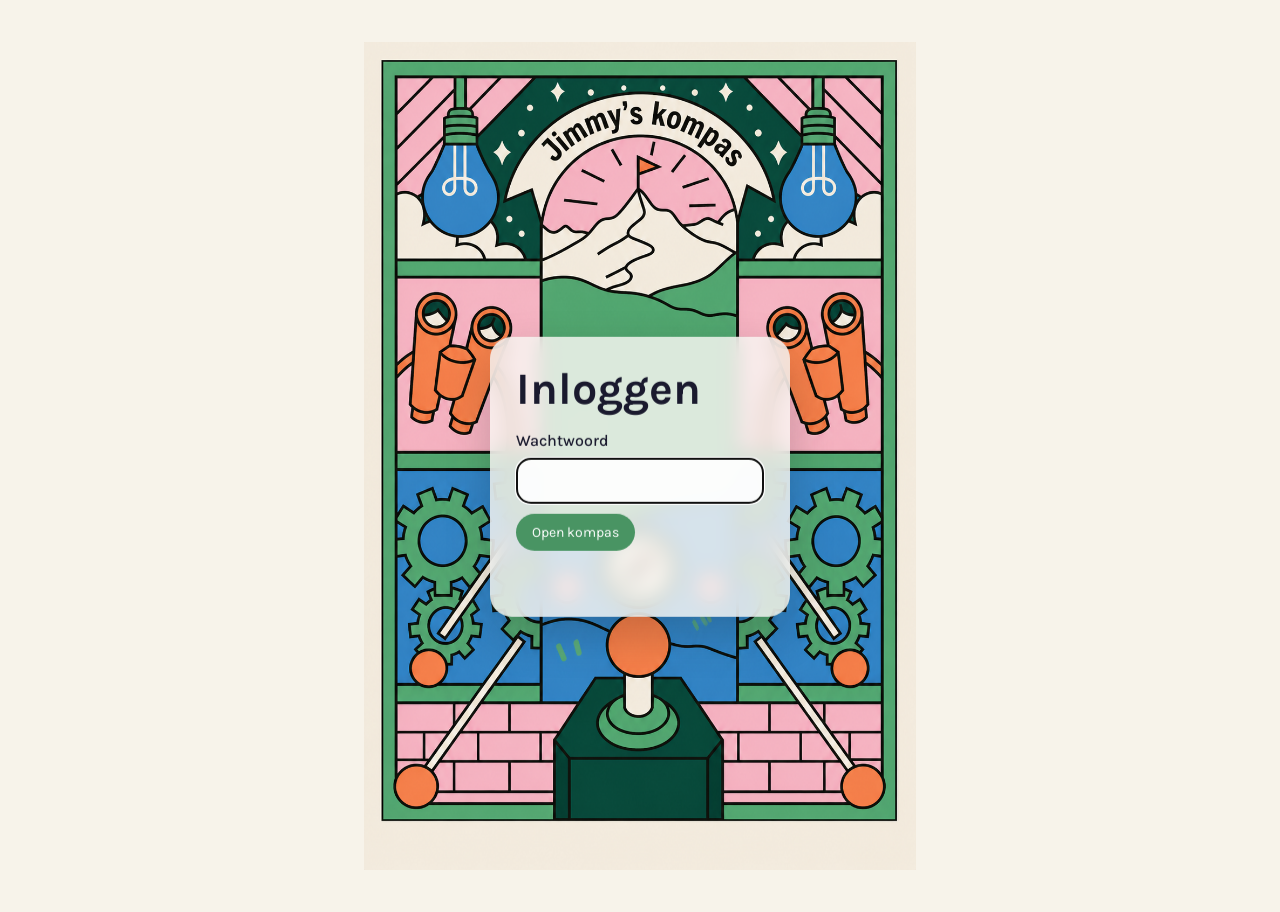
<file: index.html>
<!doctype html>
<html lang="nl">
<head>
  <meta charset="utf-8" />
  <meta name="viewport" content="width=device-width, initial-scale=1" />
  <title>Jimmy's Kompas</title>
  <link rel="preconnect" href="https://fonts.googleapis.com">
  <link rel="preconnect" href="https://fonts.gstatic.com" crossorigin>
  <link href="https://fonts.googleapis.com/css2?family=Instrument+Serif:ital@0;1&family=Playfair+Display:wght@400;500;600;700&family=Karla:wght@300;400;500;600;700;800&display=swap" rel="stylesheet">
  <link rel="stylesheet" href="styles.css?v=20260508-overzicht-weg" />
</head>
<body>
  <!-- LOGIN -->
  <div id="gate" class="gate">
    <div class="gate-art" aria-hidden="true">
      <img src="jimmys-kompas-login-poster.svg" alt="" />
    </div>
    <form class="gate-card gate-card--grass" autocomplete="off">
      <h1>Inloggen</h1>
      <label for="pw">Wachtwoord</label>
      <input id="pw" type="password" inputmode="text" />
      <button id="gate-submit" class="btn btn-primary" type="button">Open kompas</button>
      <p id="pw-error" class="error" role="alert">Niet de juiste code.</p>
    </form>
  </div>

  <main id="content">
    <!-- HERO -->
    <section class="hero theme-hero" id="top">
      <nav class="topnav" aria-label="Hoofdnavigatie">
        <div class="navlinks" aria-label="Desktop navigatie">
          <a href="#start">Start</a>
          <a href="#brein">Jouw brein</a>
          <a href="#week">Deze week</a>
          <a href="#routes">Routes</a>
          <a href="#beroepen">Beroepen</a>
          <a href="#scholen">Scholen</a>
          <a href="#oefenen">Oefenen</a>
        </div>
        <button class="menu-toggle" type="button" aria-expanded="false" aria-controls="primary-nav" aria-label="Menu openen">
          <span></span>
          <span></span>
          <span></span>
        </button>
      </nav>

      <div class="nav-drawer" id="nav-drawer" aria-hidden="true">
        <div class="nav-backdrop" id="nav-backdrop"></div>
        <div class="nav-panel" id="primary-nav">
          <button class="nav-close" type="button" aria-label="Menu sluiten">&#10005;</button>
          <a href="#start">Start</a>
          <a href="#brein">Jouw brein</a>
          <a href="#week">Deze week</a>
          <a href="#routes">Routes</a>
          <a href="#beroepen">Beroepen</a>
          <a href="#scholen">Scholen</a>
          <a href="#oefenen">Oefenen</a>
        </div>
      </div>

      <div class="hero-grid hero-grid--title-only">
        <h1 class="hero-title">Jimmy's<br>Kompas</h1>
        <a class="scroll-hint" href="#start">↓ scroll</a>
      </div>
    </section>


    <!-- START -->
    <section class="section section-intro intro-option intro-start" id="start">
      <div class="section-head">
        <p class="eyebrow">Start</p>
        <h2>Wat je hier vindt</h2>
        <p>Hier vind je scholen, een plan om sterker te worden op school en beroepen om te ontdekken wat je interessant vindt.</p>
        <p>Omdat het nu meivakantie is, gebruiken we dit ook om rustig vooruit te kijken naar het nieuwe schooljaar.</p>
        <div class="intro-start-steps">
          <p>Voor nu; niet alles tegelijk.</p>
          <ul class="intro-start-list">
            <li>School kiezen<br>Scholen bekijken, bewaren en vergelijken.</li>
            <li>Deze week<br>Kijken wat openstaat en wat eraan komt.</li>
            <li>Vragen opschrijven<br>Wat onduidelijk is, hoeft niet in je hoofd te blijven.</li>
          </ul>
        </div>
        <figure class="intro-art">
          <img src="wat-je-hier-vindt-art.svg" alt="" />
        </figure>
      </div>
    </section>

<!-- ══════════════════════════════════════════════════════
     BREIN + SCHOOL — samengevoegd
     Vervangt: <section id="brein"> én <section id="school">
     ══════════════════════════════════════════════════════ -->
<section class="section theme-brein" id="brein">

  <!-- 1 ── HEADER ───────────────────────────────────────── -->
  <div class="section-head">
    <p class="eyebrow">Jouw brein</p>
    <h2>Wat de tests laten zien</h2>
    <p>Drie tests, op drie verschillende momenten. Ze meten niet hetzelfde, en dat is precies waarom ze samen pas echt iets zeggen.</p>
  </div>


  <!-- 2 ── DRIE TESTKAARTEN ─────────────────────────────── -->
  <div class="grid cards-3">

    <article class="card">
      <p class="eyebrow">5 jaar · WPPSI-III</p>
      <h3>139 performaal IQ</h3>
      <p>Doe-onderdelen zoals<br>
         patronen, blokken en redeneren<br>
         ging bijzonder goed.<br>
         Taal was gemiddeld. Die kloof zat er al vroeg in.</p>
    </article>

    <article class="card">
      <p class="eyebrow">6 jaar · SON-R</p>
      <h3>145+ non-verbaal</h3>
      <p>Toen taal werd weggehaald,<br>
         zat je tegen het plafond<br>
         van wat de test kon meten.</p>
    </article>

    <article class="card">
      <p class="eyebrow">13 jaar · NIO</p>
      <h3>100 schoolvaardigheid</h3>
      <p>Een klassikale groepstest met veel taal.<br>
         Past bij eerdere tests.</p>
    </article>

  </div>


  <!-- 3 ── WAT DIT ZEGT ─────────────────────────────────── -->
  <div class="section-subhead" style="margin-top: clamp(38px,5vw,64px);">
    <h3>Wat dit samen zegt</h3>
    <p>In het onderzoek op je 6e merkten de onderzoekers iets op:
       terwijl je elke opdracht goed maakte, zei je de hele tijd dat je het niet kon.
       Je pakte de puzzels op, je loste ze op,
       en ondertussen geloofde je dat je faalde.
       Dat verschil tussen wat je doet en wat je denkt dat je doet:
       dat is het belangrijkste om over jezelf te weten.<br><br>
       Nu op school zie je dat ook terug.
       Sommige vakken gaan min of meer vanzelf.
       Maar andere vragen iets wat lastiger is dan het werk zelf:
       eerder beginnen, vaker proberen, ook als je niet zeker weet of het goed wordt.
       Wiskunde de dag voor een toets leren werkt soms,
       maar het gaat beter met kleine stukjes, eerder in de week.<br><br>
       Niet omdat je meer nodig hebt dan je hebt.
       Maar omdat wat je erin stopt, ook echt bepaalt wat je eruit haalt.</p>
  </div>


  <!-- 4 ── ZO LEER JIJ ─────────────────────────────────── -->
  <div class="school-block">
    <div class="school-subhead">
      <h3>Zo leer jij</h3>
      <p>Niet iedereen leert op dezelfde manier.
         Dit is wat bij jou past, niet als verplichting maar als informatie.</p>
    </div>

    <div class="grid cards-2">

      <article class="card">
        <h3>Als iets logisch in elkaar zit</h3>
        <p>Technische dingen, systemen, verbanden: die pik je snel op.
           Je hebt geen lange uitleg nodig. Je ziet hoe iets werkt
           en dan klopt het gewoon.</p>
      </article>

      <article class="card">
        <h3>Via verhalen en context</h3>
        <p>Losse feiten onthoud je minder goed. Maar als er een verhaal omheen zit,
           wie, waarom en wat er daarna gebeurde, blijft het hangen.
           Geschiedenis werkt daarom zo goed.</p>
      </article>

      <article class="card">
        <h3>Stukje voor stukje beginnen</h3>
        <p>Beginnen is soms het zwaarste deel, niet het werk zelf.
           Kleine stapjes helpen meer dan wachten tot je er klaar voor bent.
           Als je eenmaal bezig bent, gaat het vaak vanzelf.</p>
      </article>

      <article class="card">
        <h3>Met ruimte om te proberen</h3>
        <p>Engels zit er al in, omdat het nooit als leren voelde.
           Via games, video's, interest. Dat principe werkt overal:
           als mogen proberen veiliger voelt dan moeten slagen,
           leer je sneller.</p>
      </article>

    </div>
  </div>


  <!-- 5 ── WAAR ENERGIE ZIT (cijfers) ──────────────────── -->
  <div class="school-block school-block--energy">
    <div class="school-subhead">
      <h3>Waar je het ziet</h3>
      <p>Hier krijgt jouw manier van leren ruimte.
         Niet toevallig: dit zijn precies de vakken die bij jou passen.</p>
    </div>

    <div class="school-card-grid school-card-grid--energy">

      <article class="card school-card school-card--energy">
        <div class="school-card-head">
          <h4>Tech &amp; informatica</h4>
          <span class="school-grade">9,0</span>
        </div>
        <p>Logica en systemen, precies hoe jij denkt.
           Geen wonder dat dit vanzelf gaat.</p>
      </article>

      <article class="card school-card school-card--energy">
        <div class="school-card-head">
          <h4>Engels</h4>
          <span class="school-grade">8,8</span>
        </div>
        <p>Binnengekomen via games en interesse.
           Nooit als leren gevoeld, en toch perfect geleerd.</p>
      </article>

      <article class="card school-card school-card--energy">
        <div class="school-card-head">
          <h4>Geschiedenis</h4>
          <span class="school-grade">10</span>
        </div>
        <p>Verhalen onthouden is jouw ding.
           Dit vak speelt het spel op jouw manier.</p>
      </article>

    </div>
  </div>


  <!-- 6 ── OVER TAAL ───────────────────────────────────── -->
  <div class="school-block">
    <div class="school-subhead">
      <h3>Over taal leren</h3>
      <p>Engels is er al in, via de manier die voor jou werkt.
         Frans en Duits kunnen ook, maar vragen een andere aanpak.</p>
    </div>

    <div class="grid cards-2">

      <article class="card">
        <h3>Passief werkt bij jou goed</h3>
        <p>Engels zat er in zonder dat je het merkte.
           Dat is hoe jij taal oppikt: via series, games, muziek.
           Frans met Nederlandse ondertitels kijken werkt.
           Duits ook. Niet als huiswerk, gewoon af en toe.</p>
      </article>

      <article class="card">
        <h3>Lezen wat jij kiest</h3>
        <p>Schoolteksten voelen anders dan iets dat je zelf wil lezen.
           Een kort artikel over iets wat je echt interesseert,
           in het Frans, Duits of Nederlands, werkt beter
           dan een bladzijde die je moét lezen.</p>
      </article>

      <article class="card">
        <h3>Korte stukjes, niet alles tegelijk</h3>
        <p>Tien minuten per dag werkt beter dan één uur per week.
           Klein en regelmatig: dat past bij hoe jij dingen opslaat.
           Geen grote sessies, geen druk van perfectie.</p>
      </article>

      <article class="card">
        <h3>Proberen zonder gevolgen</h3>
        <p>Als het goed moet zijn vóór je begint, begin je nooit.
           De reden dat Engels werkte is dat een fout in een game
           geen cijfer opleverde. Die ruimte mag je ook bij andere talen nemen.</p>
      </article>

    </div>
  </div>


  <!-- 7 ── WAT MEER TIJD VRAAGT ────────────────────────── -->
  <div class="school-block">
    <div class="school-subhead">
      <h3>Wat meer tijd vraagt</h3>
      <p>Niet omdat je het niet kunt, maar omdat het een andere aanpak nodig heeft.</p>
    </div>

    <div class="school-card-grid school-card-grid--support">

      <article class="card school-card school-card--support">
        <div class="school-card-head">
          <h4>Starten</h4>
        </div>
        <p>Beginnen kost meer energie dan het werk zelf.
           Dat is geen luiheid, het is hoe jouw motor werkt.
           Kleine eerste stap helpt: één zin, één som, één minuut.</p>
      </article>

      <article class="card school-card school-card--support">
        <div class="school-card-head">
          <h4>Laten zien wat je weet</h4>
        </div>
        <p>Wat in je hoofd zit, komt er niet altijd vanzelf uit.
           Bij een toets of gesprek is dat soms moeilijker
           dan het denken zelf. Dat is te oefenen, rustig en stap voor stap.</p>
      </article>

      <article class="card school-card school-card--support">
        <div class="school-card-head">
          <h4>Wiskunde</h4>
        </div>
        <p>Abstract oefenen kost nu meer energie.
           Met uitleg en stap voor stap werken lukt het vaak beter.
           Jouw rekenkundig inzicht is hoog, maar de weg erheen vraagt structuur.</p>
      </article>

      <article class="card school-card school-card--support">
        <div class="school-card-head">
          <h4>Frans en Duits op school</h4>
        </div>
        <p>In een lokaal voelt taal anders dan via een scherm.
           Herhaling helpt, niet per se langer werken,
           maar vaker en kleiner. Tien minuten telt.</p>
      </article>

    </div>
  </div>

</section>
<!-- ══ einde sectie #brein ══ -->


        <!-- DEZE WEEK -->
    <section class="section theme-week" id="week">
      <div class="section-head">
        <h2>Deze week</h2>
        <p>Huiswerk en toetsen uit Magister. Kijk wat openstaat en wanneer iemand meekijkt.</p>
      </div>
      <div class="tabs">
        <button class="tab is-active" type="button" data-week-show="week-1">11 – 17 mei</button>
        <button class="tab" type="button" data-week-show="week-2">18 – 24 mei</button>
      </div>
      <div class="stack" data-week-panel="week-1">

        <div class="wa-today card" id="wa-today">
          <div class="wa-today-left">
            <p class="eyebrow" id="wa-today-label">Vandaag</p>
            <h3 class="wa-day-name" id="wa-day-name">—</h3>
            <p class="wa-date" id="wa-date"></p>
          </div>
          <div class="wa-today-right" id="wa-today-content">
            <p class="wa-routine-line"><strong>Vandaag geen huiswerk of toetsen.</strong></p>
            <p class="wa-routine-line">Even vrijhouden. Alleen Magister kort checken.</p>
          </div>
        </div>

        <!-- Ma 11 mei -->
        <article class="card work-card" data-week-date="2026-05-11" data-week-type="huiswerk" data-week-subject="Economie" data-week-summary="Economie opgaven paragraaf 1" data-week-action-label="Nakijken" data-week-action="zondagavond met papa">
          <div class="card-row"><p class="eyebrow">Economie · ma 11 mei</p><span class="pill">Huiswerk</span></div>
          <h3>Opgaven paragraaf 1 — hoofdstuk 5</h3>
          <p>Afmaken: opgaven van paragraaf 1 van hoofdstuk 5 (B. Burggraaf, lokaal 125).</p>
          <div class="info-grid">
            <p><strong>Les</strong><span>maandag 11 mei · les 4 (13:25) · lokaal 125</span></p>
            <p><strong>Nakijken</strong><span>zondagavond · papa</span></p>
            <p><strong>Notitie</strong><span>Markeer sommen waar je vastloopt zodat papa ze kan doornemen.</span></p>
          </div>
        </article>

        <!-- Di 12 mei -->
        <article class="card work-card" data-week-date="2026-05-12" data-week-type="opdracht" data-week-subject="Frans" data-week-summary="vlog inleveren voor Frans" data-week-action-label="Check" data-week-action="staat hij klaar en kun je hem openen?">
          <div class="card-row"><p class="eyebrow">Frans · di 12 mei</p><span class="pill accent">Opdracht</span></div>
          <h3>Vlog inleveren</h3>
          <p>Vlog klaar hebben en inleveren bij de les Frans (E. Dupont, lokaal 320, 2e uur).</p>
          <div class="info-grid">
            <p><strong>Deadline</strong><span>dinsdag 12 mei · les 2 (10:05) · lokaal 320</span></p>
            <p><strong>Checken</strong><span>maandag avond · mama</span></p>
            <p><strong>Notitie</strong><span>Zorg dat de vlog klaarstaat en bereikbaar is.</span></p>
          </div>
        </article>

        <!-- Wo 13 mei -->
        <article class="card work-card" data-week-date="2026-05-13" data-week-type="opdracht" data-week-subject="Engels" data-week-summary="Jack the Ripper presentatie" data-week-action-label="Check" data-week-action="staat de presentatie klaar en kun je hem openen?">
          <div class="card-row"><p class="eyebrow">Engels · wo 13 mei</p><span class="pill accent">Opdracht</span></div>
          <h3>Jack the Ripper — presentatie</h3>
          <p>PowerPoint van 5 slides inleveren. Kijk in Magister of er nog extra eisen bij staan.</p>
          <div class="info-grid">
            <p><strong>Deadline</strong><span>woensdag 13 mei · les 2 (10:15) · lokaal 125</span></p>
            <p><strong>Overhoren</strong><span>dinsdag avond · mama</span></p>
            <p><strong>Notitie</strong><span>PPT opslaan vóór je vertrekt. Check of hij opent.</span></p>
          </div>
        </article>

        <article class="card work-card" data-week-date="2026-05-13" data-week-type="meenemen" data-week-subject="Duits" data-week-summary="laptop, Neue Kontakte en schrift" data-week-action-label="Check" data-week-action="Check vanavond of alles in je tas zit.">
          <div class="card-row"><p class="eyebrow">Duits · wo 13 mei</p><span class="pill">Meenemen</span></div>
          <h3>Laptop + Neue Kontakte + schrift</h3>
          <p>Neem je laptop, Neue Kontakte Flex-boek B en je schrift mee naar school.</p>
          <div class="info-grid">
            <p><strong>Les</strong><span>woensdag 13 mei · les 3 (11:35) · lokaal 329 · L. Zenkic</span></p>
            <p><strong>Check</strong><span>dinsdagavond: liggen alle drie klaar in je tas?</span></p>
            <p><strong>Notitie</strong><span>Laptop hoeft niet opgeladen te zijn — wel mee.</span></p>
          </div>
        </article>

      </div>
      <div class="stack" data-week-panel="week-2" hidden>
        <article class="card work-card">
          <div class="card-row"><p class="eyebrow">Week van 18 mei</p><span class="pill">Checken</span></div>
          <h3>Toetsen en huiswerk komen eraan</h3>
          <p>Zodra er nieuwe toetsen of huiswerk in Magister staan, worden ze hier gezet.</p>
          <div class="info-grid">
            <p><strong>Check Magister</strong><span>vrijdag na school</span></p>
            <p><strong>Notitie</strong><span>Maak een foto van de toetsstof zodra die erin staat.</span></p>
          </div>
        </article>
      </div>

      <aside class="card week-method" aria-labelledby="week-method-title">
        <p class="eyebrow" id="week-method-title">Werkwijze</p>
        <div class="week-method-grid">
          <article class="week-method-item">
            <svg class="week-method-icon week-method-icon--purple" viewBox="0 0 48 48" aria-hidden="true">
              <rect x="8" y="10" width="32" height="30" rx="6"></rect>
              <path d="M16 6v8M32 6v8M8 18h32M17 29l5 5 10-12"></path>
            </svg>
            <h3>Overhoren</h3>
            <p>Wiskunde: 3 dagen van tevoren.<br>Andere toetsen: 2 dagen van tevoren.</p>
          </article>
          <article class="week-method-item">
            <svg class="week-method-icon week-method-icon--green" viewBox="0 0 48 48" aria-hidden="true">
              <circle cx="24" cy="24" r="17"></circle>
              <path d="M16 25l6 6 12-14"></path>
            </svg>
            <h3>Nakijken</h3>
            <p>Eén keer nakijken.<br>Alleen bij vragen kijken we verder.</p>
          </article>
          <article class="week-method-item">
            <svg class="week-method-icon week-method-icon--blue" viewBox="0 0 48 48" aria-hidden="true">
              <path d="M24 7v34M24 7l-6 6M24 7l6 6M24 41l-6-6M24 41l6-6M7 24h34M7 24l6-6M7 24l6 6M41 24l-6-6M41 24l-6 6"></path>
            </svg>
            <h3>Daarna</h3>
            <p>Jij kiest wat je aanpast.<br>Niet alles hoeft opnieuw.</p>
          </article>
          <article class="week-method-item">
            <svg class="week-method-icon week-method-icon--gold" viewBox="0 0 48 48" aria-hidden="true">
              <circle cx="24" cy="24" r="9"></circle>
              <path d="M24 5v6M24 37v6M5 24h6M37 24h6M10.6 10.6l4.2 4.2M33.2 33.2l4.2 4.2M37.4 10.6l-4.2 4.2M14.8 33.2l-4.2 4.2"></path>
            </svg>
            <h3>Weekend</h3>
            <p>Zo veel mogelijk vrij.<br>Maandagwerk liefst vrijdag klaar.<br>Moet er toch iets? Dan kies jij wat nodig is.</p>
          </article>
        </div>
      </aside>
    </section>

    <!-- OEFENEN -->
    <section class="section theme-practice" id="oefenen">
      <div class="section-head">
        <p class="eyebrow">Oefenen</p>
        <h2>Flipcards</h2>
        <p>Kies een vak en draai de kaart om. Markeer wat je al kent — de rest komt vanzelf terug.</p>
      </div>

      <div class="practice-layout">

        <aside class="card side-card practice-panel">
          <h3>Voortgang</h3>
          <div class="panel-score">
            <span class="panel-score-num" data-flip-mastered>0</span>
            <span class="panel-score-sep">/</span>
            <span class="panel-score-total" data-flip-total>0</span>
          </div>
          <p class="panel-score-label">kaarten beheerst</p>
          <div class="panel-bar" aria-hidden="true">
            <div class="panel-bar-fill" data-panel-bar-fill></div>
          </div>
          <div class="reward-box" data-reward-box hidden>
            <strong data-reward-title>Klaar! 🎉</strong>
            <p data-reward-text>Alle kaarten van dit deck beheerst.</p>
          </div>
          <p class="flip-keys-hint" aria-hidden="true">
            <kbd>Spatie</kbd> draaien<br>
            <kbd>→</kbd> Goed &nbsp; <kbd>↓</kbd> Oefenen
          </p>
        </aside>

        <div class="practice-main">
          <div class="deck-block">
            <h3>Kies een vak</h3>
            <div class="deck-grid" data-deck-grid="active">
              <button class="card deck-card is-active" type="button" data-flip-set="frans">
                <span>Frans</span>
                <small data-deck-count="frans">0 kaarten</small>
              </button>
              <button class="card deck-card" type="button" data-flip-set="duits">
                <span>Duits</span>
                <small data-deck-count="duits">0 kaarten</small>
              </button>
              <button class="card deck-card" type="button" data-flip-set="wiskunde">
                <span>Wiskunde</span>
                <small data-deck-count="wiskunde">0 kaarten</small>
              </button>
              <button class="card deck-card" type="button" data-flip-set="natuurkunde">
                <span>Natuurkunde</span>
                <small data-deck-count="natuurkunde">0 kaarten</small>
              </button>
              <button class="card deck-card" type="button" data-flip-set="nederlands">
                <span>Nederlands</span>
                <small data-deck-count="nederlands">0 kaarten</small>
              </button>
            </div>
          </div>

          <article class="card flip-card" data-flip-card>
            <div class="card-row">
              <p class="eyebrow" data-flip-subject>Frans</p>
              <span class="pill" data-flip-progress>1 / 5</span>
            </div>

            <div class="flip-scene" data-flip-scene>
              <div class="flip-inner" data-flip-inner>
                <div class="flip-front" data-flip-face-front>
                  <span data-flip-front>regarder</span>
                  <small><span class="flip-icon" aria-hidden="true">↻</span> Tik om te draaien</small>
                </div>
                <div class="flip-back" data-flip-face-back>
                  <p class="flip-back-label">Antwoord</p>
                  <strong data-flip-back>kijken</strong>
                  <p data-flip-example class="flip-example">Je regarde une vidéo.</p>
                </div>
              </div>
            </div>

            <div class="flip-empty" data-flip-empty hidden>
              <strong>Nog geen kaarten</strong>
              <p>Als er input is voor dit vak, kan hier een deck komen. Bijvoorbeeld woorden, begrippen, formules of voorbeeldstappen.</p>
            </div>

            <div class="actions flip-actions">
              <button class="btn btn-ghost flip-btn-unknown" type="button" data-flip-unknown>↩ Nog oefenen</button>
              <button class="btn btn-primary flip-btn-known" type="button" data-flip-known>✓ Goed</button>
              <button class="btn btn-soft flip-btn-shuffle" type="button" data-flip-shuffle title="Schud de volgorde door elkaar">⇄</button>
            </div>
          </article>

          <details class="card deck-later">
            <summary>Later</summary>
            <p>Deze vakken staan alvast klaar. Je hoeft er niets mee als er nog geen kaarten zijn.</p>
            <div class="deck-grid" data-deck-grid="later">
              <button class="card deck-card" type="button" data-flip-set="scheikunde">
                <span>Scheikunde</span>
                <small data-deck-count="scheikunde">0 kaarten</small>
              </button>
            </div>
          </details>
        </div>
      </div>
    </section>

    <!-- BEROEPEN -->
    <section class="section theme-beroepen" id="beroepen">

      <div class="layout-split-head">
        <div class="section-head">
          <p class="eyebrow">Beroepen</p>
          <h2>Later begint<br>met proberen</h2>
          <p>Door dingen uit te proberen ontdek je wat bij je past. Gitaar, schrijven, schaken, koken, tekenen of sporten: zo merk je wat je energie geeft.</p>
        </div>
        <figure class="card card-photo card-photo--hero">
          <img src="jimmy-hero.jpg" alt="" />
        </figure>
      </div>

      <div class="module-layout">

        <aside class="card side-card" id="beroepen-selectie" aria-label="Bewaarde beroepen">
          <h3><span>Dit vind ik</span><span>interessant</span></h3>
          <span class="count" data-job-count>0</span>
          <div class="saved-list" data-job-list>
            <p>Bewaar wat nieuwsgierigheid oproept.</p>
          </div>
        </aside>

        <div>
          <div class="grid cards-3">

            <!-- 01 --> <article class="card item-card" data-job-id="ai-engineer"><p class="eyebrow">Tech</p><h3 class="card-title">AI Engineer</h3><p class="card-text">Slimme systemen bouwen met code, data en logica.</p><div class="actions"><button class="btn btn-primary" type="button" data-open-job>Lees meer</button><button class="btn btn-soft" type="button" data-save-job>Bewaar</button></div></article>

            <!-- 02 --> <article class="card item-card" data-job-id="animator"><p class="eyebrow">Animatie</p><h3 class="card-title">Animator</h3><p class="card-text">Beweging, fantasie en verhalen tot leven brengen.</p><div class="actions"><button class="btn btn-primary" type="button" data-open-job>Lees meer</button><button class="btn btn-soft" type="button" data-save-job>Bewaar</button></div></article>

            <!-- 03 --> <article class="card item-card" data-job-id="architect"><p class="eyebrow">Ruimte</p><h3 class="card-title">Architect</h3><p class="card-text">Gebouwen en ruimtes bedenken die mensen gebruiken.</p><div class="actions"><button class="btn btn-primary" type="button" data-open-job>Lees meer</button><button class="btn btn-soft" type="button" data-save-job>Bewaar</button></div></article>

            <article class="card item-card card-photo card-photo--borderless">
              <img src="jimmy-5.jpg" alt="" loading="lazy" />
              <div class="photo-caption">
                <p class="eyebrow">STEDEN BEKIJKEN</p>
              </div>
            </article>

            <!-- 04 --> <article class="card item-card" data-job-id="bioloog"><p class="eyebrow">Natuur</p><h3 class="card-title">Bioloog</h3><p class="card-text">Natuur, dieren en leven observeren en begrijpen.</p><div class="actions"><button class="btn btn-primary" type="button" data-open-job>Lees meer</button><button class="btn btn-soft" type="button" data-save-job>Bewaar</button></div></article>



            <!-- 07 --> <article class="card item-card" data-job-id="content-creator"><p class="eyebrow">Media</p><h3 class="card-title">Content Creator</h3><p class="card-text">Video's, ideeën en verhalen maken voor online platforms.</p><div class="actions"><button class="btn btn-primary" type="button" data-open-job>Lees meer</button><button class="btn btn-soft" type="button" data-save-job>Bewaar</button></div></article>

            <!-- 08 --> <article class="card item-card" data-job-id="data-analist"><p class="eyebrow">Data</p><h3 class="card-title">Data Analist</h3><p class="card-text">Patronen vinden in cijfers, gedrag en informatie.</p><div class="actions"><button class="btn btn-primary" type="button" data-open-job>Lees meer</button><button class="btn btn-soft" type="button" data-save-job>Bewaar</button></div></article>



            <!-- 09 --> <article class="card item-card" data-job-id="dierenverzorger"><p class="eyebrow">Natuur</p><h3 class="card-title">Dierenverzorger</h3><p class="card-text">Zorgen voor dieren, gedrag begrijpen en observeren.</p><div class="actions"><button class="btn btn-primary" type="button" data-open-job>Lees meer</button><button class="btn btn-soft" type="button" data-save-job>Bewaar</button></div></article>

            <!-- 11 --> <article class="card item-card beroep-hidden" data-job-id="docent"><p class="eyebrow">Onderwijs</p><h3 class="card-title">Docent</h3><p class="card-text">Iets uitleggen zodat anderen het begrijpen en groeien.</p><div class="actions"><button class="btn btn-primary" type="button" data-open-job>Lees meer</button><button class="btn btn-soft" type="button" data-save-job>Bewaar</button></div></article>

            <!-- 12 --> <article class="card item-card beroep-hidden" data-job-id="acteur"><p class="eyebrow">THEATER</p><h3 class="card-title">Acteur</h3><p class="card-text">In een rol stappen en een verhaal tot leven brengen.</p><div class="actions"><button class="btn btn-primary" type="button" data-open-job>Lees meer</button><button class="btn btn-soft" type="button" data-save-job>Bewaar</button></div></article>

            <article class="card item-card card-photo card-photo--borderless beroep-hidden">
              <img src="jimmy-3.jpg" alt="" loading="lazy" />
              <div class="photo-caption">
                <p class="eyebrow">EEN VERHAAL SPELEN</p>
              </div>
            </article>

            <!-- 13 --> <article class="card item-card beroep-hidden" data-job-id="ethical-hacker"><p class="eyebrow">Security</p><h3 class="card-title">Ethical Hacker</h3><p class="card-text">Fouten vinden voordat anderen dat doen.</p><div class="actions"><button class="btn btn-primary" type="button" data-open-job>Lees meer</button><button class="btn btn-soft" type="button" data-save-job>Bewaar</button></div></article>

            <!-- 14 --> <article class="card item-card beroep-hidden" data-job-id="filmmaker"><p class="eyebrow">Film</p><h3 class="card-title">Filmmaker</h3><p class="card-text">Beelden, geluid en verhalen combineren tot een ervaring.</p><div class="actions"><button class="btn btn-primary" type="button" data-open-job>Lees meer</button><button class="btn btn-soft" type="button" data-save-job>Bewaar</button></div></article>

            <!-- 15 --> <article class="card item-card beroep-hidden" data-job-id="filosoof"><p class="eyebrow">Denken</p><h3 class="card-title">Filosoof</h3><p class="card-text">Vragen stellen over mensen, keuzes, waarheid en hoe de wereld werkt.</p><div class="actions"><button class="btn btn-primary" type="button" data-open-job>Lees meer</button><button class="btn btn-soft" type="button" data-save-job>Bewaar</button></div></article>

            <article class="card item-card card-photo card-photo--borderless beroep-hidden">
              <img src="jimmy-4.jpg" alt="" loading="lazy" />
              <div class="photo-caption">
                <p class="eyebrow">GOED KIJKEN</p>
              </div>
            </article>

            <!-- 16 --> <article class="card item-card beroep-hidden" data-job-id="fotograaf"><p class="eyebrow">Beeld</p><h3 class="card-title">Fotograaf</h3><p class="card-text">Kijken, timing voelen en verhalen vangen in beeld.</p><div class="actions"><button class="btn btn-primary" type="button" data-open-job>Lees meer</button><button class="btn btn-soft" type="button" data-save-job>Bewaar</button></div></article>

            <!-- 17 --> <article class="card item-card beroep-hidden" data-job-id="front-end-developer"><p class="eyebrow">Code</p><h3 class="card-title">Front-end Developer</h3><p class="card-text">Websites en apps bouwen die mensen gebruiken.</p><div class="actions"><button class="btn btn-primary" type="button" data-open-job>Lees meer</button><button class="btn btn-soft" type="button" data-save-job>Bewaar</button></div></article>

            <!-- 18 --> <article class="card item-card beroep-hidden" data-job-id="game-developer"><p class="eyebrow">Game</p><h3 class="card-title">Game Developer</h3><p class="card-text">Werelden, regels en interactie maken.</p><div class="actions"><button class="btn btn-primary" type="button" data-open-job>Lees meer</button><button class="btn btn-soft" type="button" data-save-job>Bewaar</button></div></article>

            <article class="card item-card card-photo card-photo--borderless beroep-hidden">
              <img src="jimmy-6.jpg" alt="" loading="lazy" />
              <div class="photo-caption">
                <p class="eyebrow">SNEL KIEZEN</p>
              </div>
            </article>

            <!-- 19 --> <article class="card item-card beroep-hidden" data-job-id="geoloog"><p class="eyebrow">Aarde</p><h3 class="card-title">Geoloog</h3><p class="card-text">Ontdekken hoe de aarde, stenen, bergen en natuur zijn ontstaan.</p><div class="actions"><button class="btn btn-primary" type="button" data-open-job>Lees meer</button><button class="btn btn-soft" type="button" data-save-job>Bewaar</button></div></article>

            <!-- 21 --> <article class="card item-card beroep-hidden" data-job-id="grafisch-ontwerper"><p class="eyebrow">Design</p><h3 class="card-title">Grafisch Ontwerper</h3><p class="card-text">Vorm, kleur en beeld gebruiken om iets duidelijk te maken.</p><div class="actions"><button class="btn btn-primary" type="button" data-open-job>Lees meer</button><button class="btn btn-soft" type="button" data-save-job>Bewaar</button></div></article>

            <!-- 22 --> <article class="card item-card beroep-hidden" data-job-id="industrieel-ontwerper"><p class="eyebrow">Product</p><h3 class="card-title">Industrieel Ontwerper</h3><p class="card-text">Producten slimmer, mooier en handiger maken.</p><div class="actions"><button class="btn btn-primary" type="button" data-open-job>Lees meer</button><button class="btn btn-soft" type="button" data-save-job>Bewaar</button></div></article>

            <!-- 23 --> <article class="card item-card beroep-hidden" data-job-id="journalist"><p class="eyebrow">Media</p><h3 class="card-title">Journalist</h3><p class="card-text">Vragen stellen, onderzoeken en verhalen vertellen.</p><div class="actions"><button class="btn btn-primary" type="button" data-open-job>Lees meer</button><button class="btn btn-soft" type="button" data-save-job>Bewaar</button></div></article>

            <!-- 24 --> <article class="card item-card beroep-hidden" data-job-id="kindercoach"><p class="eyebrow">Mens</p><h3 class="card-title">Kindercoach</h3><p class="card-text">Kinderen helpen groeien, begrijpen en sterker worden.</p><div class="actions"><button class="btn btn-primary" type="button" data-open-job>Lees meer</button><button class="btn btn-soft" type="button" data-save-job>Bewaar</button></div></article>

            <!-- 25 --> <article class="card item-card beroep-hidden" data-job-id="chef-kok"><p class="eyebrow">Eten</p><h3 class="card-title">Kok / Food Creator</h3><p class="card-text">Smaak, creativiteit en timing combineren in gerechten.</p><div class="actions"><button class="btn btn-primary" type="button" data-open-job>Lees meer</button><button class="btn btn-soft" type="button" data-save-job>Bewaar</button></div></article>

            <!-- 26 --> <article class="card item-card beroep-hidden" data-job-id="kunstenaar"><p class="eyebrow">Kunst</p><h3 class="card-title">Kunstenaar</h3><p class="card-text">Ideeën, gevoel en verbeelding omzetten in beeld, vorm of sfeer.</p><div class="actions"><button class="btn btn-primary" type="button" data-open-job>Lees meer</button><button class="btn btn-soft" type="button" data-save-job>Bewaar</button></div></article>

            <!-- 28 --> <article class="card item-card beroep-hidden" data-job-id="marien-bioloog"><p class="eyebrow">Zee</p><h3 class="card-title">Marien Bioloog</h3><p class="card-text">Onderzoeken hoe dieren en leven in zee samenwerken en overleven.</p><div class="actions"><button class="btn btn-primary" type="button" data-open-job>Lees meer</button><button class="btn btn-soft" type="button" data-save-job>Bewaar</button></div></article>

            <!-- 29 --> <article class="card item-card beroep-hidden" data-job-id="ondernemer"><p class="eyebrow">Eigen ding</p><h3 class="card-title">Ondernemer</h3><p class="card-text">Een idee starten en kijken of het werkt.</p><div class="actions"><button class="btn btn-primary" type="button" data-open-job>Lees meer</button><button class="btn btn-soft" type="button" data-save-job>Bewaar</button></div></article>

            <!-- 30 --> <article class="card item-card beroep-hidden" data-job-id="onderzoeker"><p class="eyebrow">Onderzoek</p><h3 class="card-title">Onderzoeker</h3><p class="card-text">Nieuwsgierig zoeken naar hoe iets echt zit.</p><div class="actions"><button class="btn btn-primary" type="button" data-open-job>Lees meer</button><button class="btn btn-soft" type="button" data-save-job>Bewaar</button></div></article>

            <!-- 32 --> <article class="card item-card beroep-hidden" data-job-id="product-designer"><p class="eyebrow">Design</p><h3 class="card-title">Product Designer</h3><p class="card-text">Producten bedenken die logisch, bruikbaar en mooi zijn.</p><div class="actions"><button class="btn btn-primary" type="button" data-open-job>Lees meer</button><button class="btn btn-soft" type="button" data-save-job>Bewaar</button></div></article>

            <!-- 33 --> <article class="card item-card beroep-hidden" data-job-id="psycholoog"><p class="eyebrow">Mens</p><h3 class="card-title">Psycholoog</h3><p class="card-text">Mensen begrijpen, luisteren en gedrag leren herkennen.</p><div class="actions"><button class="btn btn-primary" type="button" data-open-job>Lees meer</button><button class="btn btn-soft" type="button" data-save-job>Bewaar</button></div></article>

            <!-- 34 --> <article class="card item-card beroep-hidden" data-job-id="rechercheur"><p class="eyebrow">Puzzel</p><h3 class="card-title">Rechercheur</h3><p class="card-text">Patronen zoeken, puzzels oplossen en verbanden ontdekken.</p><div class="actions"><button class="btn btn-primary" type="button" data-open-job>Lees meer</button><button class="btn btn-soft" type="button" data-save-job>Bewaar</button></div></article>

            <!-- 35 --> <article class="card item-card beroep-hidden" data-job-id="regisseur"><p class="eyebrow">Regie</p><h3 class="card-title">Regisseur</h3><p class="card-text">Verhalen, mensen en sfeer samenbrengen tot één geheel.</p><div class="actions"><button class="btn btn-primary" type="button" data-open-job>Lees meer</button><button class="btn btn-soft" type="button" data-save-job>Bewaar</button></div></article>

            <!-- 36 --> <article class="card item-card beroep-hidden" data-job-id="robotics-engineer"><p class="eyebrow">Robotica</p><h3 class="card-title">Robotics Engineer</h3><p class="card-text">Machines laten bewegen, reageren en taken uitvoeren.</p><div class="actions"><button class="btn btn-primary" type="button" data-open-job>Lees meer</button><button class="btn btn-soft" type="button" data-save-job>Bewaar</button></div></article>

            <article class="card item-card beroep-hidden" data-job-id="schrijver"><p class="eyebrow">Verhaal</p><h3 class="card-title">Schrijver</h3><p class="card-text">Verhalen, ideeën en fantasie omzetten in woorden.</p><div class="actions"><button class="btn btn-primary" type="button" data-open-job>Lees meer</button><button class="btn btn-soft" type="button" data-save-job>Bewaar</button></div></article>

            <!-- 38 --> <article class="card item-card beroep-hidden" data-job-id="sportcoach"><p class="eyebrow">Sport</p><h3 class="card-title">Sportcoach</h3><p class="card-text">Motiveren, begeleiden en samen beter worden.</p><div class="actions"><button class="btn btn-primary" type="button" data-open-job>Lees meer</button><button class="btn btn-soft" type="button" data-save-job>Bewaar</button></div></article>

            <!-- 39 --> <article class="card item-card beroep-hidden" data-job-id="strateeg"><p class="eyebrow">STRATEGIE</p><h3 class="card-title">Strateeg</h3><p class="card-text">Vooruitdenken, patronen zien en slimme keuzes maken.</p><div class="actions"><button class="btn btn-primary" type="button" data-open-job>Lees meer</button><button class="btn btn-soft" type="button" data-save-job>Bewaar</button></div></article>

            <article class="card item-card card-photo card-photo--borderless beroep-hidden">
              <img src="jimmy-1.jpg" alt="" loading="lazy" />
              <div class="photo-caption">
                <p class="eyebrow">VOORUITDENKEN</p>
              </div>
            </article>

            <!-- 40 --> <article class="card item-card beroep-hidden" data-job-id="technisch-maker"><p class="eyebrow">Techniek</p><h3 class="card-title">Technisch Maker</h3><p class="job-subtitle">(Mechanical Engineer)</p><p class="card-text">Dingen bouwen, testen en verbeteren.</p><div class="actions"><button class="btn btn-primary" type="button" data-open-job>Lees meer</button><button class="btn btn-soft" type="button" data-save-job>Bewaar</button></div></article>

            <article class="card item-card card-photo card-photo--borderless beroep-hidden">
              <img src="jimmy-2.jpg" alt="" loading="lazy" />
              <div class="photo-caption">
                <p class="eyebrow">BOUWEN</p>
              </div>
            </article>

            <!-- 41 --> <article class="card item-card beroep-hidden" data-job-id="uitvinder"><p class="eyebrow">Maken</p><h3 class="card-title">Uitvinder</h3><p class="card-text">Experimenteren, bouwen en nieuwe ideeën uitproberen.</p><div class="actions"><button class="btn btn-primary" type="button" data-open-job>Lees meer</button><button class="btn btn-soft" type="button" data-save-job>Bewaar</button></div></article>

            <!-- 43 --> <article class="card item-card beroep-hidden" data-job-id="ux-designer"><p class="eyebrow">Mens + tech</p><h3 class="card-title">UX Designer</h3><p class="card-text">Snappen hoe mensen denken en digitale ervaringen verbeteren.</p><div class="actions"><button class="btn btn-primary" type="button" data-open-job>Lees meer</button><button class="btn btn-soft" type="button" data-save-job>Bewaar</button></div></article>

            <!-- 44 --> <article class="card item-card beroep-hidden" data-job-id="wetenschapper"><p class="eyebrow">Wetenschap</p><h3 class="card-title">Wetenschapper</h3><p class="card-text">Testen, onderzoeken en ontdekken hoe dingen werken.</p><div class="actions"><button class="btn btn-primary" type="button" data-open-job>Lees meer</button><button class="btn btn-soft" type="button" data-save-job>Bewaar</button></div></article>

          </div>

          <div class="load-more-wrap">
            <button class="btn btn-ghost" id="load-more-jobs" type="button" aria-expanded="false">↓ Meer beroepen laden</button>
          </div>

        </div>
      </div>

    </section>

    <!-- SCHOLEN -->
    <section class="section theme-warm" id="over-de-scholen">
      <div class="section-head">
        <p class="eyebrow">Voor Jimmy</p>
        <h2>Kijken naar<br>scholen</h2>
        <p>Dit is wat we denken over de scholen, wat goed kan passen bij jou en waar je op kunt letten.</p>
      </div>

      <div class="editorial">
        <p class="editorial-lead">Niet alleen kijken naar cijfers of niveau, maar ook naar wat een school met je doet als je er elke dag rondloopt.</p>

        <ul class="clean-list">
          <li>hoe leerlingen met elkaar omgaan;</li>
          <li>hoe rustig of druk een school voelt;</li>
          <li>of leraren duidelijk en eerlijk zijn;</li>
          <li>of je jezelf veilig voelt;</li>
          <li>en of je daar weer vertrouwen kunt krijgen.</li>
        </ul>

        <blockquote class="pull-quote">
          “De beste school is niet automatisch de school met het hoogste niveau. Het is de plek waar je weer rustig kunt leren en jezelf kunt zijn.”
        </blockquote>

        <div class="ornament" aria-hidden="true">✦ &nbsp; ✦ &nbsp; ✦</div>

        <!-- De Apollo -->
        <div class="editorial-school">
          <span class="count">1</span>
          <div>
            <h3>De Apollo</h3>
            <p>Kleine school in Amsterdam-Buitenveldert. Docenten kennen je bij naam — dat is geen marketingpraatje maar een structurele eigenschap van een school die bewust klein blijft. Vmbo-t en havo zitten op dezelfde locatie, dus doorstromen betekent niet opnieuw wennen aan een compleet nieuwe plek. Je kunt er niet anoniem worden, wat nu juist een voordeel is.</p>
            <div class="school-meta">
              <span class="pill match">Sfeer: warm en rustig</span>
              <span class="pill match">Havo-kans: goed</span>
              <span class="pill risk">Let op: kleine groep — pech met klasgenoten telt zwaarder</span>
            </div>
          </div>
        </div>

        <!-- CSB -->
        <div class="editorial-school">
          <span class="count">2</span>
          <div>
            <h3>CSB Amsterdam</h3>
            <p>De dichtste van de vijf — 25 tot 40 minuten met de tram. Gemengde school met vmbo-t, havo en vwo onder één dak. Groot genoeg dat je mensen kunt vinden die op je lijken. Klein genoeg dat je niet verdwijnt. Die reistijd is een echt voordeel: meer energie voor jezelf als je thuiskomt.</p>
            <div class="school-meta">
              <span class="pill match">Sfeer: persoonlijk en gemengd</span>
              <span class="pill match">Havo-kans: goed</span>
              <span class="pill note">Vraag op de open dag hoe mentoraanpak werkt</span>
            </div>
          </div>
        </div>

        <!-- Geert Groote -->
        <div class="editorial-school">
          <span class="count">3</span>
          <div>
            <h3>Geert Groote College</h3>
            <p>Vrijeschool — maar niet zoals je misschien denkt. Geen zweverigheid. Wel een ander ritme: periodeonderwijs. Dat betekent dat je drie weken lang écht in één onderwerp duikt in plaats van elke dag zes vakken die net niet diep genoeg gaan. Als je snel verbanden legt, is dat een kans. En dit: van alle vijf scholen stroomt hier de meeste mavo door naar havo — de helft van de leerlingen. Dat zegt iets over hoe de school haar leerlingen ziet.</p>
            <div class="school-meta">
              <span class="pill match">Sfeer: creatief en zacht</span>
              <span class="pill match">Havo-doorstroom: hoogste van de vijf (50%)</span>
              <span class="pill risk">Let op: je stapt in een groep die elkaar soms al kent</span>
            </div>
          </div>
        </div>

        <!-- Spinoza20first -->
        <div class="editorial-school">
          <span class="count">4</span>
          <div>
            <h3>Spinoza20first</h3>
            <p>Conceptueel spannend — je leert hier op je eigen manier, onderzoekend en projectmatig. Dat klinkt perfect voor iemand die slim is maar vastgelopen. Maar zelfgestuurd leren werkt alleen als je al weet wie je bent. En 46 minuten reistijd kost iedere dag meer energie dan het op papier klinkt. Dit is een interessantere optie als je meer in jezelf gelooft dan nu.</p>
            <div class="school-meta">
              <span class="pill note">Sfeer: modern en vrij</span>
              <span class="pill risk">Vraagt veel zelfredzaamheid — nu waarschijnlijk te vroeg</span>
              <span class="pill risk">Reistijd: ± 40–50 min</span>
            </div>
          </div>
        </div>

        <!-- Berlage -->
        <div class="editorial-school">
          <span class="count">5</span>
          <div>
            <h3>Berlage Lyceum</h3>
            <p>Intellectueel interessant, tweetalig en ambitieus. De school trekt scherpe mensen aan. Maar 43 minuten reistijd is veel als je nu energie nodig hebt voor andere dingen. De selectieve zij-instroomprocedure voegt prestatiedruk toe op precies het moment dat je die het minste kunt gebruiken. Over twee jaar, als je meer zelfvertrouwen hebt opgebouwd, is dit een interessantere optie.</p>
            <div class="school-meta">
              <span class="pill note">Sfeer: ambitieus en stads</span>
              <span class="pill risk">Prestatiecultuur — verkeerde timing</span>
              <span class="pill risk">Reistijd: ± 42–43 min + selectieprocedure</span>
            </div>
          </div>
        </div>

        <div class="ornament" aria-hidden="true">✦ &nbsp; ✦ &nbsp; ✦</div>

      </div>
    </section>

    <section class="section theme-school" id="scholen">
      <div class="section-head">
        <h2>Scholen</h2>
        <p>Welke school past bij jou? We kijken naar niveau, sfeer, begeleiding en reistijd.</p>
        <p><strong>Het doel:</strong> vmbo-t starten, havo openhouden, liefst op dezelfde school, max. 45 min reizen.</p>
      </div>
      <div class="filters" data-school-filters>
        <button class="tab is-active" data-filter="all" type="button">Alle</button>
        <button class="tab" data-filter="logical" type="button">Dichtbij & logisch</button>
        <button class="tab" data-filter="alternative" type="button">Andere route</button>
        <button class="tab" data-filter="strong" type="button">Sterke match</button>
        <button class="tab" data-filter="small" type="button">Kleinere school</button>
        <button class="tab" data-filter="both" type="button">vmbo-t + havo</button>
      </div>
      <div class="module-layout">
        <aside class="card side-card">
          <h3>Mijn selectie</h3>
          <span class="count" data-school-count>0</span>
          <div class="saved-list" data-school-list><p>Bewaar scholen die je interessant vindt.</p></div>
          <button class="btn btn-primary" type="button" data-open-compare disabled>Vergelijk mijn selectie</button>
        </aside>
        <div class="stack">
          <div class="group" data-school-group="Dichtbij &amp; logisch">
            <h3 class="group-title">Dichtbij &amp; logisch</h3>
            <p class="group-text">De meest praktische opties: dichtbij, vmbo-t mogelijk en havo blijft open. Goed vertrekpunt — bekijk ook de groepen eronder.</p>
            <div class="stack">
            <article class="card item-card" data-school-id="amstelveen-college" data-group="Dichtbij &amp; logisch" data-match="sterk" data-size="Groot" data-vmbo="Ja" data-havo="Ja">
              <h3 class="card-title">Amstelveen College</h3>
              <p class="card-text">± 20–30 min · vmbo-t/mavo, havo, vwo</p>
              <p class="card-text">Dichtbij en breed. Je kunt vmbo-t starten en havo openhouden zonder meteen opnieuw van school te wisselen.</p>
              <div class="actions">
                <button class="btn btn-soft" type="button" data-save-school>☆ Bewaar</button>
                <button class="btn btn-ghost" type="button" data-open-school>Lees meer</button>
              </div>
            </article>

            <article class="card item-card" data-school-id="hwc" data-group="Dichtbij &amp; logisch" data-match="sterk" data-size="Groot" data-vmbo="Ja" data-havo="Ja">
              <h3 class="card-title">Hermann Wesselink College</h3>
              <p class="card-text">± 20–35 min · vmbo-t, havo, vwo</p>
              <p class="card-text">Dichtbij en bekend. Als blijven realistisch is, hoef je niet opnieuw te wennen.</p>
              <div class="actions">
                <button class="btn btn-soft" type="button" data-save-school>☆ Bewaar</button>
                <button class="btn btn-ghost" type="button" data-open-school>Lees meer</button>
              </div>
            </article>

            <article class="card item-card" data-school-id="csb" data-group="Dichtbij &amp; logisch" data-match="sterk" data-size="Middelgroot" data-vmbo="Ja" data-havo="Ja">
              <h3 class="card-title">CSB</h3>
              <p class="card-text">± 25–40 min · mavo, havo, vwo</p>
              <p class="card-text">Goede Amsterdam-optie binnen reistijd. Mavo en havo zitten op één school.</p>
              <div class="actions">
                <button class="btn btn-soft" type="button" data-save-school>☆ Bewaar</button>
                <button class="btn btn-ghost" type="button" data-open-school>Lees meer</button>
              </div>
            </article></div>
          </div>
        
          <div class="group" data-school-group="Andere route">
            <h3 class="group-title">Andere route</h3>
            <p class="group-text">Iets verder, maar de moeite waard om serieus te bekijken. De Apollo en Geert Groote College zijn hier allebei sterke opties — alleen verder weg.</p>
            <div class="stack">
            <article class="card item-card" data-school-id="futuris" data-group="Andere route" data-match="kan" data-size="Kleiner" data-vmbo="Ja" data-havo="Via overstap">
              <h3 class="card-title">Futuris</h3>
              <p class="card-text">± 20–35 min · vmbo-b/k/t, mavo-havo route</p>
              <p class="card-text">Kan rust geven als een praktischere omgeving beter past. Profielen zoals game &amp; technologie kunnen energie geven.</p>
              <div class="actions">
                <button class="btn btn-soft" type="button" data-save-school>☆ Bewaar</button>
                <button class="btn btn-ghost" type="button" data-open-school>Lees meer</button>
              </div>
            </article>

            <article class="card item-card" data-school-id="apollo" data-group="Andere route" data-match="specifiek" data-size="Klein" data-vmbo="Ja" data-havo="Ja">
              <h3 class="card-title">De Apollo</h3>
              <p class="card-text">± 30–45 min · vmbo-t, havo</p>
              <p class="card-text">Kleinere school met vmbo-t en havo. Interessant als rust en begeleiding belangrijk zijn.</p>
              <div class="actions">
                <button class="btn btn-soft" type="button" data-save-school>☆ Bewaar</button>
                <button class="btn btn-ghost" type="button" data-open-school>Lees meer</button>
              </div>
            </article>

            <article class="card item-card" data-school-id="spinoza20first" data-group="Andere route" data-match="sterk" data-size="Relatief kleiner" data-vmbo="Ja" data-havo="Ja">
              <h3 class="card-title">Spinoza20first</h3>
              <p class="card-text">± 40–50 min · mavo, havo, vwo</p>
              <p class="card-text">Inhoudelijk interessant door dalton, onderzoeken en ontwerpen. Kan goed passen bij zelfstandig denken.</p>
              <div class="actions">
                <button class="btn btn-soft" type="button" data-save-school>☆ Bewaar</button>
                <button class="btn btn-ghost" type="button" data-open-school>Lees meer</button>
              </div>
            </article>

            <article class="card item-card" data-school-id="geert-groote" data-group="Andere route" data-match="kan" data-size="Middelgroot" data-vmbo="Ja" data-havo="Ja">
              <h3 class="card-title">Geert Groote College</h3>
              <p class="card-text">± 35–50 min · mavo, havo, vwo</p>
              <p class="card-text">Kan rustiger en menselijker voelen dan een strak schoolsysteem.</p>
              <div class="actions">
                <button class="btn btn-soft" type="button" data-save-school>☆ Bewaar</button>
                <button class="btn btn-ghost" type="button" data-open-school>Lees meer</button>
              </div>
            </article>


            <article class="card item-card" data-school-id="ir-lely-lyceum" data-group="Andere route" data-match="kan" data-size="Groot" data-vmbo="Ja" data-havo="Ja">
              <h3 class="card-title">Ir. Lely Lyceum</h3>
              <p class="card-text">± 45–55 min · mavo, havo, vwo, technasium</p>
              <p class="card-text">Grote school met duidelijke structuur en relatief veel richtingen. Technisch, praktisch en sportief profiel komt hier meer terug dan op veel andere scholen.</p>
              <div class="actions">
                <button class="btn btn-soft" type="button" data-save-school>☆ Bewaar</button>
                <button class="btn btn-ghost" type="button" data-open-school>Lees meer</button>
              </div>
            </article>

            <article class="card item-card" data-school-id="aics-sandcastle" data-group="Andere route" data-match="kan" data-size="Middelgroot" data-vmbo="Nee" data-havo="Nee">
              <h3 class="card-title">AICS (Sandcastle)</h3>
              <p class="card-text">± 30–35 min · internationaal onderwijs · Engels</p>
              <p class="card-text">Internationale school met veel verschillende nationaliteiten. Onderwijs draait meer om projecten, onderzoeken en zelfstandig denken.</p>
              <div class="actions">
                <button class="btn btn-soft" type="button" data-save-school>☆ Bewaar</button>
                <button class="btn btn-ghost" type="button" data-open-school>Lees meer</button>
              </div>
            </article>

            <article class="card item-card" data-school-id="isa" data-group="Andere route" data-match="kan" data-size="Klein" data-vmbo="Nee" data-havo="Nee">
              <h3 class="card-title">ISA</h3>
              <p class="card-text">± 15–20 min · internationaal onderwijs · Engels</p>
              <p class="card-text">Kleine internationale school dichtbij huis. Sterk gericht op community, internationale doorstroom en persoonlijke begeleiding.</p>
              <div class="actions">
                <button class="btn btn-soft" type="button" data-save-school>☆ Bewaar</button>
                <button class="btn btn-ghost" type="button" data-open-school>Lees meer</button>
              </div>
            </article></div>
          </div>
        
          <div class="group" data-school-group="Niet eerste keuze">
            <h3 class="group-title">Niet voor dit doel</h3>
            <p class="group-text">Deze scholen hebben geen vmbo-t. Ze staan hier voor de volledigheid, waarom ze buiten de lijst vallen, niet omdat we ze afwijzen.</p>
            <div class="stack">
            <article class="card item-card" data-school-id="keizer-karel" data-group="Niet eerste keuze" data-match="risico" data-size="Groot" data-vmbo="Nee" data-havo="Ja">
              <h3 class="card-title">Keizer Karel College</h3>
              <p class="card-text">± 20–35 min · havo, vwo, gymnasium</p>
              <p class="card-text">Alleen interessant als havo-instroom echt haalbaar is.</p>
              <div class="actions">
                <button class="btn btn-soft" type="button" data-save-school>☆ Bewaar</button>
                <button class="btn btn-ghost" type="button" data-open-school>Lees meer</button>
              </div>
            </article>

            <article class="card item-card" data-school-id="alkwin" data-group="Niet eerste keuze" data-match="risico" data-size="Groot" data-vmbo="Nee" data-havo="Ja">
              <h3 class="card-title">Alkwin Kollege</h3>
              <p class="card-text">± 40–55 min · havo, vwo, gymnasium</p>
              <p class="card-text">Alleen interessant als havo direct kan en reistijd geen probleem is.</p>
              <div class="actions">
                <button class="btn btn-soft" type="button" data-save-school>☆ Bewaar</button>
                <button class="btn btn-ghost" type="button" data-open-school>Lees meer</button>
              </div>
            </article></div>
          </div>
        </div>
      </div>
      <div class="compare card" data-compare hidden>
        <div class="card-row"><h3>Vergelijking</h3><button class="btn btn-soft" type="button" data-close-compare>Sluit</button></div>
        <div class="compare-table" data-compare-table></div>
      </div>
    </section>

    <section class="section theme-route" id="routes">
      <div class="section-head">
        <p class="eyebrow">Routes</p>
        <h2>Alternatieve routes</h2>
        <p>Niet alles hoeft in één rechte lijn te gaan. Er zijn meerdere manieren om verder te bouwen.</p>
      </div>
      <div class="accordion">
        <details class="accordion-item">
          <summary>Staatsexamen + online onderwijs</summary>
          <div class="accordion-body">
            <p>Via LOI of NHA kun je online studeren en per vak staatsexamen doen bij DUO. Exact hetzelfde diploma als op een reguliere school. Je hoeft niet alle vakken in één jaar te halen — je kunt ze spreiden en binnen 10 jaar bundelen. Kosten: ~€144 per vak, €720 voor het volledige examen. Let op: onder 18 ben je leerplichtig — je moet ergens ingeschreven staan, of vrijstelling hebben van de leerplichtambtenaar.</p>
          </div>
        </details>
        <details class="accordion-item">
          <summary>Vrijstelling leerplicht + eigen programma</summary>
          <div class="accordion-body">
            <p>Met een diagnose (bv. ADD/ASS) kun je bij de leerplichtambtenaar Amstelveen vrijstelling aanvragen op psychische gronden. Dan mag je thuis leren met online begeleiding + staatsexamen. De gemeente moet meewerken aan passend onderwijs — dat is wettelijk verplicht. De leerplichtambtenaar is je eerste aanspreekpunt. Dit is ook de route die een buitenland-optie mogelijk maakt.</p>
          </div>
        </details>
        <details class="accordion-item">
          <summary>Londen-uitwisseling (3-6 maanden)</summary>
          <div class="accordion-body">
            <p>De Wereldschool (wereldschool.nl) biedt Nederlands online curriculum met docenten voor kinderen in het buitenland. Je kunt 3-6 maanden in Londen wonen, naar een Britse school voor Engels en sociale ervaring, en tegelijk via de Wereldschool je Nederlandse vakken bijhouden. Brits onderwijs is creatiever en minder rigide. Past bij je Engels 8,8 en je internationale potentie. Vereist: uitschrijving gemeente of tijdelijke verhuizing + goede afspraken met leerplichtambtenaar.</p>
          </div>
        </details>
        <details class="accordion-item">
          <summary>Democratische scholen</summary>
          <div class="accordion-body">
            <p><strong>Guus Kieft School</strong> (Amsterdam-Sloten) — Democratisch, PO + VO, goedgekeurd door inspectie. Geen cijfers, geen niveaus. Staatsexamen als je klaar bent. Zit in Amsterdam.</p>
            <p><strong>De Vrije Ruimte</strong> (Soest) — Democratisch, mavo/havo/vwo, zelfgestuurd leren.</p>
            <p><strong>Novi Mundi</strong> (Leersum) — In een bos, natuur-gebaseerd, VO met staatsexamen.</p>
            <p>Geen van deze scholen ontvangt overheidssubsidie — ouderbijdrage is hoger. Maar de vrijheid is totaal.</p>
          </div>
        </details>
        <details class="accordion-item">
          <summary>VAVO (volwassenenonderwijs)</summary>
          <div class="accordion-body">
            <p>Vanaf 16 jaar (soms eerder via de Rutte-regeling) kun je naar het VAVO op een ROC. Daar kun je vmbo-t, havo of vwo vakken doen in je eigen tempo. Combineerbaar met een reguliere inschrijving. Veel leerlingen die van school moeten wisselen gebruiken VAVO als tussenoplossing.</p>
          </div>
        </details>
        <details class="accordion-item">
          <summary>Particulier onderwijs (B2/B3)</summary>
          <div class="accordion-body">
            <p>Privéscholen die opleiden voor staatsexamen. Eigen tempo, eigen aanpak, kleine groepen. B3-scholen zijn goedgekeurd door de inspectie en je voldoet aan de leerplichtwet. Kost geld (geen subsidie) maar volledige vrijheid in hoe je leert. Check de lijst op de website van de onderwijsinspectie.</p>
          </div>
        </details>
        <details class="accordion-item">
          <summary>Combinatie-route</summary>
          <div class="accordion-body">
            <p>Reguliere inschrijving op HWC of Futuris als vangnet. Aangevuld met online vakken via LOI voor sterke vakken (Engels, Tech). In de zomer of een semester naar Londen met de Wereldschool als basis. Extra examenvak online erbij voor doorstroomrecht havo. Dit is maatwerk — precies wat jij nodig hebt.</p>
          </div>
        </details>
      </div>
    </section>
    <footer class="section theme-night">
      <div class="section-head">
        <h2>Even pauze</h2>
        <p>Niet alles hoeft nu.<br>Eerst overzicht, dan pas actie.</p>
      </div>
      <img class="footer-art" src="jimmys-kompas-poppetjes-2.svg" alt="" loading="lazy" />
    </footer>


    <button class="back-top" type="button" data-back-top>↑</button>
  </main>

  <!-- MODALS -->
  <div class="modal" data-modal hidden>
    <div class="modal-backdrop" data-close-modal></div>
    <article class="modal-card card" role="dialog" aria-modal="true">
      <button class="btn btn-soft modal-close" type="button" data-close-modal aria-label="Sluit venster">Sluit ×</button>
      <p class="eyebrow" data-modal-kicker></p>
      <h2 data-modal-title></h2>
      <p class="modal-subtitle" data-modal-subtitle hidden></p>
      <p data-modal-short></p>
      <div class="modal-block"><h3 data-modal-label-1>Wat is dit?</h3><p data-modal-body-1></p></div>
      <div class="modal-block"><h3 data-modal-label-2>Waarom misschien interessant?</h3><p data-modal-body-2></p></div>
      <div class="modal-block" data-modal-school-extra><h3 data-modal-label-4>Sfeer</h3><p data-modal-body-4></p></div>
      <div class="modal-block"><h3 data-modal-label-3>Hoe kom je er?</h3><p data-modal-body-3></p></div>
      <div class="actions"><button class="btn btn-primary" type="button" data-modal-save>☆ Bewaar</button></div>
    </article>
  </div>
  <!-- DATA -->
  <script type="application/json" id="jobs-data">[{"id": "ai-engineer", "nr": "01", "title": "AI Engineer", "short": "Slimme systemen bouwen met code, data en logica.", "what": "Je bouwt systemen die kunnen leren, voorspellen of helpen beslissen.", "why": "Past bij denken in patronen, techniek en toekomst.", "route": "vmbo-t → havo → hbo ICT / software engineering → AI of machine learning"}, {"id": "animator", "nr": "33", "title": "Animator", "short": "Beweging, fantasie en verhalen tot leven brengen.", "what": "Je maakt personages, werelden en ideeën bewegend via 2D, 3D of stop-motion.", "why": "Past bij tekenen, fantasie, geduld en verhalen visueel maken.", "route": "vmbo-t → havo/mbo media → hbo animatie, game art of creative media"}, {"id": "architect", "nr": "02", "title": "Architect", "short": "Gebouwen en ruimtes bedenken die mensen gebruiken.", "what": "Je ontwerpt gebouwen, woningen of publieke ruimtes. Schoonheid en functie komen samen.", "why": "Past bij jou als je ruimte voelt, graag tekent en nadenkt over hoe mensen leven.", "route": "vmbo-t → havo → hbo of universiteit architectuur / bouwkunde"}, {"id": "bioloog", "nr": "35", "title": "Bioloog", "short": "Natuur, dieren en leven observeren en begrijpen.", "what": "Je onderzoekt planten, dieren, mensen of ecosystemen en hoe leven werkt.", "why": "Past bij goed kijken, natuur, details en levende systemen willen begrijpen.", "route": "vmbo-t → havo → biologie, ecologie, dierwetenschappen of laboratoriumonderzoek"}, {"id": "content-creator", "nr": "04", "title": "Content Creator", "short": "Video's, ideeën en verhalen maken voor online platforms.", "what": "Je bedenkt, maakt en deelt content: video, foto, tekst of audio.", "why": "Past bij jou als je een eigen stem hebt en dingen wilt laten zien.", "route": "vmbo-t → havo/mbo media → hbo media of zelfstandig opbouwen"}, {"id": "data-analist", "nr": "05", "title": "Data Analist", "short": "Patronen vinden in cijfers, gedrag en informatie.", "what": "Je kijkt naar gegevens en zoekt wat er verborgen in zit.", "why": "Past bij jou als je verbanden ziet en wil weten waarom iets gebeurt.", "route": "vmbo-t → havo → hbo ICT / data / business analytics"}, {"id": "dierenverzorger", "nr": "06", "title": "Dierenverzorger", "short": "Zorgen voor dieren, gedrag begrijpen en observeren.", "what": "Je verzorgt dieren, leert hun gedrag kennen en zorgt voor een veilige omgeving.", "why": "Past bij jou als je rustig bent, goed kunt observeren en aandacht wilt geven.", "route": "vmbo-t → mbo dierenhouderij / dierverzorging → hbo zoötechniek"}, {"id": "docent", "nr": "07", "title": "Docent", "short": "Iets uitleggen zodat anderen het begrijpen en groeien.", "what": "Je geeft les, begeleidt leerlingen en brengt kennis over.", "why": "Past bij jou als je geduldig bent en anderen wilt helpen groeien.", "route": "vmbo-t → havo → hbo lerarenopleiding of pabo"}, {"id": "ethical-hacker", "nr": "08", "title": "Ethical Hacker", "short": "Fouten vinden voordat anderen dat doen.", "what": "Je zoekt zwakke plekken in systemen zodat ze veiliger worden.", "why": "Past bij jou als je graag uitzoekt waar iets niet klopt.", "route": "vmbo-t → havo/mbo ICT → cybersecurity → ethical hacking"}, {"id": "filmmaker", "nr": "09", "title": "Filmmaker", "short": "Beelden, geluid en verhalen combineren tot een ervaring.", "what": "Je maakt films, documentaires of korte video's.", "why": "Past bij jou als je verhalen voelt en dingen wilt laten zien.", "route": "vmbo-t → havo → hbo film / ArtEZ / regie"}, {"id": "acteur", "nr": "38", "title": "Acteur", "short": "In een rol stappen en een verhaal tot leven brengen.", "what": "Je speelt een personage in theater, film of serie. Met stem, houding en timing laat je zien wat iemand denkt of voelt.", "why": "Past bij verhalen, fantasie, samenwerken en durven spelen voor publiek. Tekst kun je leren door te lezen, hardop te oefenen of te luisteren. Op het podium hoeft niet elke zin precies hetzelfde te klinken. Als de scène klopt, werkt het.", "route": "vmbo-t → havo/mbo theater, film of media → hbo theater, drama of film/media", "personal": "Je deed het sterk in de groep 8-musical. Je stond er echt, kende je rol en bracht iets over. Toneel was ook een vak dat je leuk vond."}, {"id": "filosoof", "nr": "21", "title": "Filosoof", "short": "Vragen stellen over mensen, keuzes, waarheid en hoe de wereld werkt.", "what": "Je onderzoekt grote vragen waar niet meteen één antwoord op is.", "why": "Past bij diep nadenken, verbanden zien en niet tevreden zijn met simpele antwoorden.", "route": "vmbo-t → havo → filosofie, geesteswetenschappen of een richting met ethiek en onderzoek"}, {"id": "fotograaf", "nr": "32", "title": "Fotograaf", "short": "Kijken, timing voelen en verhalen vangen in beeld.", "what": "Je maakt foto's die sfeer, mensen, momenten of ideeën laten zien.", "why": "Past bij observeren, gevoel voor compositie en het juiste moment zien.", "route": "vmbo-t → havo/mbo fotografie/media → hbo fotografie, kunst of beeldcommunicatie"}, {"id": "front-end-developer", "nr": "10", "title": "Front-end Developer", "short": "Websites en apps bouwen die mensen gebruiken.", "what": "Je bouwt wat mensen zien en gebruiken: schermen, knoppen en interacties.", "why": "Past bij techniek én gevoel voor hoe iets eruitziet.", "route": "vmbo-t → havo/mbo software → hbo ICT / CMD"}, {"id": "game-developer", "nr": "11", "title": "Game Developer", "short": "Werelden, regels en interactie maken.", "what": "Je maakt games: regels, levels, interacties, techniek en gevoel.", "why": "Past bij maken, testen en opnieuw proberen.", "route": "vmbo-t → havo/mbo game development → hbo creative media / ICT"}, {"id": "geoloog", "nr": "25", "title": "Geoloog", "short": "Ontdekken hoe de aarde, stenen, bergen en natuur zijn ontstaan.", "what": "Je onderzoekt gesteenten, landschappen, bodem en de geschiedenis van de aarde.", "why": "Past bij natuur, ontdekken, verzamelen en willen weten hoe iets is ontstaan.", "route": "vmbo-t → havo → aardwetenschappen, geologie, geo-informatie of milieu"}, {"id": "grafisch-ontwerper", "nr": "12", "title": "Grafisch Ontwerper", "short": "Vorm, kleur en beeld gebruiken om iets duidelijk te maken.", "what": "Je maakt logo's, posters, boeken of digitale designs.", "why": "Past bij jou als je denkt in beelden en patronen.", "route": "vmbo-t → havo/mbo grafisch → hbo communicatie / design"}, {"id": "industrieel-ontwerper", "nr": "34", "title": "Industrieel Ontwerper", "short": "Producten slimmer, mooier en handiger maken.", "what": "Je ontwerpt spullen die mensen gebruiken: logisch, stevig, mooi en praktisch.", "why": "Past bij techniek, vormgevoel en oplossingen bedenken die echt bruikbaar zijn.", "route": "vmbo-t → havo → hbo industrial design / product design / engineering"}, {"id": "journalist", "nr": "13", "title": "Journalist", "short": "Vragen stellen, onderzoeken en verhalen vertellen.", "what": "Je schrijft artikelen, maakt reportages of interviewt mensen.", "why": "Past bij jou als je nieuwsgierig bent en dingen wilt snappen en delen.", "route": "vmbo-t → havo → hbo journalistiek"}, {"id": "kindercoach", "nr": "27", "title": "Kindercoach", "short": "Kinderen helpen groeien, begrijpen en sterker worden.", "what": "Je helpt kinderen woorden geven aan wat ze voelen, kunnen en nodig hebben.", "why": "Past bij jou als je goed aanvoelt, luistert en mensen rustig verder wilt helpen.", "route": "vmbo-t → havo/mbo zorg & welzijn → hbo pedagogiek / coaching / social work"}, {"id": "chef-kok", "nr": "03", "title": "Kok / Food Creator", "short": "Smaak, creativiteit en timing combineren in gerechten.", "what": "Je werkt met ingrediënten, smaak, timing, techniek en presentatie.", "why": "Past bij maken, proeven, snel schakelen en creativiteit met je handen.", "route": "vmbo-t → mbo horeca / kok → steeds specialistischer"}, {"id": "kunstenaar", "nr": "20", "title": "Kunstenaar", "short": "Ideeën, gevoel en verbeelding omzetten in beeld, vorm of sfeer.", "what": "Je maakt beeld, vorm, installaties of sfeer vanuit wat je ziet, voelt en bedenkt.", "why": "Past bij verbeelding, eigenheid en kijken naar de wereld op een andere manier.", "route": "vmbo-t → havo/mbo kunst → hbo kunstacademie / autonome kunst / design"}, {"id": "marien-bioloog", "nr": "26", "title": "Marien Bioloog", "short": "Onderzoeken hoe dieren en leven in zee samenwerken en overleven.", "what": "Je bestudeert zeeleven, ecosystemen en hoe dieren in water leven.", "why": "Past bij natuur, dieren, onderzoek en verwondering over de oceaan.", "route": "vmbo-t → havo → biologie, mariene biologie, ecologie of dierwetenschappen"}, {"id": "ondernemer", "nr": "14", "title": "Ondernemer", "short": "Een idee starten en kijken of het werkt.", "what": "Je bedenkt iets, maakt het echt en test of mensen het willen.", "why": "Past bij jou als je niet altijd in bestaande hokjes denkt.", "route": "vmbo-t → havo/mbo/hbo → eigen project naast school starten"}, {"id": "onderzoeker", "nr": "22", "title": "Onderzoeker", "short": "Nieuwsgierig zoeken naar hoe iets echt zit.", "what": "Je stelt vragen, verzamelt informatie en probeert patronen of oorzaken te vinden.", "why": "Past bij nieuwsgierigheid, precies kijken en doorvragen tot iets klopt.", "route": "vmbo-t → havo → hbo/universiteit richting onderzoek, data, mens, natuur of techniek"}, {"id": "product-designer", "nr": "15", "title": "Product Designer", "short": "Producten bedenken die logisch, bruikbaar en mooi zijn.", "what": "Je ontwerpt fysieke of digitale producten die werken voor mensen.", "why": "Past bij jou als je techniek, gevoel en logica combineert.", "route": "vmbo-t → havo → hbo industrial design / product design"}, {"id": "psycholoog", "nr": "28", "title": "Psycholoog", "short": "Mensen begrijpen, luisteren en gedrag leren herkennen.", "what": "Je onderzoekt gedrag, gedachten en gevoelens en helpt mensen zichzelf beter begrijpen.", "why": "Past bij luisteren, patronen herkennen en willen snappen waarom mensen doen wat ze doen.", "route": "vmbo-t → havo → psychologie of toegepaste psychologie"}, {"id": "rechercheur", "nr": "29", "title": "Rechercheur", "short": "Patronen zoeken, puzzels oplossen en verbanden ontdekken.", "what": "Je onderzoekt wat er gebeurd is door feiten, verklaringen en sporen te combineren.", "why": "Past bij scherp kijken, niet opgeven en details aan elkaar koppelen.", "route": "vmbo-t → havo/mbo → politieopleiding / veiligheid / criminologie"}, {"id": "regisseur", "nr": "36", "title": "Regisseur", "short": "Verhalen, mensen en sfeer samenbrengen tot één geheel.", "what": "Je stuurt beeld, spel, timing en sfeer zodat een verhaal klopt.", "why": "Past bij overzicht houden, gevoel voor verhaal en mensen meenemen in een idee.", "route": "vmbo-t → havo/mbo media → hbo film, theater, regie of creative media"}, {"id": "robotics-engineer", "nr": "16", "title": "Robotics Engineer", "short": "Machines laten bewegen, reageren en taken uitvoeren.", "what": "Je ontwerpt en bouwt robots of systemen die bewegen en reageren.", "why": "Past bij jou als je techniek en logica combineert.", "route": "vmbo-t → havo → hbo technische informatica / mechatronica / robotica"}, {"id": "schrijver", "nr": "17", "title": "Schrijver", "short": "Verhalen, ideeën en fantasie omzetten in woorden.", "what": "Je schrijft verhalen, scripts, games of teksten waarin ideeën vorm krijgen.", "why": "Past bij jou als je een rijke binnenwereld hebt en graag taal gebruikt.", "route": "vmbo-t → havo → hbo schrijven / journalistiek / creatieve academie"}, {"id": "sportcoach", "nr": "37", "title": "Sportcoach", "short": "Motiveren, begeleiden en samen beter worden.", "what": "Je helpt mensen trainen, groeien en vertrouwen krijgen in wat ze kunnen.", "why": "Past bij energie, begeleiden, doelen stellen en samen vooruitgaan.", "route": "vmbo-t → havo/mbo sport → hbo sportkunde / coaching / bewegingsonderwijs"}, {"id": "strateeg", "nr": "23", "title": "Strateeg", "short": "Vooruitdenken, patronen zien en slimme keuzes maken.", "what": "Een strateeg kijkt naar wat er gebeurt, ziet opties en bedenkt welke stap waarschijnlijk het beste werkt.", "why": "Past bij schaken, plannen, verbanden zien en rustig nadenken voordat je kiest.", "route": "vmbo-t → havo/mbo business, media of ICT → hbo communicatie, bedrijfskunde, UX, data of strategie"}, {"id": "technisch-maker", "nr": "18", "title": "Technisch Maker", "short": "Dingen bouwen, testen en verbeteren.", "what": "Je maakt dingen met techniek: digitaal, fysiek of allebei.", "why": "Past bij leren door doen.", "route": "vmbo-t → mbo/havo → techniek, ICT, engineering of maker-opleiding", "subtitle": "Mechanical Engineer"}, {"id": "uitvinder", "nr": "31", "title": "Uitvinder", "short": "Experimenteren, bouwen en nieuwe ideeën uitproberen.", "what": "Je bedenkt oplossingen, maakt prototypes en test of iets werkt.", "why": "Past bij maken, proberen, fouten gebruiken en opnieuw bouwen.", "route": "vmbo-t → havo/mbo techniek → engineering, product design of ondernemerschap"}, {"id": "ux-designer", "nr": "19", "title": "UX Designer", "short": "Snappen hoe mensen denken en digitale ervaringen verbeteren.", "what": "Je onderzoekt hoe mensen denken, klikken, zoeken en vastlopen.", "why": "Past bij voelen én denken.", "route": "vmbo-t → havo → hbo CMD / Communication & Multimedia Design"}, {"id": "wetenschapper", "nr": "30", "title": "Wetenschapper", "short": "Testen, onderzoeken en ontdekken hoe dingen werken.", "what": "Je bedenkt vragen, test ideeën en zoekt bewijs voor hoe iets werkt.", "why": "Past bij nieuwsgierigheid, experimenteren en precies willen weten wat klopt.", "route": "vmbo-t → havo → natuur, techniek, menswetenschap of dataonderzoek"}]</script>
  <script type="application/json" id="schools-data">[{"id": "amstelveen-college", "name": "Amstelveen College", "group": "Dichtbij & logisch", "location": "Amstelveen · Sportlaan 27", "travel": "± 20–30 min", "route": "Bus 171/178/357 richting Sportlaan, daarna ± 5 min lopen.", "students": "± 1.750", "size": "Groot", "levels": "vmbo-t/mavo, havo, vwo", "vmbo": "Ja", "havo": "Ja", "havoSame": "Ja", "guidance": "Normaal + navragen wat extra mogelijk is", "vibe": "Breed, dichtbij, regulier. Let op of de klas en mentor rustig genoeg voelen.", "match": "sterk", "tag": "Sterke match", "why": "Dichtbij en breed. Je kunt vmbo-t starten en havo openhouden zonder van school te wisselen. Groot, maar de mentorstructuur vraagt aandacht.", "watch": "Grote school — vraag specifiek hoe de mentor werkt en of er echt ruimte is voor persoonlijk contact."}, {"id": "hwc", "name": "Hermann Wesselink College", "group": "Dichtbij & logisch", "location": "Amstelveen · Startbaan 3", "travel": "± 20–35 min", "route": "Binnen Amstelveen. Praktisch dichtbij; route exact checken vanaf huis.", "students": "± 1.885", "size": "Groot", "levels": "vmbo-t, havo, vwo", "vmbo": "Ja", "havo": "Ja", "havoSame": "Ja", "guidance": "Bekend dossier, BPO/OPP aanwezig", "vibe": "Bekend. Vraag of de school je ziet als wie je nu bent, niet wie je was.", "match": "sterk", "tag": "Sterke match", "why": "Dichtbij en bekend terrein. Als de school écht ruimte geeft voor een eerlijk plan, hoef je niet opnieuw te wennen.", "watch": "Alleen sterk als de school een helder plan maakt voor havo-doorstroom. Vraag dit concreet na."}, {"id": "csb", "name": "CSB", "group": "Dichtbij & logisch", "location": "Amsterdam-Buitenveldert · De Cuserstraat 3", "travel": "± 25–40 min", "route": "Tram 5 of Amstelveenlijn 25 richting Buitenveldert/Zuid.", "students": "± 930", "size": "Middelgroot", "levels": "mavo, havo, vwo", "vmbo": "Ja", "havo": "Ja", "havoSame": "Ja", "guidance": "Navragen hoe mavo → havo begeleid wordt", "vibe": "Amsterdam, maar bereikbaar. Gemengd publiek, persoonlijke sfeer als het goed is.", "match": "sterk", "tag": "Sterke match", "why": "Goede optie: dichtbij, gemengd (mavo/havo/vwo) en klein genoeg dat je niet verdwijnt. Mavo en havo op één school — doorstromen zonder opnieuw wennen.", "watch": "Vraag hoe de mentoraanpak werkt. Dat verschilt per mentor en maakt hier het verschil."}, {"id": "futuris", "name": "Futuris", "group": "Andere route", "location": "Amstelveen · Pandora 1-2", "travel": "± 20–35 min", "route": "Binnen Amstelveen. Route exact checken vanaf huis.", "students": "Kleinschaliger", "size": "Kleiner", "levels": "vmbo-b/k/t, mavo-havo route", "vmbo": "Ja", "havo": "Via overstap", "havoSame": "Nee", "guidance": "Praktischer / profielgericht", "vibe": "Rustiger en praktischer dan veel reguliere scholen.", "match": "kan", "tag": "Kan werken", "why": "Kan rust geven als een praktischere omgeving beter past. Profielen zoals game en technologie kunnen energie geven voor jou als je graag maakt.", "watch": "Havo zit niet op dezelfde school. Doorstroom vraagt later opnieuw een overstap — hou dat in gedachten."}, {"id": "apollo", "name": "De Apollo", "group": "Andere route", "location": "Amsterdam-Buitenveldert · Oudaen 6", "travel": "± 30–45 min", "route": "Richting Buitenveldert/Zuid. Exacte route vanaf huis checken.", "students": "Klein", "size": "Klein", "levels": "vmbo-t, havo", "vmbo": "Ja", "havo": "Ja", "havoSame": "Ja", "guidance": "Veel ondersteuning / kleine setting", "vibe": "Kleinschalig, rustig, beschermd. Leerlingen worden gezien.", "match": "sterk", "tag": "Beste match", "why": "De sterkste optie voor rust, herstel en groei. Klein, warm en betrokken. Docenten kennen je bij naam — dat is hier geen uitzondering maar de norm. Vmbo-t en havo op dezelfde locatie.", "watch": "De groep is klein. Als de klik er niet is met je klas, is er minder uitwijkruimte. Kijk op de open dag goed naar de sfeer in de pauze."}, {"id": "spinoza20first", "name": "Spinoza20first", "group": "Andere route", "location": "Amsterdam-Oost · H.J.E. Wenckebachweg 44", "travel": "± 40–50 min", "route": "Naar metro Spaklerweg; school ligt enkele minuten lopen vanaf metrostation Spaklerweg.", "students": "± 500–985", "size": "Relatief kleiner", "levels": "mavo, havo, vwo", "vmbo": "Ja", "havo": "Ja", "havoSame": "Ja", "guidance": "Dalton / eigen regie", "vibe": "Modern, vrij, onderzoekend. Vraagt meer dan het lijkt.", "match": "kan", "tag": "Interessant, maar later", "why": "Inhoudelijk interessant: onderzoekend leren, dalton, eigen tempo. Maar zelfgestuurd leren werkt alleen als je al weet wie je bent — en dat is nu nog niet het geval.", "watch": "Reistijd (40-50 min) en de eis van zelfredzaamheid zijn nu te zwaar. Beter als optie als je meer zelfvertrouwen hebt."}, {"id": "geert-groote", "name": "Geert Groote College", "group": "Andere route", "location": "Amsterdam-Zuid · Fred. Roeskestraat 84", "travel": "± 35–50 min", "route": "Richting Amsterdam Zuid/De Boelelaan, daarna lopen/fiets/OV. Exact checken.", "students": "± 903", "size": "Middelgroot", "levels": "mavo, havo, vwo", "vmbo": "Ja", "havo": "Ja", "havoSame": "Ja", "guidance": "Mentor en ontwikkeling centraal", "vibe": "Creatief, zacht, eigen ritme. Minder status, meer mens.", "match": "sterk", "tag": "Sterk: hoge havo-doorstroom", "why": "Vrijeschool met periodeonderwijs: drie weken diep in één onderwerp. Van alle scholen stroomt hier de meeste mavo door naar havo — 50%. De school ziet leerlingen als een traject, niet als een niveau.", "watch": "Je stapt in een groep die elkaar soms al jaren kent. Dat vraagt iets. Maar als je er eenmaal in zit, word je goed gezien."}, {"id": "keizer-karel", "name": "Keizer Karel College", "group": "Niet eerste keuze", "location": "Amstelveen · Elegast 5", "travel": "± 20–35 min", "route": "Vanaf Amstelveen busstation bus 174 of 186 richting Hueseplein, daarna ± 10 min lopen.", "students": "± 1.900", "size": "Groot", "levels": "havo, vwo, gymnasium", "vmbo": "Nee", "havo": "Ja", "havoSame": "n.v.t.", "guidance": "Regulier", "vibe": "Havo/vwo, technasium", "match": "risico", "tag": "Geen vmbo-t", "why": "Alleen interessant als havo-instroom echt haalbaar is.", "watch": "Past niet bij het doel vmbo-t starten."}, {"id": "alkwin", "name": "Alkwin Kollege", "group": "Niet eerste keuze", "location": "Uithoorn · Weegbree 55", "travel": "± 40–55 min", "route": "Tram 25 naar Uithoorn Busstation, daarna ± 9–12 min lopen.", "students": "± 1.538", "size": "Groot", "levels": "havo, vwo, gymnasium", "vmbo": "Nee", "havo": "Ja", "havoSame": "n.v.t.", "guidance": "Regulier", "vibe": "Havo/vwo", "match": "risico", "tag": "Randgeval", "why": "Alleen interessant als havo direct kan en reistijd geen probleem is.", "watch": "Geen vmbo-t start en waarschijnlijk rond/boven 45 minuten."}, {"id": "ir-lely-lyceum", "name": "Ir. Lely Lyceum", "group": "Andere route", "location": "Amsterdam-Zuidoost", "travel": "± 45–55 min", "route": "Via Bijlmer Arena en metro richting Gein/Reigersbos. Reken ongeveer 45–55 minuten deur tot deur.", "students": "Groot", "size": "Groot", "levels": "mavo, havo, vwo, technasium", "vmbo": "Ja", "havo": "Ja", "havoSame": "Ja", "guidance": "Duidelijke structuur", "vibe": "Directer, stadser, minder klein en beschermd. Meer “middelbare school-gevoel”.", "match": "kan", "tag": "Kan werken", "why": "Veel verschillende routes binnen één school. Technasium, mavo, havo en vwo zitten allemaal in het systeem. Kan prettig zijn als interesses nog veranderen.", "watch": "Vrij grote school. Sommige leerlingen vinden dat fijn omdat je meer vrijheid hebt, anderen raken juist sneller uit beeld."}, {"id": "aics-sandcastle", "name": "AICS (Sandcastle)", "group": "Andere route", "location": "Amsterdam-Zuidoost", "travel": "± 30–35 min", "route": "Bus richting Bijlmer Arena, daarna kort lopen. Ongeveer 30–35 minuten.", "practical": "Les in het Engels. Jaarlijkse kosten liggen rond €7.000+ voor secondary onderwijs.", "students": "Internationaal", "size": "Middelgroot", "levels": "internationaal onderwijs · Engels", "vmbo": "Nee", "havo": "Nee", "havoSame": "Nee", "guidance": "Projectmatig / zelfstandig", "vibe": "Open, internationaal, volwassen. Minder hiërarchie, vaak rustiger contact tussen leerlingen en docenten.", "match": "kan", "tag": "Internationale route", "why": "Veel ruimte voor nieuwsgierigheid, onderzoek en eigen ideeën. Minder gericht op “in één hokje passen”. Sterk in Engels en internationale sfeer.", "watch": "Geen gewone Nederlandse middelbare school. Andere structuur, andere cultuur en hoge kosten. Zelfstandig werken wordt verwacht."}, {"id": "isa", "name": "ISA", "group": "Andere route", "location": "Amstelveen", "travel": "± 15–20 min", "route": "Vanaf huis zelfs te lopen of te fietsen. Groot voordeel op lange termijn.", "practical": "Volledig Engelstalig onderwijs. Internationale diploma-routes richting buitenland.", "students": "Klein / internationaal", "size": "Klein", "levels": "internationaal onderwijs · Engels", "vmbo": "Nee", "havo": "Nee", "havoSame": "Nee", "guidance": "Community / persoonlijke begeleiding", "vibe": "Rustiger, netter en meer “campusgevoel”. Minder harde schoolcultuur dan op sommige grote scholen.", "match": "kan", "tag": "Internationale route", "why": "Kleine afstand, internationale omgeving en vaak veel aandacht voor welzijn en begeleiding. Kan goed passen bij leerlingen die opbloeien in een rustigere setting.", "watch": "Ook dit is geen reguliere Nederlandse school. Instroom, niveau-opbouw en kosten werken anders dan bij Nederlandse scholen."}]</script>
  <script type="application/json" id="flipcards-data">[{"id":"frans","subject":"Frans","week":"deze week","active":true,"cards":[{"front":"regarder","back":"kijken","example":"Je regarde une vidéo."},{"front":"un exercice","back":"een oefening","example":"Je fais un exercice."},{"front":"un livre","back":"een boek","example":"Le livre est sur la table."},{"front":"apprendre","back":"leren","example":"J'apprends les mots."},{"front":"écrire","back":"schrijven","example":"J'écris dans mon cahier."}]},{"id":"duits","subject":"Duits","week":"deze week","active":true,"cards":[{"front":"das Buch","back":"het boek","example":"Ich nehme das Buch mit."},{"front":"der Laptop","back":"de laptop","example":"Ich brauche meinen Laptop."},{"front":"das Heft","back":"het schrift","example":"Das Heft ist in meiner Tasche."},{"front":"lernen","back":"leren","example":"Ich lerne die Wörter."},{"front":"fragen","back":"vragen","example":"Ich frage den Lehrer."}]},{"id":"wiskunde","subject":"Wiskunde","week":"deze week","active":true,"cards":[{"front":"oppervlakte rechthoek","back":"lengte × breedte","example":"A = l × b"},{"front":"omtrek rechthoek","back":"2 × lengte + 2 × breedte","example":"O = 2l + 2b"},{"front":"eerste stap bij een som","back":"schrijf op wat je weet","example":"Gegeven → gevraagd → formule → uitrekenen"}]},{"id":"natuurkunde","subject":"Natuurkunde","week":"deze week","active":true,"cards":[{"front":"snelheid","back":"afstand ÷ tijd","example":"v = s / t"},{"front":"kracht","back":"massa × versnelling","example":"F = m × a"},{"front":"eenheid van kracht","back":"newton","example":"N"}]},{"id":"nederlands","subject":"Nederlands","week":"deze week","active":true,"cards":[{"front":"persoonsvorm","back":"het werkwoord dat verandert met de tijd","example":"Ik loop -> gisteren liep ik."},{"front":"onderwerp","back":"wie of wat iets doet","example":"Jimmy leest. Wie leest? Jimmy."},{"front":"bijvoeglijk naamwoord","back":"zegt iets over een zelfstandig naamwoord","example":"de snelle fiets"},{"front":"hoofdgedachte","back":"waar de tekst vooral over gaat","example":"Vat het samen in één zin."}]},{"id":"scheikunde","subject":"Scheikunde","week":"later","active":false,"cards":[]}]</script>
  <script src="script.js?v=20260508-overzicht-weg"></script>
</body>
</html>
</file>
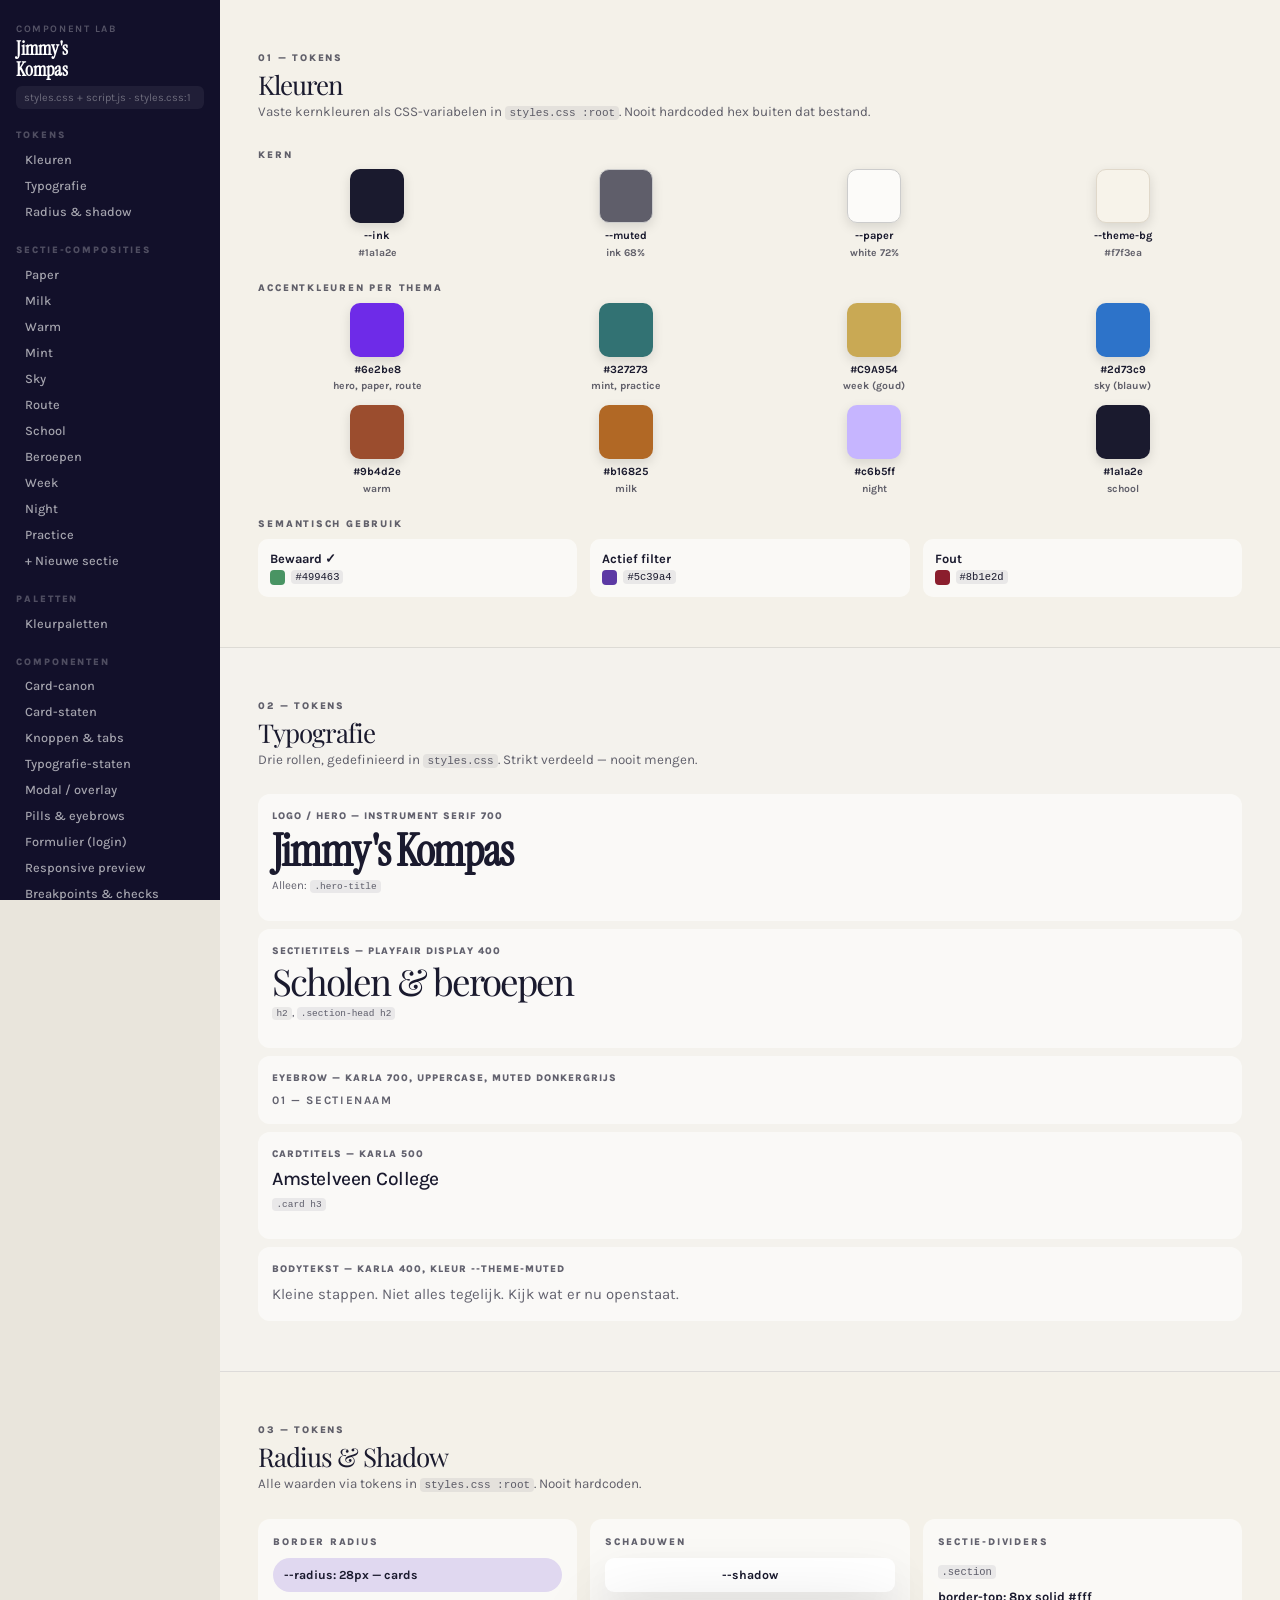
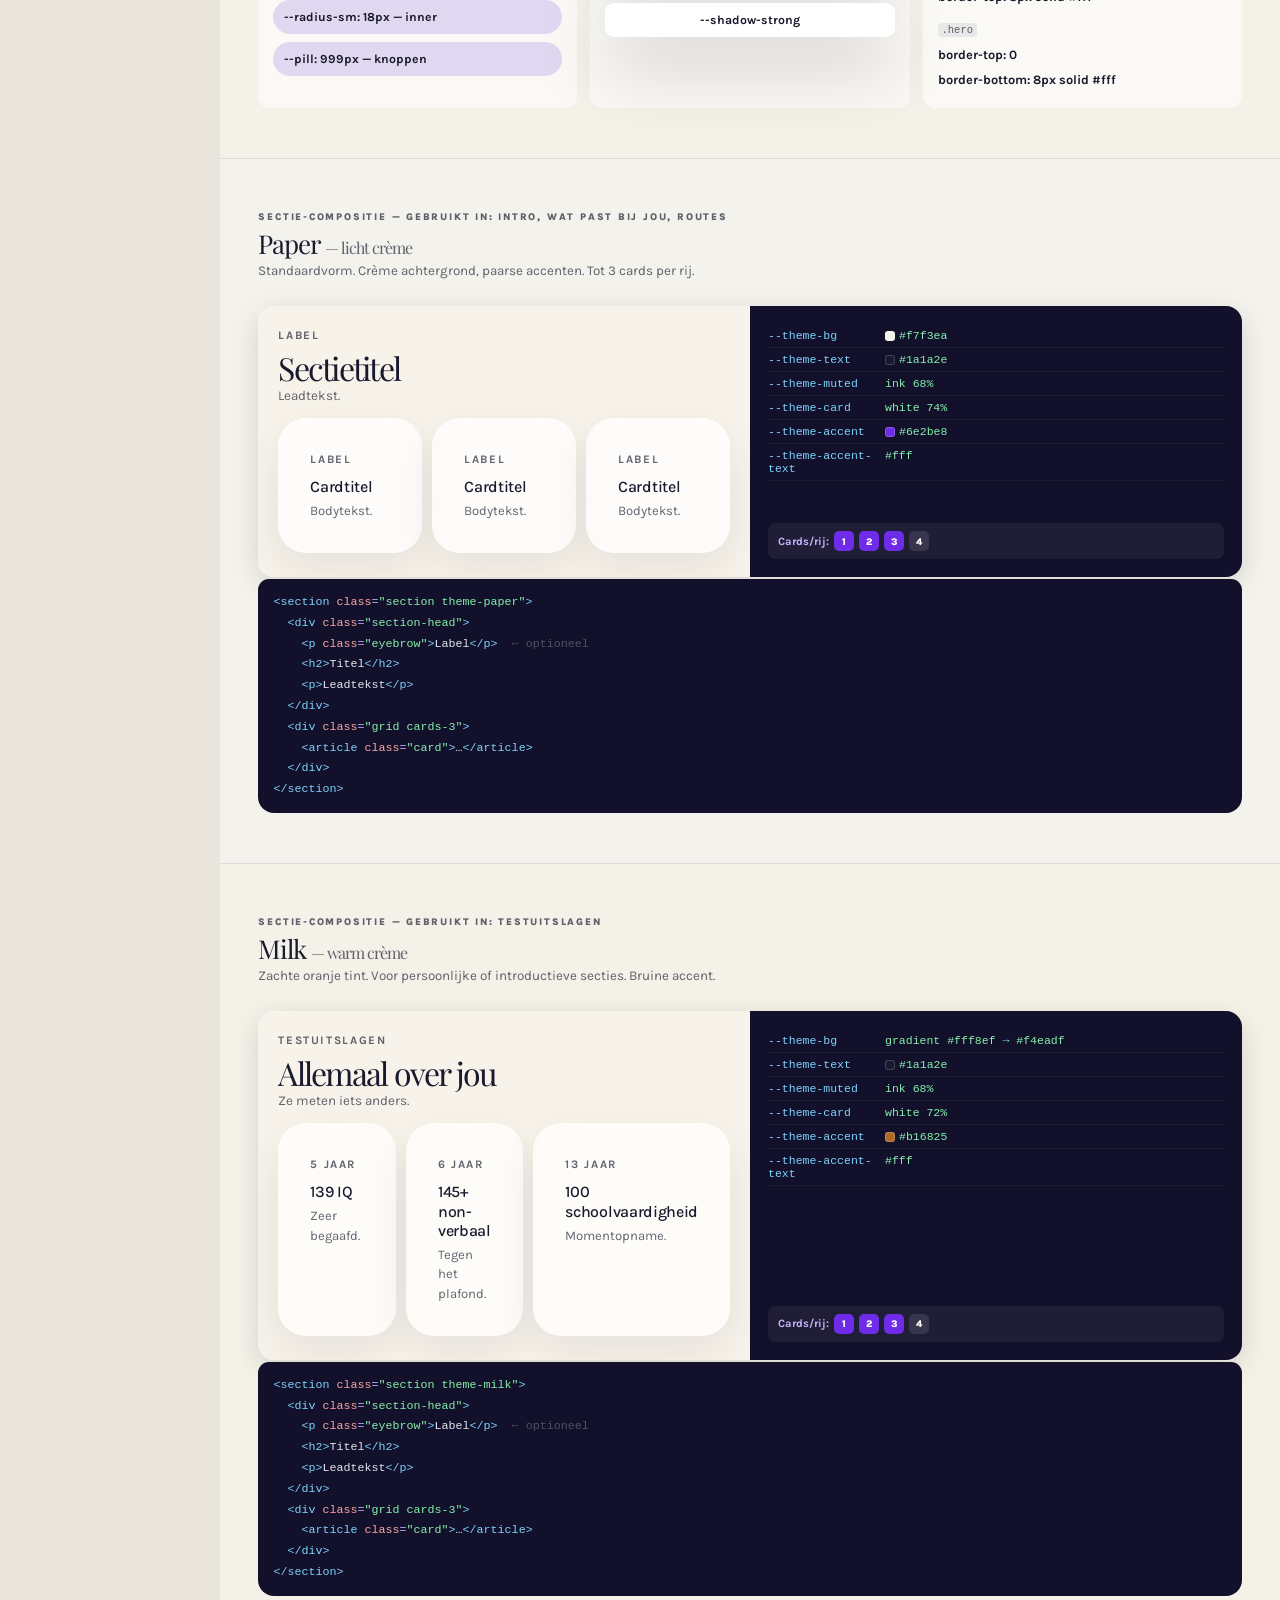
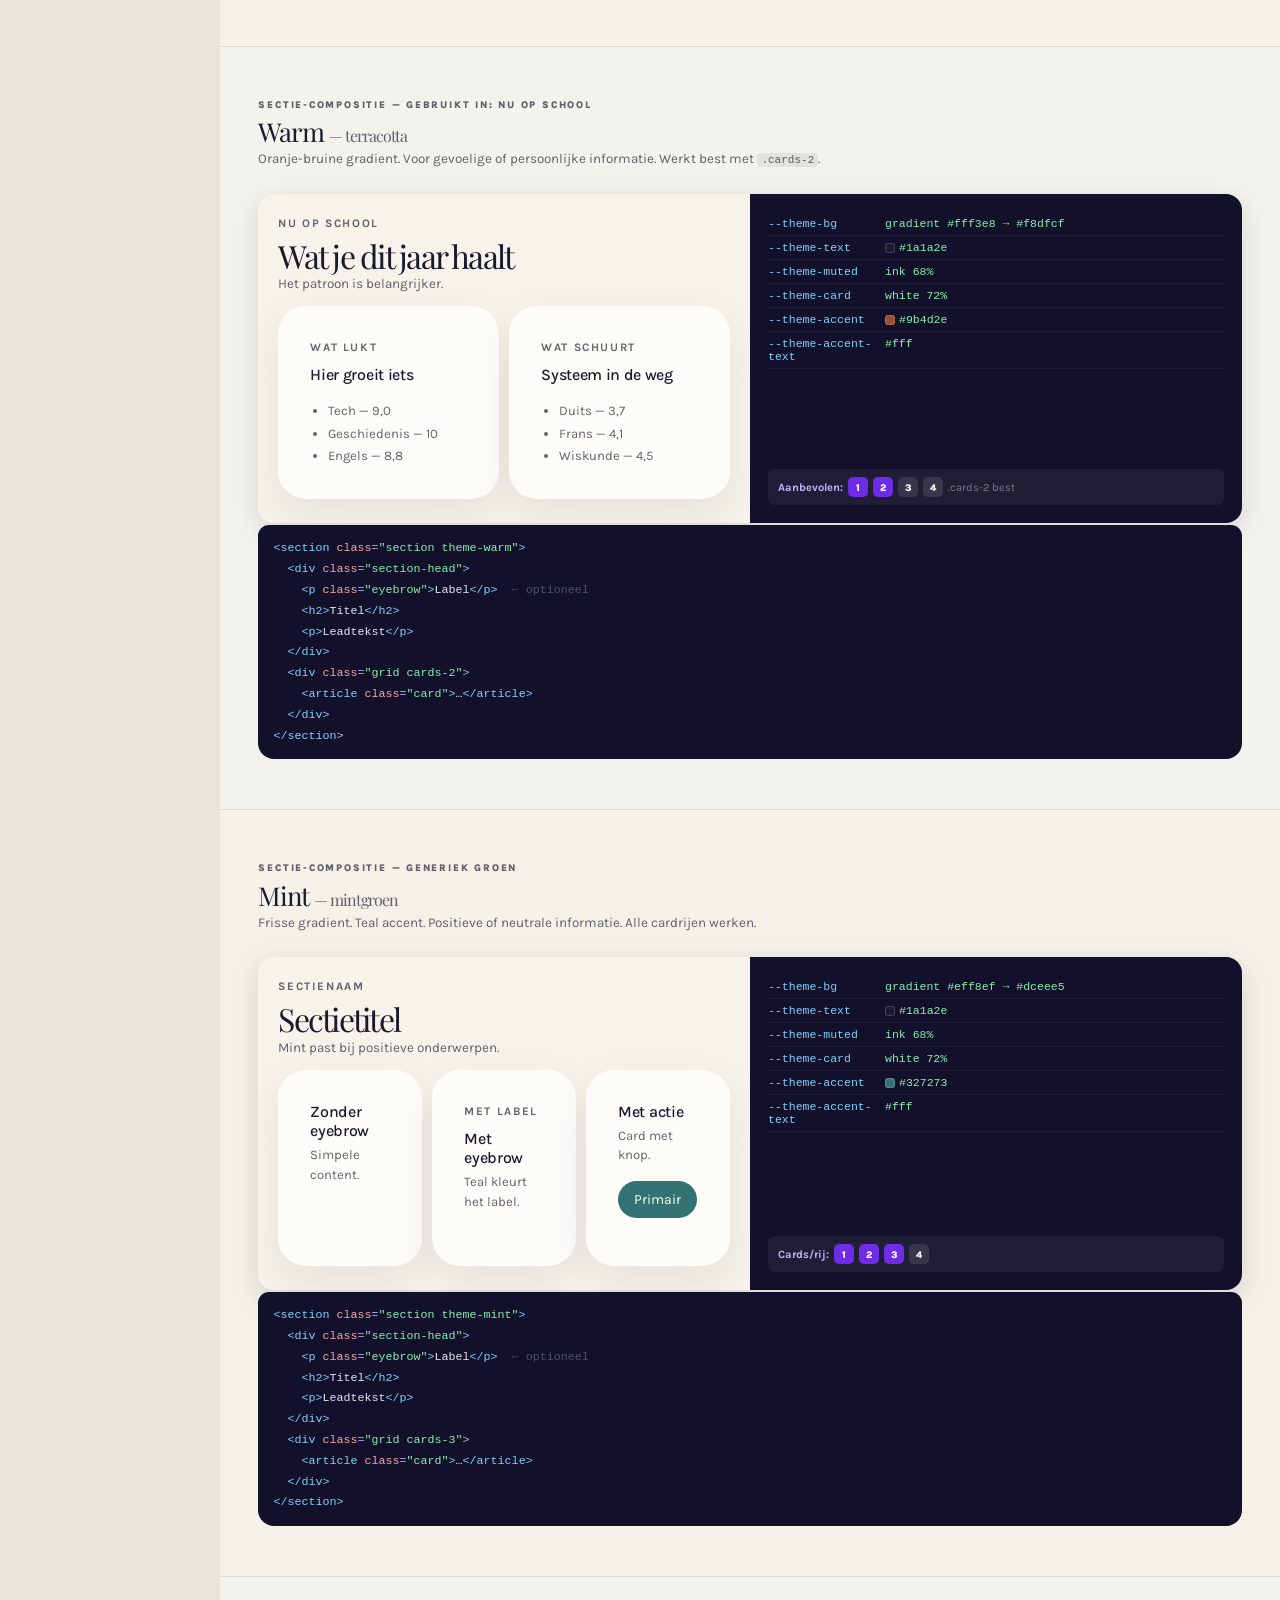
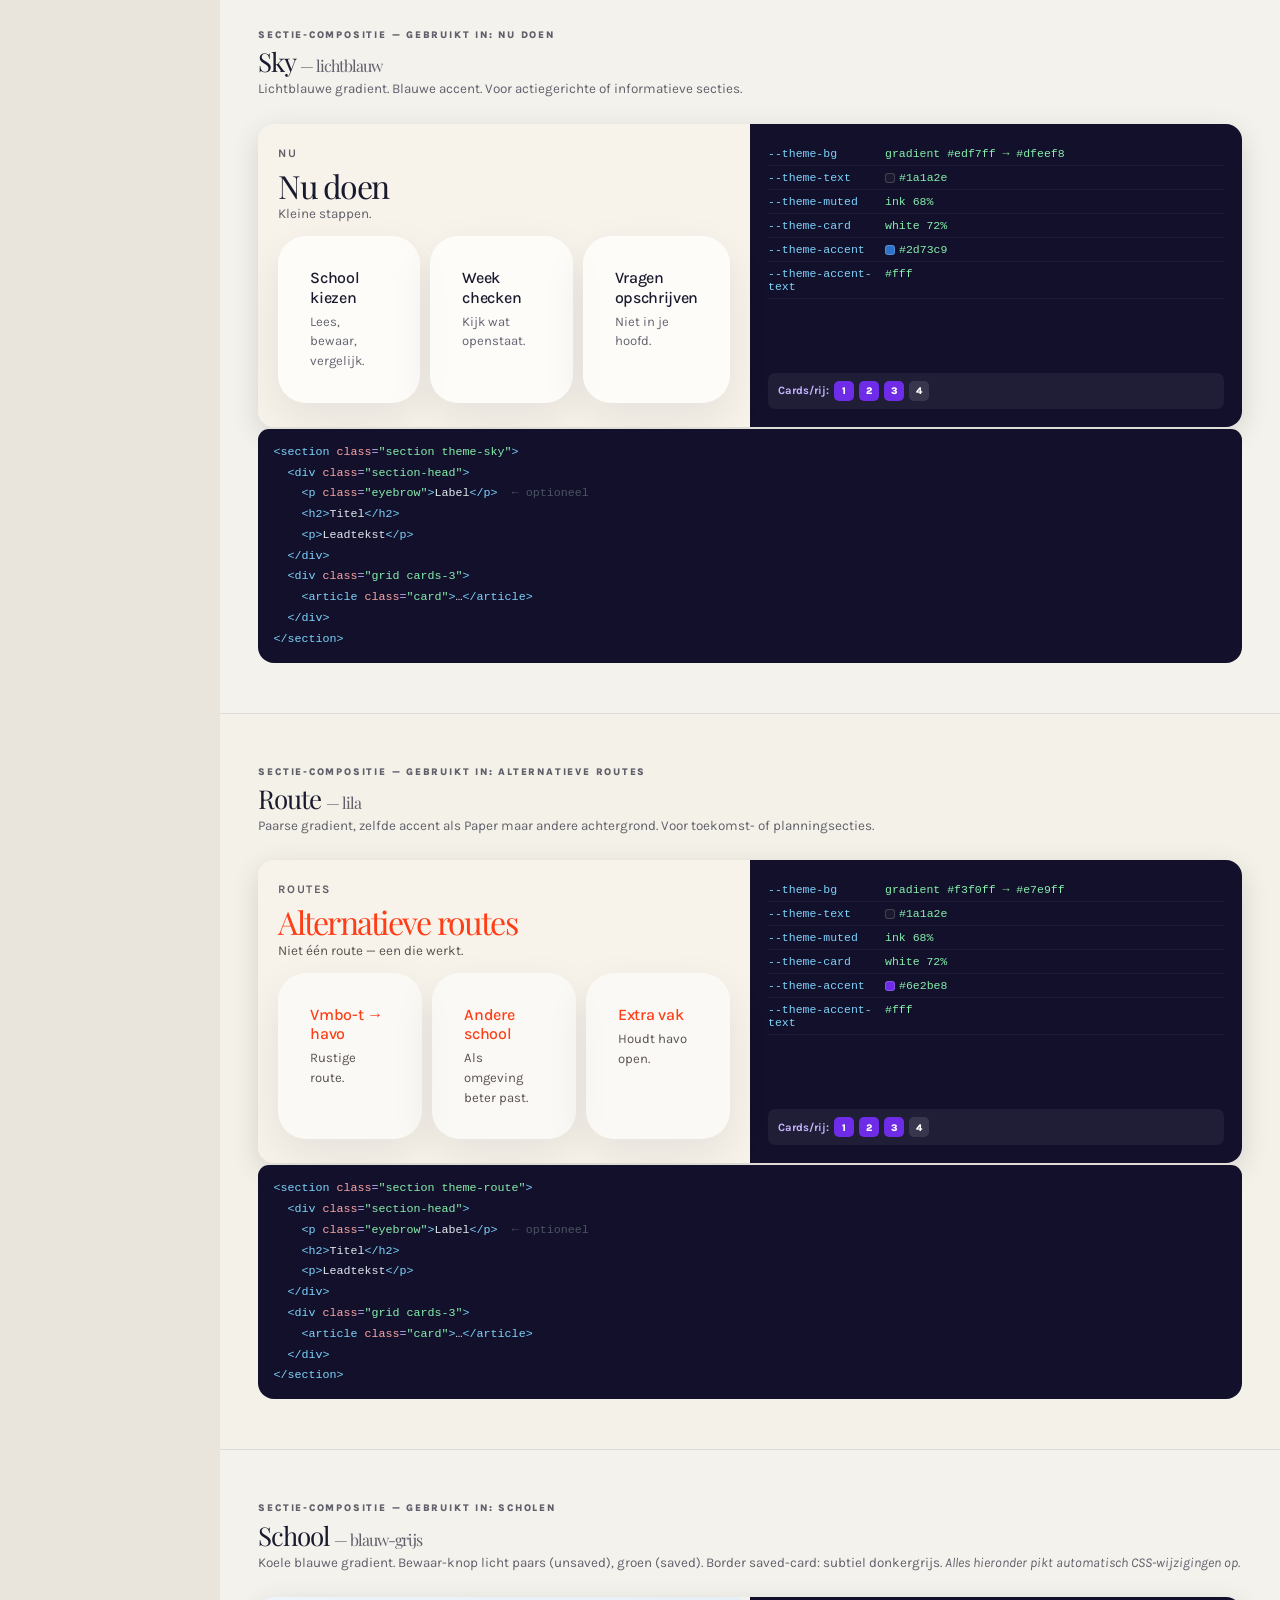
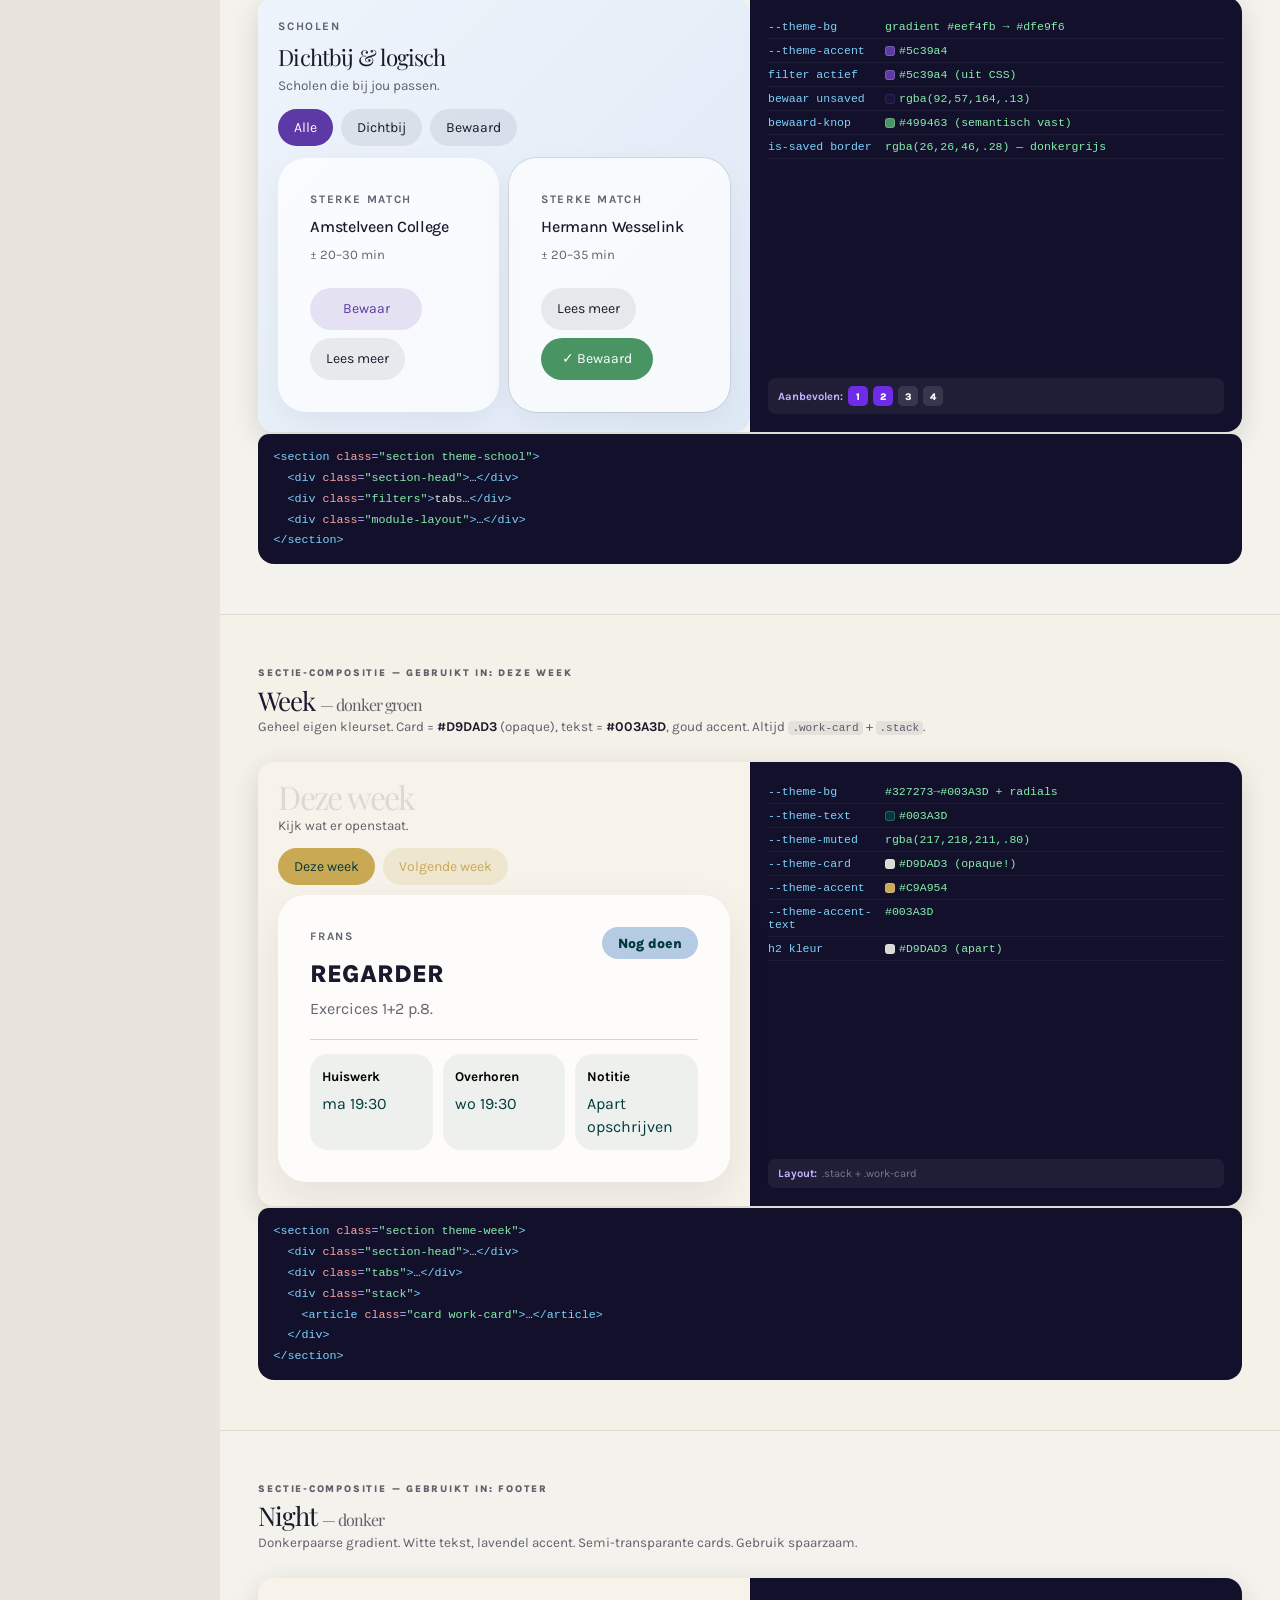
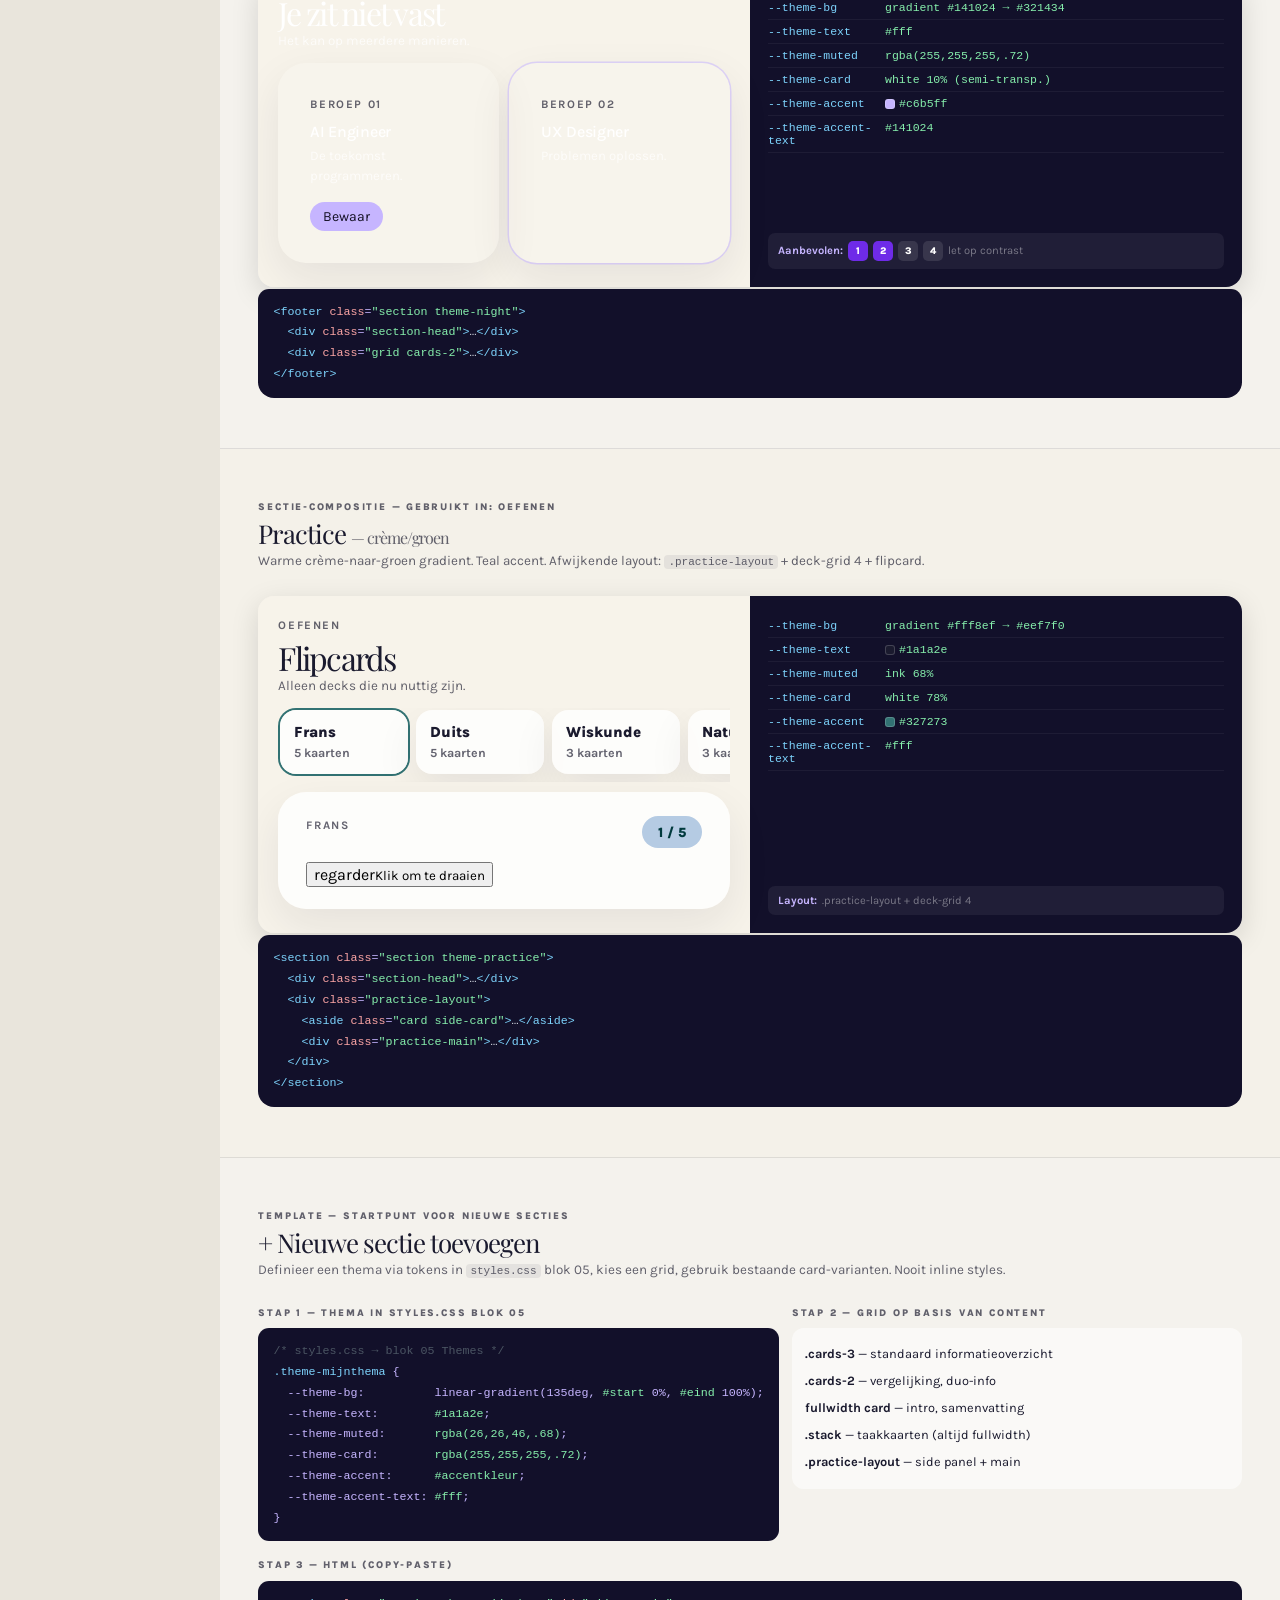
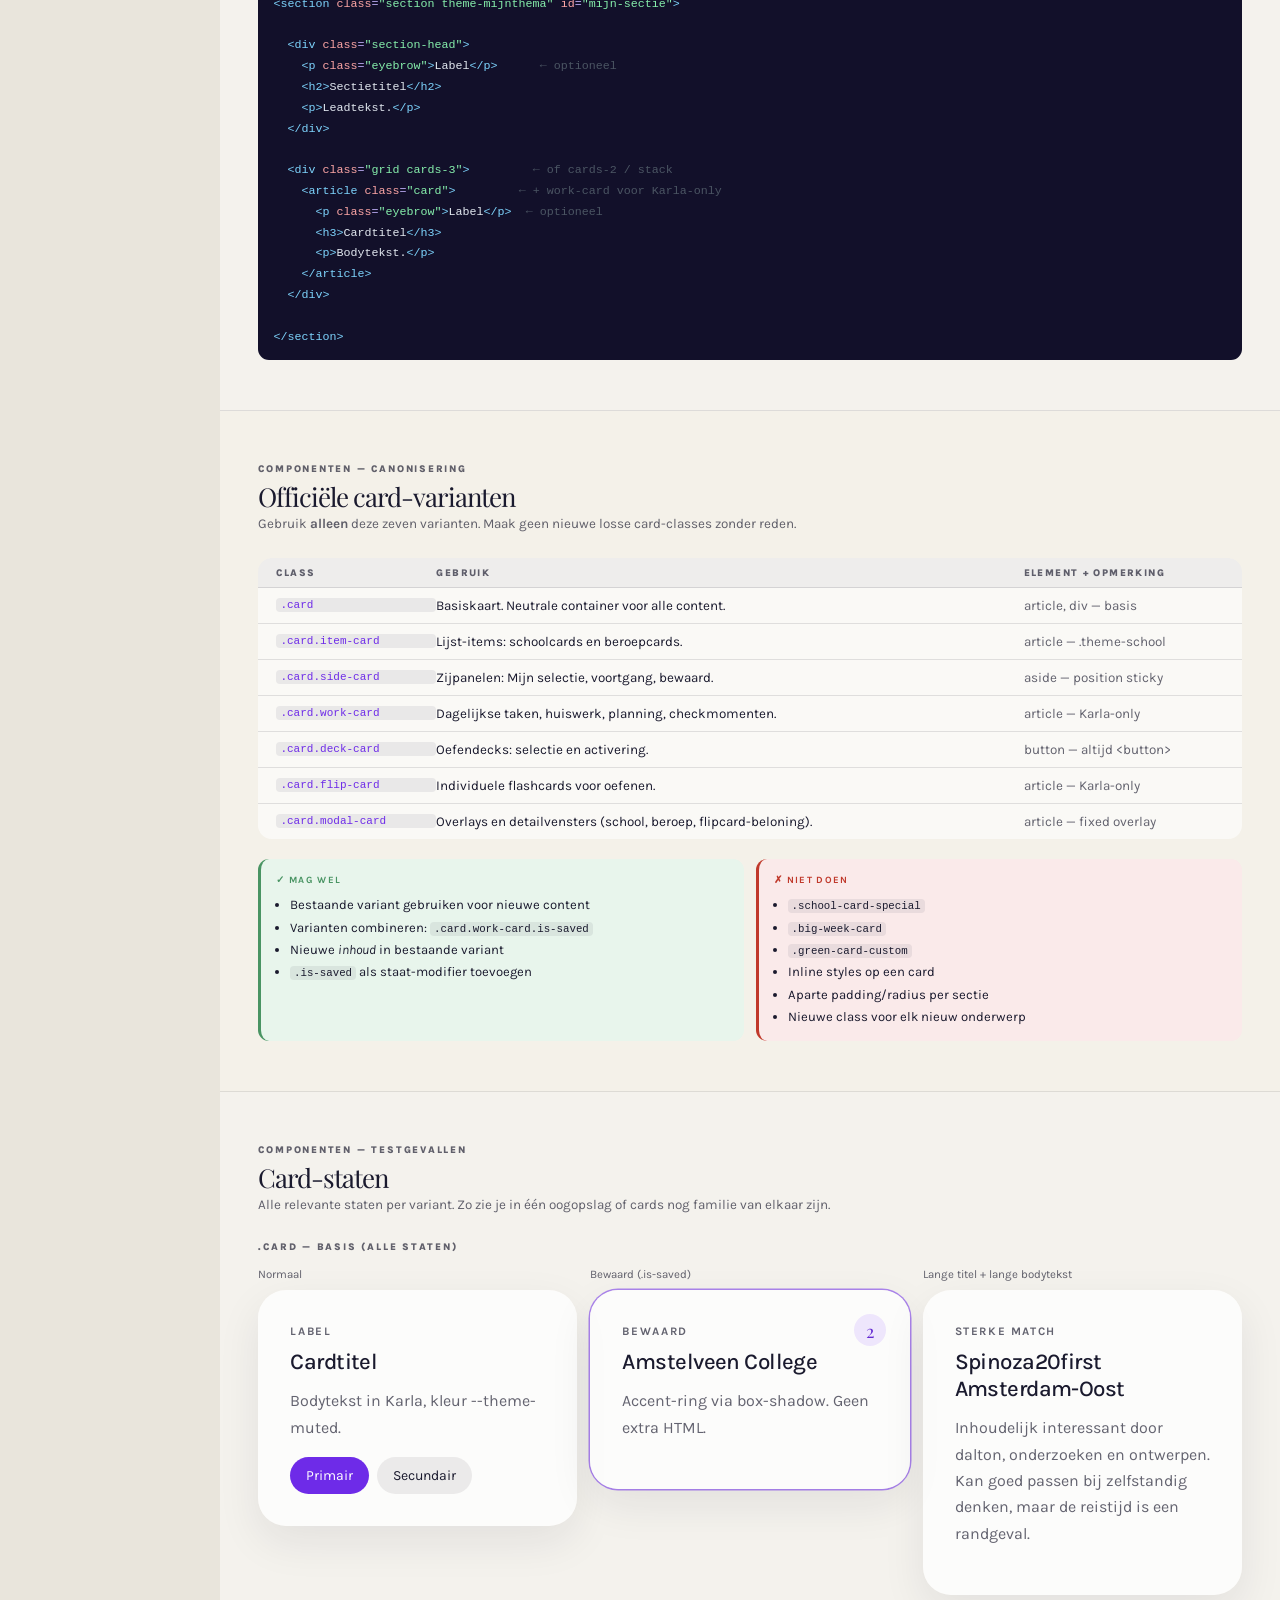
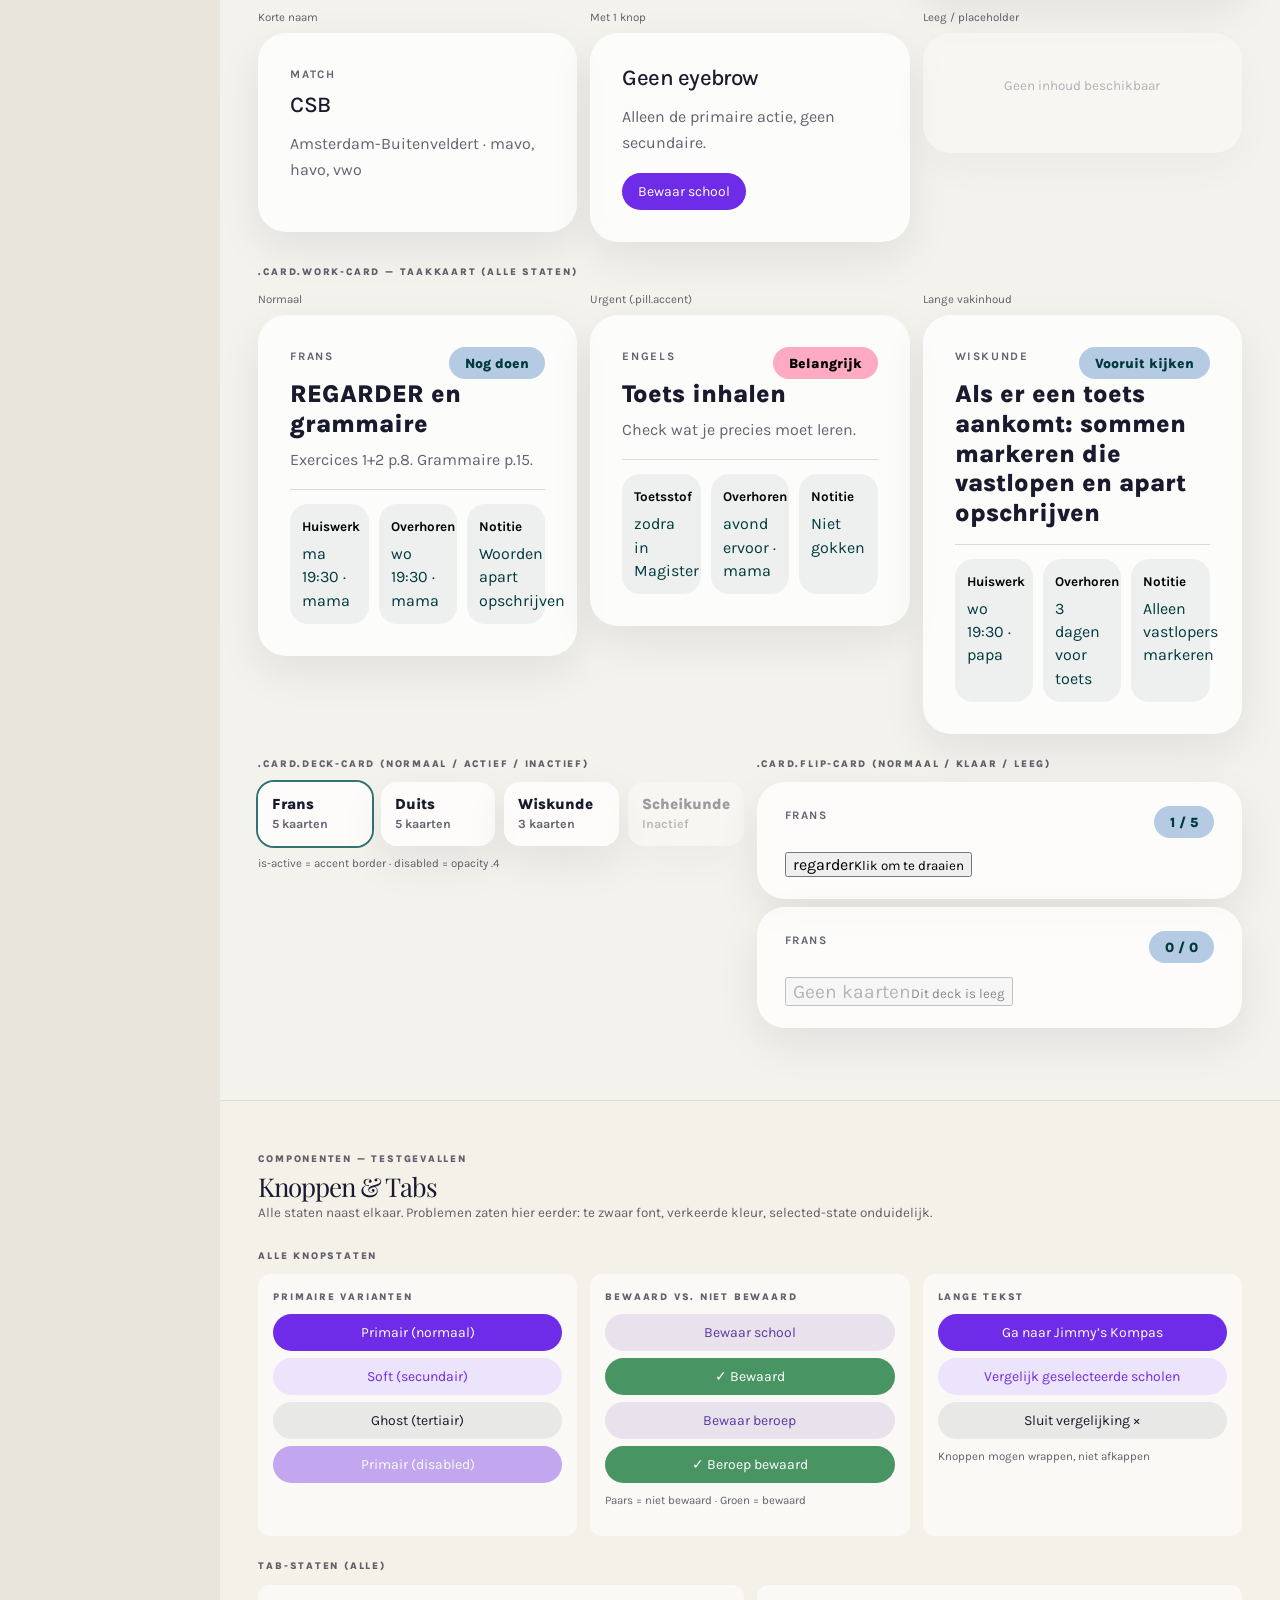
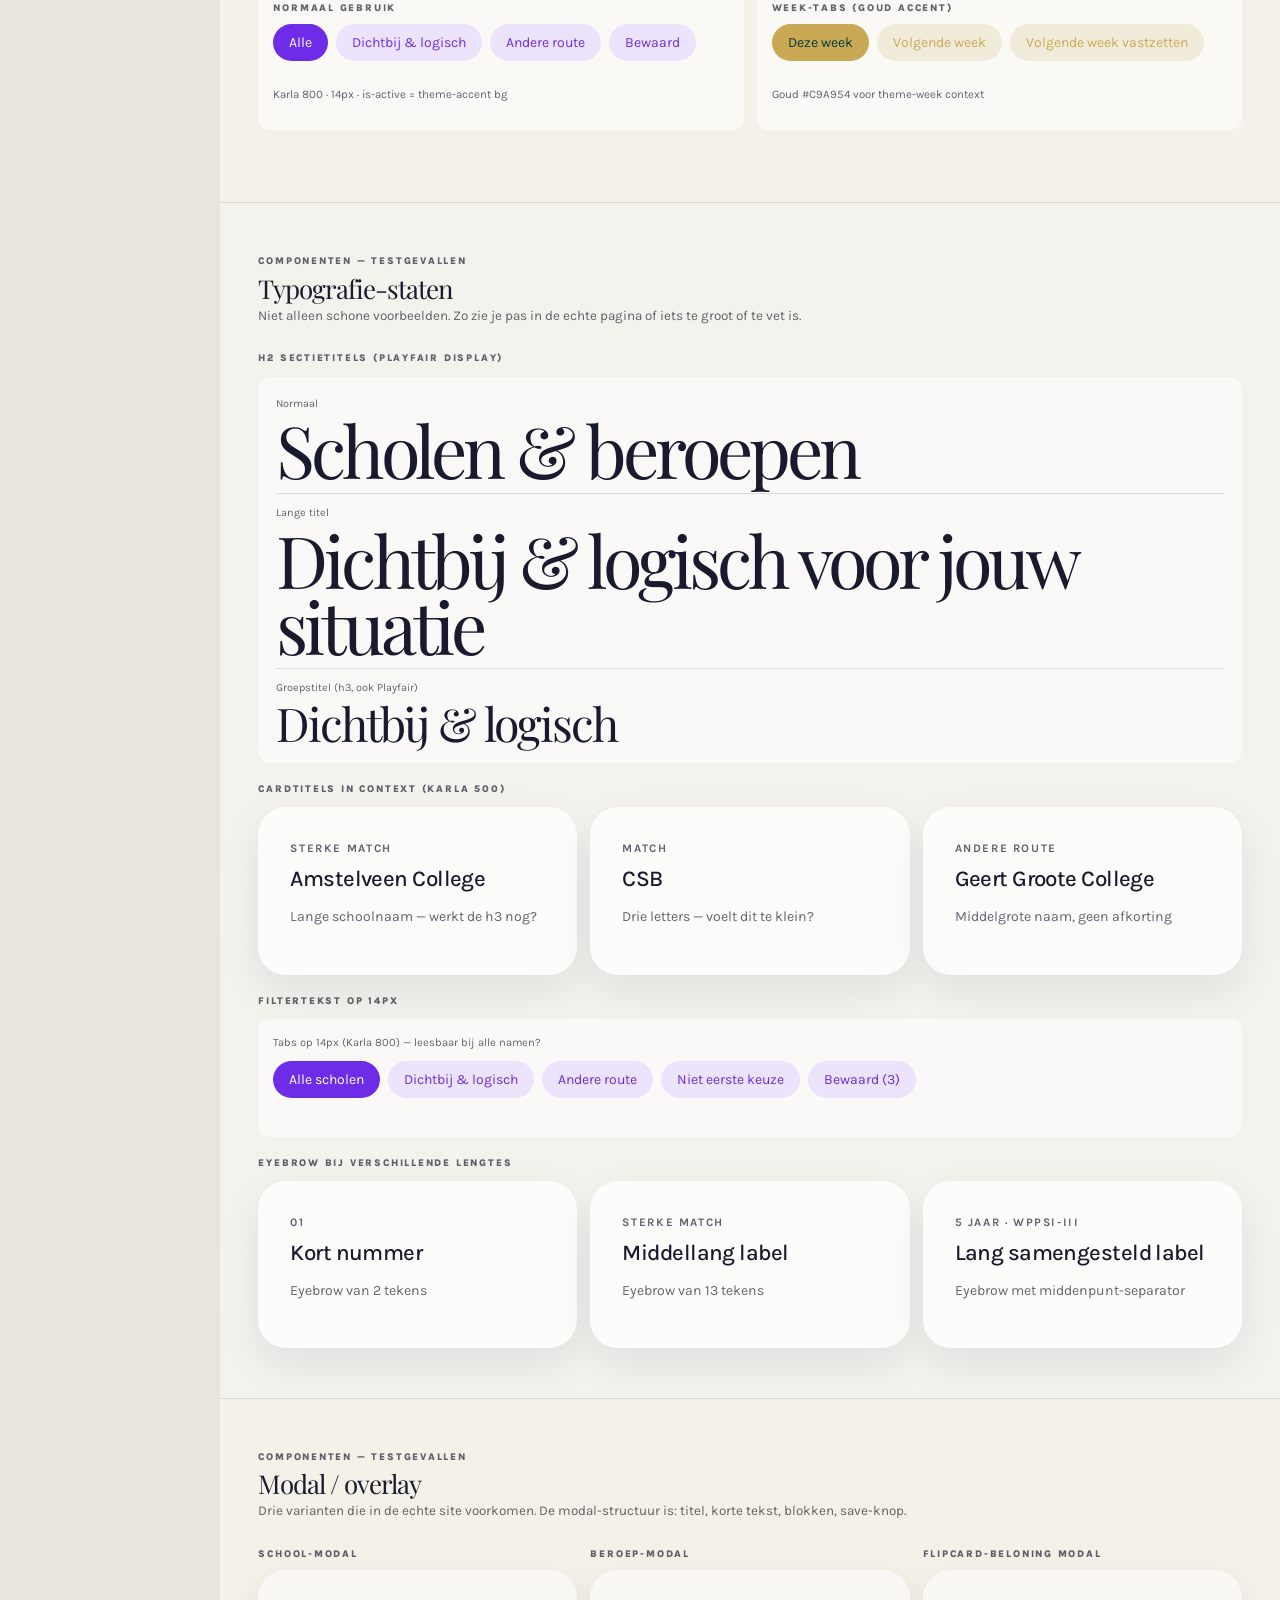
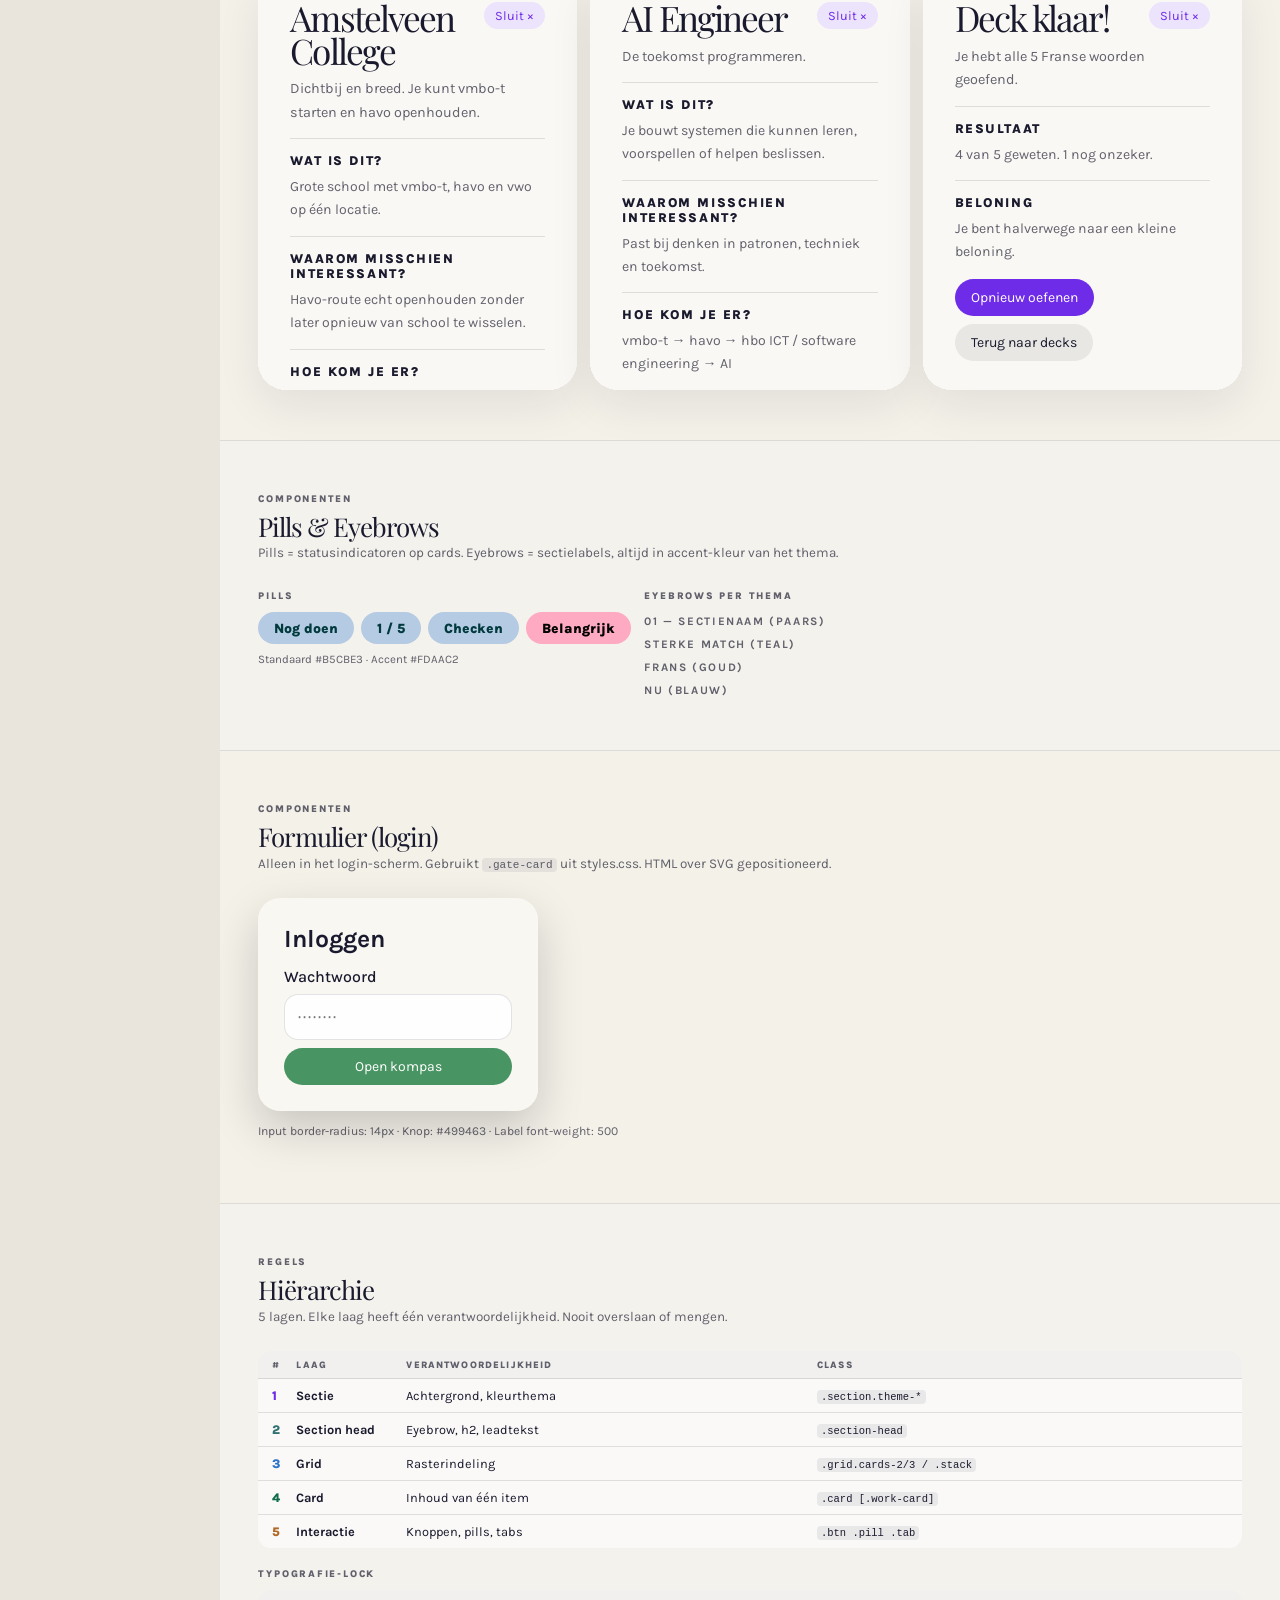
<file: component-lab.html>
<!doctype html>
<html lang="nl">
<head>
  <meta charset="utf-8" />
  <meta name="viewport" content="width=device-width, initial-scale=1" />
  <title>Component Lab &mdash; Jimmy's Kompas</title>
  <link rel="preconnect" href="https://fonts.googleapis.com">
  <link rel="preconnect" href="https://fonts.gstatic.com" crossorigin>
  <link href="https://fonts.googleapis.com/css2?family=Instrument+Serif:ital@0;1&family=Playfair+Display:wght@400;500;600;700&family=Karla:wght@300;400;500;600;700;800&display=swap" rel="stylesheet">

  <!-- Gedeeld design system (zelfde als index.html) -->
  <link rel="stylesheet" href="styles.css" />

  <!-- Component Lab chrome -->
  <link rel="stylesheet" href="component-lab.css" />
</head>
<body>
<div class="sg" id="sg-root">

<!-- SIDEBAR -->
<nav class="sg-nav" id="sg-nav">
  <div class="sg-nav-logo"><small>Component Lab</small>Jimmy's<br>Kompas</div>
  <div class="sg-version" id="sg-version">styles.css</div>

  <button class="sg-seen-btn" id="sg-seen-btn" type="button">
    &#10003;&nbsp; Nieuwe items gezien
  </button>

  <p class="sg-nav-group">Tokens</p>
  <ul>
    <li><a href="#tok-kl">Kleuren</a></li>
    <li><a href="#tok-ty">Typografie</a></li>
    <li><a href="#tok-rx">Radius &amp; shadow</a></li>
  </ul>
  <p class="sg-nav-group">Sectie-composities</p>
  <ul>
    <li><a href="#sc-paper" data-sg-id="sc-paper">Paper</a></li>
    <li><a href="#sc-milk" data-sg-id="sc-milk">Milk</a></li>
    <li><a href="#sc-warm" data-sg-id="sc-warm">Warm</a></li>
    <li><a href="#sc-mint" data-sg-id="sc-mint">Mint</a></li>
    <li><a href="#sc-sky" data-sg-id="sc-sky">Sky</a></li>
    <li><a href="#sc-route" data-sg-id="sc-route">Route</a></li>
    <li><a href="#sc-school" data-sg-id="sc-school">School</a></li>
    <li><a href="#sc-beroepen" data-sg-id="sc-beroepen">Beroepen</a></li>
    <li><a href="#sc-week" data-sg-id="sc-week">Week</a></li>
    <li><a href="#sc-night" data-sg-id="sc-night">Night</a></li>
    <li><a href="#sc-practice" data-sg-id="sc-practice">Practice</a></li>
    <li><a href="#sc-new" data-sg-id="sc-new">+ Nieuwe sectie</a></li>
  </ul>
  <p class="sg-nav-group">Paletten</p>
  <ul>
    <li><a href="#sc-paletten">Kleurpaletten</a></li>
  </ul>
  <p class="sg-nav-group">Componenten</p>
  <ul>
    <li><a href="#comp-canon" data-sg-id="comp-canon">Card-canon</a></li>
    <li><a href="#comp-cards" data-sg-id="comp-cards">Card-staten</a></li>
    <li><a href="#comp-btns" data-sg-id="comp-btns">Knoppen &amp; tabs</a></li>
    <li><a href="#comp-typo" data-sg-id="comp-typo">Typografie-staten</a></li>
    <li><a href="#comp-modal" data-sg-id="comp-modal">Modal / overlay</a></li>
    <li><a href="#comp-pills" data-sg-id="comp-pills">Pills &amp; eyebrows</a></li>
    <li><a href="#comp-form" data-sg-id="comp-form">Formulier (login)</a></li>
    <li><a href="#comp-responsive" data-sg-id="comp-responsive">Responsive preview</a></li>
    <li><a href="#comp-breaks" data-sg-id="comp-breaks">Breakpoints &amp; checks</a></li>
    <li><a href="#comp-live-preview" data-sg-id="comp-live-preview">Styles.css preview</a></li>
    <li><a href="#comp-real" data-sg-id="comp-real">Real components</a></li>
    <li><a href="#comp-typo-levels" data-sg-id="comp-typo-levels">Typografie niveaus</a></li>
  </ul>
  <p class="sg-nav-group">Regels</p>
  <ul>
    <li><a href="#reg-hier">Hi&euml;rarchie</a></li>
    <li><a href="#reg-check">Checklist</a></li>
  </ul>
</nav>

<!-- MAIN -->
<main class="sg-main">

<!-- TOKENS -->
<section class="sg-sec" id="tok-kl">
  <p class="sg-lbl">01 &mdash; Tokens</p>
  <h2 class="sg-h">Kleuren</h2>
  <p class="sg-sub">Vaste kernkleuren als CSS-variabelen in <code>styles.css :root</code>. Nooit hardcoded hex buiten dat bestand.</p>
  <p class="sg-lbl">Kern</p>
  <div class="sg-g4" style="margin-bottom:20px;">
    <div><div class="sg-sw" style="background:#1a1a2e;"></div><div class="sg-sw-i"><strong>--ink</strong>#1a1a2e</div></div>
    <div><div class="sg-sw" style="background:rgba(26,26,46,.68);border:1px solid #ccc;"></div><div class="sg-sw-i"><strong>--muted</strong>ink 68%</div></div>
    <div><div class="sg-sw" style="background:rgba(255,255,255,.72);border:1px solid #ccc;"></div><div class="sg-sw-i"><strong>--paper</strong>white 72%</div></div>
    <div><div class="sg-sw" style="background:#f7f3ea;border:1px solid #e0d8ca;"></div><div class="sg-sw-i"><strong>--theme-bg</strong>#f7f3ea</div></div>
  </div>
  <p class="sg-lbl">Accentkleuren per thema</p>
  <div class="sg-g4" style="margin-bottom:20px;">
    <div><div class="sg-sw" style="background:#6e2be8;"></div><div class="sg-sw-i"><strong>#6e2be8</strong>hero, paper, route</div></div>
    <div><div class="sg-sw" style="background:#327273;"></div><div class="sg-sw-i"><strong>#327273</strong>mint, practice</div></div>
    <div><div class="sg-sw" style="background:#C9A954;"></div><div class="sg-sw-i"><strong>#C9A954</strong>week (goud)</div></div>
    <div><div class="sg-sw" style="background:#2d73c9;"></div><div class="sg-sw-i"><strong>#2d73c9</strong>sky (blauw)</div></div>
    <div><div class="sg-sw" style="background:#9b4d2e;"></div><div class="sg-sw-i"><strong>#9b4d2e</strong>warm</div></div>
    <div><div class="sg-sw" style="background:#b16825;"></div><div class="sg-sw-i"><strong>#b16825</strong>milk</div></div>
    <div><div class="sg-sw" style="background:#c6b5ff;"></div><div class="sg-sw-i"><strong>#c6b5ff</strong>night</div></div>
    <div><div class="sg-sw" style="background:#1a1a2e;"></div><div class="sg-sw-i"><strong>#1a1a2e</strong>school</div></div>
  </div>
  <p class="sg-lbl">Semantisch gebruik</p>
  <div class="sg-g3">
    <div style="padding:12px;background:rgba(255,255,255,.6);border-radius:10px;font-family:var(--font-body);font-size:.8rem;"><strong style="display:block;margin-bottom:4px;">Bewaard &#10003;</strong><div style="display:flex;gap:6px;align-items:center;"><div style="width:15px;height:15px;border-radius:4px;background:#499463;"></div><code>#499463</code></div></div>
    <div style="padding:12px;background:rgba(255,255,255,.6);border-radius:10px;font-family:var(--font-body);font-size:.8rem;"><strong style="display:block;margin-bottom:4px;">Actief filter</strong><div style="display:flex;gap:6px;align-items:center;"><div style="width:15px;height:15px;border-radius:4px;background:#5c39a4;"></div><code>#5c39a4</code></div></div>
    <div style="padding:12px;background:rgba(255,255,255,.6);border-radius:10px;font-family:var(--font-body);font-size:.8rem;"><strong style="display:block;margin-bottom:4px;">Fout</strong><div style="display:flex;gap:6px;align-items:center;"><div style="width:15px;height:15px;border-radius:4px;background:#8b1e2d;"></div><code>#8b1e2d</code></div></div>
  </div>
</section>

<section class="sg-sec" id="tok-ty">
  <p class="sg-lbl">02 &mdash; Tokens</p>
  <h2 class="sg-h">Typografie</h2>
  <p class="sg-sub">Drie rollen, gedefinieerd in <code>styles.css</code>. Strikt verdeeld &mdash; nooit mengen.</p>
  <div class="sg-ts"><p class="sg-tm">Logo / hero &mdash; Instrument Serif 700</p><div style="font-family:var(--font-logo);font-weight:700;font-size:2.8rem;line-height:.95;letter-spacing:-.025em;">Jimmy's Kompas</div><p style="font-size:.72rem;color:var(--muted);margin-top:4px;font-family:var(--font-body);">Alleen: <code>.hero-title</code></p></div>
  <div class="sg-ts"><p class="sg-tm">Sectietitels &mdash; Playfair Display 400</p><div style="font-family:var(--font-display);font-weight:400;font-size:2.3rem;line-height:.95;letter-spacing:-.055em;">Scholen &amp; beroepen</div><p style="font-size:.72rem;color:var(--muted);margin-top:4px;font-family:var(--font-body);"><code>h2</code>, <code>.section-head h2</code></p></div>
  <div class="sg-ts"><p class="sg-tm">Eyebrow &mdash; Karla 700, uppercase, muted donkergrijs</p><p class="eyebrow" style="margin:0;">01 &mdash; Sectienaam</p></div>
  <div class="sg-ts"><p class="sg-tm">Cardtitels &mdash; Karla 500</p><div style="font-family:var(--font-body);font-weight:500;font-size:1.2rem;letter-spacing:-.025em;">Amstelveen College</div><p style="font-size:.72rem;color:var(--muted);margin-top:4px;font-family:var(--font-body);"><code>.card h3</code></p></div>
  <div class="sg-ts"><p class="sg-tm">Bodytekst &mdash; Karla 400, kleur --theme-muted</p><p style="font-size:.93rem;line-height:1.65;color:var(--muted);margin:0;">Kleine stappen. Niet alles tegelijk. Kijk wat er nu openstaat.</p></div>
</section>

<section class="sg-sec" id="tok-rx">
  <p class="sg-lbl">03 &mdash; Tokens</p>
  <h2 class="sg-h">Radius &amp; Shadow</h2>
  <p class="sg-sub">Alle waarden via tokens in <code>styles.css :root</code>. Nooit hardcoden.</p>
  <div class="sg-g3">
    <div style="padding:15px;background:rgba(255,255,255,.6);border-radius:12px;">
      <p class="sg-lbl">Border radius</p>
      <div style="display:flex;flex-direction:column;gap:8px;margin-top:8px;font-family:var(--font-body);">
        <div style="height:34px;background:#e0d8f0;border-radius:28px;display:flex;align-items:center;padding:0 11px;font-weight:700;font-size:.77rem;">--radius: 28px &mdash; cards</div>
        <div style="height:34px;background:#e0d8f0;border-radius:18px;display:flex;align-items:center;padding:0 11px;font-weight:700;font-size:.77rem;">--radius-sm: 18px &mdash; inner</div>
        <div style="height:34px;background:#e0d8f0;border-radius:999px;display:flex;align-items:center;padding:0 11px;font-weight:700;font-size:.77rem;">--pill: 999px &mdash; knoppen</div>
      </div>
    </div>
    <div style="padding:15px;background:rgba(255,255,255,.6);border-radius:12px;">
      <p class="sg-lbl">Schaduwen</p>
      <div style="display:flex;flex-direction:column;gap:11px;margin-top:8px;font-family:var(--font-body);">
        <div style="height:34px;background:#fff;border-radius:9px;box-shadow:0 16px 44px rgba(26,26,46,.08);display:flex;align-items:center;justify-content:center;font-weight:700;font-size:.77rem;">--shadow</div>
        <div style="height:34px;background:#fff;border-radius:9px;box-shadow:0 24px 76px rgba(0,0,0,.24);display:flex;align-items:center;justify-content:center;font-weight:700;font-size:.77rem;">--shadow-strong</div>
      </div>
    </div>
    <div style="padding:15px;background:rgba(255,255,255,.6);border-radius:12px;">
      <p class="sg-lbl">Sectie-dividers</p>
      <div style="margin-top:8px;font-family:var(--font-body);font-size:.8rem;line-height:2;color:var(--muted);">
        <code>.section</code><br><strong style="color:var(--ink);">border-top: 8px solid #fff</strong>
        <div style="margin-top:7px;"><code>.hero</code><br><strong style="color:var(--ink);">border-top: 0<br>border-bottom: 8px solid #fff</strong></div>
      </div>
    </div>
  </div>
</section>

<!-- SECTIE-COMPOSITIES -->

<section class="sg-sec" id="sc-paper">
  <p class="sg-lbl">Sectie-compositie &mdash; gebruikt in: Intro, Wat past bij jou, Routes</p>
  <span class="sg-new-banner" data-new-id="sc-paper" style="display:none;">Nieuw of gewijzigd</span>
  <h2 class="sg-h">Paper <span style="color:var(--muted);font-size:1rem;font-weight:400;">&mdash; licht cr&egrave;me</span></h2>
  <p class="sg-sub">Standaardvorm. Cr&egrave;me achtergrond, paarse accenten. Tot 3 cards per rij.</p>
  <div class="sc-kit">
    <div class="sc-prev"><div class="sc-sh theme-paper"><p class="eyebrow">Label</p><h2 class="sc-h2">Sectietitel</h2><p class="sc-p">Leadtekst.</p></div>
  <div class="sc-g3 theme-paper"><article class="card"><p class="eyebrow">Label</p><h3 class="sc-card-h">Cardtitel</h3><p class="sc-card-p">Bodytekst.</p></article><article class="card"><p class="eyebrow">Label</p><h3 class="sc-card-h">Cardtitel</h3><p class="sc-card-p">Bodytekst.</p></article><article class="card"><p class="eyebrow">Label</p><h3 class="sc-card-h">Cardtitel</h3><p class="sc-card-p">Bodytekst.</p></article></div></div>
    <div class="sc-tok">
      <div class="sc-row"><span class="sc-k">--theme-bg</span><span class="sc-v"><span class="sc-d" style="background:#f7f3ea;"></span>#f7f3ea</span></div>
<div class="sc-row"><span class="sc-k">--theme-text</span><span class="sc-v"><span class="sc-d" style="background:#1a1a2e;"></span>#1a1a2e</span></div>
<div class="sc-row"><span class="sc-k">--theme-muted</span><span class="sc-v">ink 68%</span></div>
<div class="sc-row"><span class="sc-k">--theme-card</span><span class="sc-v">white 74%</span></div>
<div class="sc-row"><span class="sc-k">--theme-accent</span><span class="sc-v"><span class="sc-d" style="background:#6e2be8;"></span>#6e2be8</span></div>
<div class="sc-row"><span class="sc-k">--theme-accent-text</span><span class="sc-v">#fff</span></div>

      <div class="sc-cards"><strong>Cards/rij:</strong><div class="sc-cd on">1</div><div class="sc-cd on">2</div><div class="sc-cd on">3</div><div class="sc-cd">4</div></div>
    </div>
  </div>
  <div class="sc-code-wrap"><div class="sg-code"><span class="sg-ct">&lt;section</span> <span class="sg-ca">class</span>=<span class="sg-cv">"section theme-paper"</span><span class="sg-ct">&gt;</span>
  <span class="sg-ct">&lt;div</span> <span class="sg-ca">class</span>=<span class="sg-cv">"section-head"</span><span class="sg-ct">&gt;</span>
    <span class="sg-ct">&lt;p</span> <span class="sg-ca">class</span>=<span class="sg-cv">"eyebrow"</span><span class="sg-ct">&gt;</span><span class="sg-cx">Label</span><span class="sg-ct">&lt;/p&gt;</span>  <span class="sg-cc">&#8592; optioneel</span>
    <span class="sg-ct">&lt;h2&gt;</span><span class="sg-cx">Titel</span><span class="sg-ct">&lt;/h2&gt;</span>
    <span class="sg-ct">&lt;p&gt;</span><span class="sg-cx">Leadtekst</span><span class="sg-ct">&lt;/p&gt;</span>
  <span class="sg-ct">&lt;/div&gt;</span>
  <span class="sg-ct">&lt;div</span> <span class="sg-ca">class</span>=<span class="sg-cv">"grid cards-3"</span><span class="sg-ct">&gt;</span>
    <span class="sg-ct">&lt;article</span> <span class="sg-ca">class</span>=<span class="sg-cv">"card"</span><span class="sg-ct">&gt;</span><span class="sg-cx">&#8230;</span><span class="sg-ct">&lt;/article&gt;</span>
  <span class="sg-ct">&lt;/div&gt;</span>
<span class="sg-ct">&lt;/section&gt;</span></div></div>
</section>

<section class="sg-sec" id="sc-milk">
  <p class="sg-lbl">Sectie-compositie &mdash; gebruikt in: Testuitslagen</p>
  <span class="sg-new-banner" data-new-id="sc-milk" style="display:none;">Nieuw of gewijzigd</span>
  <h2 class="sg-h">Milk <span style="color:var(--muted);font-size:1rem;font-weight:400;">&mdash; warm cr&egrave;me</span></h2>
  <p class="sg-sub">Zachte oranje tint. Voor persoonlijke of introductieve secties. Bruine accent.</p>
  <div class="sc-kit">
    <div class="sc-prev"><div class="sc-sh theme-milk"><p class="eyebrow">Testuitslagen</p><h2 class="sc-h2">Allemaal over jou</h2><p class="sc-p">Ze meten iets anders.</p></div>
  <div class="sc-g3 theme-milk"><article class="card"><p class="eyebrow">5 jaar</p><h3 class="sc-card-h">139 IQ</h3><p class="sc-card-p">Zeer begaafd.</p></article><article class="card"><p class="eyebrow">6 jaar</p><h3 class="sc-card-h">145+ non-verbaal</h3><p class="sc-card-p">Tegen het plafond.</p></article><article class="card"><p class="eyebrow">13 jaar</p><h3 class="sc-card-h">100 schoolvaardigheid</h3><p class="sc-card-p">Momentopname.</p></article></div></div>
    <div class="sc-tok">
      <div class="sc-row"><span class="sc-k">--theme-bg</span><span class="sc-v">gradient #fff8ef &rarr; #f4eadf</span></div>
<div class="sc-row"><span class="sc-k">--theme-text</span><span class="sc-v"><span class="sc-d" style="background:#1a1a2e;"></span>#1a1a2e</span></div>
<div class="sc-row"><span class="sc-k">--theme-muted</span><span class="sc-v">ink 68%</span></div>
<div class="sc-row"><span class="sc-k">--theme-card</span><span class="sc-v">white 72%</span></div>
<div class="sc-row"><span class="sc-k">--theme-accent</span><span class="sc-v"><span class="sc-d" style="background:#b16825;"></span>#b16825</span></div>
<div class="sc-row"><span class="sc-k">--theme-accent-text</span><span class="sc-v">#fff</span></div>

      <div class="sc-cards"><strong>Cards/rij:</strong><div class="sc-cd on">1</div><div class="sc-cd on">2</div><div class="sc-cd on">3</div><div class="sc-cd">4</div></div>
    </div>
  </div>
  <div class="sc-code-wrap"><div class="sg-code"><span class="sg-ct">&lt;section</span> <span class="sg-ca">class</span>=<span class="sg-cv">"section theme-milk"</span><span class="sg-ct">&gt;</span>
  <span class="sg-ct">&lt;div</span> <span class="sg-ca">class</span>=<span class="sg-cv">"section-head"</span><span class="sg-ct">&gt;</span>
    <span class="sg-ct">&lt;p</span> <span class="sg-ca">class</span>=<span class="sg-cv">"eyebrow"</span><span class="sg-ct">&gt;</span><span class="sg-cx">Label</span><span class="sg-ct">&lt;/p&gt;</span>  <span class="sg-cc">&#8592; optioneel</span>
    <span class="sg-ct">&lt;h2&gt;</span><span class="sg-cx">Titel</span><span class="sg-ct">&lt;/h2&gt;</span>
    <span class="sg-ct">&lt;p&gt;</span><span class="sg-cx">Leadtekst</span><span class="sg-ct">&lt;/p&gt;</span>
  <span class="sg-ct">&lt;/div&gt;</span>
  <span class="sg-ct">&lt;div</span> <span class="sg-ca">class</span>=<span class="sg-cv">"grid cards-3"</span><span class="sg-ct">&gt;</span>
    <span class="sg-ct">&lt;article</span> <span class="sg-ca">class</span>=<span class="sg-cv">"card"</span><span class="sg-ct">&gt;</span><span class="sg-cx">&#8230;</span><span class="sg-ct">&lt;/article&gt;</span>
  <span class="sg-ct">&lt;/div&gt;</span>
<span class="sg-ct">&lt;/section&gt;</span></div></div>
</section>

<section class="sg-sec" id="sc-warm">
  <p class="sg-lbl">Sectie-compositie &mdash; gebruikt in: Nu op school</p>
  <span class="sg-new-banner" data-new-id="sc-warm" style="display:none;">Nieuw of gewijzigd</span>
  <h2 class="sg-h">Warm <span style="color:var(--muted);font-size:1rem;font-weight:400;">&mdash; terracotta</span></h2>
  <p class="sg-sub">Oranje-bruine gradient. Voor gevoelige of persoonlijke informatie. Werkt best met <code>.cards-2</code>.</p>
  <div class="sc-kit">
    <div class="sc-prev"><div class="sc-sh theme-warm"><p class="eyebrow">Nu op school</p><h2 class="sc-h2">Wat je dit jaar haalt</h2><p class="sc-p">Het patroon is belangrijker.</p></div>
  <div class="sc-g2 theme-warm">
    <article class="card"><p class="eyebrow">Wat lukt</p><h3 class="sc-card-h">Hier groeit iets</h3><ul class="clean-list" style="font-size:.82rem;"><li>Tech &mdash; 9,0</li><li>Geschiedenis &mdash; 10</li><li>Engels &mdash; 8,8</li></ul></article>
    <article class="card"><p class="eyebrow">Wat schuurt</p><h3 class="sc-card-h">Systeem in de weg</h3><ul class="clean-list" style="font-size:.82rem;"><li>Duits &mdash; 3,7</li><li>Frans &mdash; 4,1</li><li>Wiskunde &mdash; 4,5</li></ul></article>
  </div></div>
    <div class="sc-tok">
      <div class="sc-row"><span class="sc-k">--theme-bg</span><span class="sc-v">gradient #fff3e8 &rarr; #f8dfcf</span></div>
<div class="sc-row"><span class="sc-k">--theme-text</span><span class="sc-v"><span class="sc-d" style="background:#1a1a2e;"></span>#1a1a2e</span></div>
<div class="sc-row"><span class="sc-k">--theme-muted</span><span class="sc-v">ink 68%</span></div>
<div class="sc-row"><span class="sc-k">--theme-card</span><span class="sc-v">white 72%</span></div>
<div class="sc-row"><span class="sc-k">--theme-accent</span><span class="sc-v"><span class="sc-d" style="background:#9b4d2e;"></span>#9b4d2e</span></div>
<div class="sc-row"><span class="sc-k">--theme-accent-text</span><span class="sc-v">#fff</span></div>

      <div class="sc-cards"><strong>Aanbevolen:</strong><div class="sc-cd on">1</div><div class="sc-cd on">2</div><div class="sc-cd">3</div><div class="sc-cd">4</div><span style="color:rgba(255,255,255,.4);">.cards-2 best</span></div>
    </div>
  </div>
  <div class="sc-code-wrap"><div class="sg-code"><span class="sg-ct">&lt;section</span> <span class="sg-ca">class</span>=<span class="sg-cv">"section theme-warm"</span><span class="sg-ct">&gt;</span>
  <span class="sg-ct">&lt;div</span> <span class="sg-ca">class</span>=<span class="sg-cv">"section-head"</span><span class="sg-ct">&gt;</span>
    <span class="sg-ct">&lt;p</span> <span class="sg-ca">class</span>=<span class="sg-cv">"eyebrow"</span><span class="sg-ct">&gt;</span><span class="sg-cx">Label</span><span class="sg-ct">&lt;/p&gt;</span>  <span class="sg-cc">&#8592; optioneel</span>
    <span class="sg-ct">&lt;h2&gt;</span><span class="sg-cx">Titel</span><span class="sg-ct">&lt;/h2&gt;</span>
    <span class="sg-ct">&lt;p&gt;</span><span class="sg-cx">Leadtekst</span><span class="sg-ct">&lt;/p&gt;</span>
  <span class="sg-ct">&lt;/div&gt;</span>
  <span class="sg-ct">&lt;div</span> <span class="sg-ca">class</span>=<span class="sg-cv">"grid cards-2"</span><span class="sg-ct">&gt;</span>
    <span class="sg-ct">&lt;article</span> <span class="sg-ca">class</span>=<span class="sg-cv">"card"</span><span class="sg-ct">&gt;</span><span class="sg-cx">&#8230;</span><span class="sg-ct">&lt;/article&gt;</span>
  <span class="sg-ct">&lt;/div&gt;</span>
<span class="sg-ct">&lt;/section&gt;</span></div></div>
</section>

<section class="sg-sec" id="sc-mint">
  <p class="sg-lbl">Sectie-compositie &mdash; generiek groen</p>
  <span class="sg-new-banner" data-new-id="sc-mint" style="display:none;">Nieuw of gewijzigd</span>
  <h2 class="sg-h">Mint <span style="color:var(--muted);font-size:1rem;font-weight:400;">&mdash; mintgroen</span></h2>
  <p class="sg-sub">Frisse gradient. Teal accent. Positieve of neutrale informatie. Alle cardrijen werken.</p>
  <div class="sc-kit">
    <div class="sc-prev"><div class="sc-sh theme-mint"><p class="eyebrow">Sectienaam</p><h2 class="sc-h2">Sectietitel</h2><p class="sc-p">Mint past bij positieve onderwerpen.</p></div>
  <div class="sc-g3 theme-mint"><article class="card"><h3 class="sc-card-h">Zonder eyebrow</h3><p class="sc-card-p">Simpele content.</p></article><article class="card"><p class="eyebrow">Met label</p><h3 class="sc-card-h">Met eyebrow</h3><p class="sc-card-p">Teal kleurt het label.</p></article><article class="card"><h3 class="sc-card-h">Met actie</h3><p class="sc-card-p">Card met knop.<div class="actions"><button class="btn btn-primary">Primair</button></div></p></article></div></div>
    <div class="sc-tok">
      <div class="sc-row"><span class="sc-k">--theme-bg</span><span class="sc-v">gradient #eff8ef &rarr; #dceee5</span></div>
<div class="sc-row"><span class="sc-k">--theme-text</span><span class="sc-v"><span class="sc-d" style="background:#1a1a2e;"></span>#1a1a2e</span></div>
<div class="sc-row"><span class="sc-k">--theme-muted</span><span class="sc-v">ink 68%</span></div>
<div class="sc-row"><span class="sc-k">--theme-card</span><span class="sc-v">white 72%</span></div>
<div class="sc-row"><span class="sc-k">--theme-accent</span><span class="sc-v"><span class="sc-d" style="background:#327273;"></span>#327273</span></div>
<div class="sc-row"><span class="sc-k">--theme-accent-text</span><span class="sc-v">#fff</span></div>

      <div class="sc-cards"><strong>Cards/rij:</strong><div class="sc-cd on">1</div><div class="sc-cd on">2</div><div class="sc-cd on">3</div><div class="sc-cd">4</div></div>
    </div>
  </div>
  <div class="sc-code-wrap"><div class="sg-code"><span class="sg-ct">&lt;section</span> <span class="sg-ca">class</span>=<span class="sg-cv">"section theme-mint"</span><span class="sg-ct">&gt;</span>
  <span class="sg-ct">&lt;div</span> <span class="sg-ca">class</span>=<span class="sg-cv">"section-head"</span><span class="sg-ct">&gt;</span>
    <span class="sg-ct">&lt;p</span> <span class="sg-ca">class</span>=<span class="sg-cv">"eyebrow"</span><span class="sg-ct">&gt;</span><span class="sg-cx">Label</span><span class="sg-ct">&lt;/p&gt;</span>  <span class="sg-cc">&#8592; optioneel</span>
    <span class="sg-ct">&lt;h2&gt;</span><span class="sg-cx">Titel</span><span class="sg-ct">&lt;/h2&gt;</span>
    <span class="sg-ct">&lt;p&gt;</span><span class="sg-cx">Leadtekst</span><span class="sg-ct">&lt;/p&gt;</span>
  <span class="sg-ct">&lt;/div&gt;</span>
  <span class="sg-ct">&lt;div</span> <span class="sg-ca">class</span>=<span class="sg-cv">"grid cards-3"</span><span class="sg-ct">&gt;</span>
    <span class="sg-ct">&lt;article</span> <span class="sg-ca">class</span>=<span class="sg-cv">"card"</span><span class="sg-ct">&gt;</span><span class="sg-cx">&#8230;</span><span class="sg-ct">&lt;/article&gt;</span>
  <span class="sg-ct">&lt;/div&gt;</span>
<span class="sg-ct">&lt;/section&gt;</span></div></div>
</section>

<section class="sg-sec" id="sc-sky">
  <p class="sg-lbl">Sectie-compositie &mdash; gebruikt in: Nu doen</p>
  <span class="sg-new-banner" data-new-id="sc-sky" style="display:none;">Nieuw of gewijzigd</span>
  <h2 class="sg-h">Sky <span style="color:var(--muted);font-size:1rem;font-weight:400;">&mdash; lichtblauw</span></h2>
  <p class="sg-sub">Lichtblauwe gradient. Blauwe accent. Voor actiegerichte of informatieve secties.</p>
  <div class="sc-kit">
    <div class="sc-prev"><div class="sc-sh theme-sky"><p class="eyebrow">Nu</p><h2 class="sc-h2">Nu doen</h2><p class="sc-p">Kleine stappen.</p></div>
  <div class="sc-g3 theme-sky"><article class="card"><h3 class="sc-card-h">School kiezen</h3><p class="sc-card-p">Lees, bewaar, vergelijk.</p></article><article class="card"><h3 class="sc-card-h">Week checken</h3><p class="sc-card-p">Kijk wat openstaat.</p></article><article class="card"><h3 class="sc-card-h">Vragen opschrijven</h3><p class="sc-card-p">Niet in je hoofd.</p></article></div></div>
    <div class="sc-tok">
      <div class="sc-row"><span class="sc-k">--theme-bg</span><span class="sc-v">gradient #edf7ff &rarr; #dfeef8</span></div>
<div class="sc-row"><span class="sc-k">--theme-text</span><span class="sc-v"><span class="sc-d" style="background:#1a1a2e;"></span>#1a1a2e</span></div>
<div class="sc-row"><span class="sc-k">--theme-muted</span><span class="sc-v">ink 68%</span></div>
<div class="sc-row"><span class="sc-k">--theme-card</span><span class="sc-v">white 72%</span></div>
<div class="sc-row"><span class="sc-k">--theme-accent</span><span class="sc-v"><span class="sc-d" style="background:#2d73c9;"></span>#2d73c9</span></div>
<div class="sc-row"><span class="sc-k">--theme-accent-text</span><span class="sc-v">#fff</span></div>

      <div class="sc-cards"><strong>Cards/rij:</strong><div class="sc-cd on">1</div><div class="sc-cd on">2</div><div class="sc-cd on">3</div><div class="sc-cd">4</div></div>
    </div>
  </div>
  <div class="sc-code-wrap"><div class="sg-code"><span class="sg-ct">&lt;section</span> <span class="sg-ca">class</span>=<span class="sg-cv">"section theme-sky"</span><span class="sg-ct">&gt;</span>
  <span class="sg-ct">&lt;div</span> <span class="sg-ca">class</span>=<span class="sg-cv">"section-head"</span><span class="sg-ct">&gt;</span>
    <span class="sg-ct">&lt;p</span> <span class="sg-ca">class</span>=<span class="sg-cv">"eyebrow"</span><span class="sg-ct">&gt;</span><span class="sg-cx">Label</span><span class="sg-ct">&lt;/p&gt;</span>  <span class="sg-cc">&#8592; optioneel</span>
    <span class="sg-ct">&lt;h2&gt;</span><span class="sg-cx">Titel</span><span class="sg-ct">&lt;/h2&gt;</span>
    <span class="sg-ct">&lt;p&gt;</span><span class="sg-cx">Leadtekst</span><span class="sg-ct">&lt;/p&gt;</span>
  <span class="sg-ct">&lt;/div&gt;</span>
  <span class="sg-ct">&lt;div</span> <span class="sg-ca">class</span>=<span class="sg-cv">"grid cards-3"</span><span class="sg-ct">&gt;</span>
    <span class="sg-ct">&lt;article</span> <span class="sg-ca">class</span>=<span class="sg-cv">"card"</span><span class="sg-ct">&gt;</span><span class="sg-cx">&#8230;</span><span class="sg-ct">&lt;/article&gt;</span>
  <span class="sg-ct">&lt;/div&gt;</span>
<span class="sg-ct">&lt;/section&gt;</span></div></div>
</section>

<section class="sg-sec" id="sc-route">
  <p class="sg-lbl">Sectie-compositie &mdash; gebruikt in: Alternatieve routes</p>
  <span class="sg-new-banner" data-new-id="sc-route" style="display:none;">Nieuw of gewijzigd</span>
  <h2 class="sg-h">Route <span style="color:var(--muted);font-size:1rem;font-weight:400;">&mdash; lila</span></h2>
  <p class="sg-sub">Paarse gradient, zelfde accent als Paper maar andere achtergrond. Voor toekomst- of planningsecties.</p>
  <div class="sc-kit">
    <div class="sc-prev"><div class="sc-sh theme-route"><p class="eyebrow">Routes</p><h2 class="sc-h2">Alternatieve routes</h2><p class="sc-p">Niet &eacute;&eacute;n route &mdash; een die werkt.</p></div>
  <div class="sc-g3 theme-route"><article class="card"><h3 class="sc-card-h">Vmbo-t &rarr; havo</h3><p class="sc-card-p">Rustige route.</p></article><article class="card"><h3 class="sc-card-h">Andere school</h3><p class="sc-card-p">Als omgeving beter past.</p></article><article class="card"><h3 class="sc-card-h">Extra vak</h3><p class="sc-card-p">Houdt havo open.</p></article></div></div>
    <div class="sc-tok">
      <div class="sc-row"><span class="sc-k">--theme-bg</span><span class="sc-v">gradient #f3f0ff &rarr; #e7e9ff</span></div>
<div class="sc-row"><span class="sc-k">--theme-text</span><span class="sc-v"><span class="sc-d" style="background:#1a1a2e;"></span>#1a1a2e</span></div>
<div class="sc-row"><span class="sc-k">--theme-muted</span><span class="sc-v">ink 68%</span></div>
<div class="sc-row"><span class="sc-k">--theme-card</span><span class="sc-v">white 72%</span></div>
<div class="sc-row"><span class="sc-k">--theme-accent</span><span class="sc-v"><span class="sc-d" style="background:#6e2be8;"></span>#6e2be8</span></div>
<div class="sc-row"><span class="sc-k">--theme-accent-text</span><span class="sc-v">#fff</span></div>

      <div class="sc-cards"><strong>Cards/rij:</strong><div class="sc-cd on">1</div><div class="sc-cd on">2</div><div class="sc-cd on">3</div><div class="sc-cd">4</div></div>
    </div>
  </div>
  <div class="sc-code-wrap"><div class="sg-code"><span class="sg-ct">&lt;section</span> <span class="sg-ca">class</span>=<span class="sg-cv">"section theme-route"</span><span class="sg-ct">&gt;</span>
  <span class="sg-ct">&lt;div</span> <span class="sg-ca">class</span>=<span class="sg-cv">"section-head"</span><span class="sg-ct">&gt;</span>
    <span class="sg-ct">&lt;p</span> <span class="sg-ca">class</span>=<span class="sg-cv">"eyebrow"</span><span class="sg-ct">&gt;</span><span class="sg-cx">Label</span><span class="sg-ct">&lt;/p&gt;</span>  <span class="sg-cc">&#8592; optioneel</span>
    <span class="sg-ct">&lt;h2&gt;</span><span class="sg-cx">Titel</span><span class="sg-ct">&lt;/h2&gt;</span>
    <span class="sg-ct">&lt;p&gt;</span><span class="sg-cx">Leadtekst</span><span class="sg-ct">&lt;/p&gt;</span>
  <span class="sg-ct">&lt;/div&gt;</span>
  <span class="sg-ct">&lt;div</span> <span class="sg-ca">class</span>=<span class="sg-cv">"grid cards-3"</span><span class="sg-ct">&gt;</span>
    <span class="sg-ct">&lt;article</span> <span class="sg-ca">class</span>=<span class="sg-cv">"card"</span><span class="sg-ct">&gt;</span><span class="sg-cx">&#8230;</span><span class="sg-ct">&lt;/article&gt;</span>
  <span class="sg-ct">&lt;/div&gt;</span>
<span class="sg-ct">&lt;/section&gt;</span></div></div>
</section>

<section class="sg-sec" id="sc-school">
  <p class="sg-lbl">Sectie-compositie &mdash; gebruikt in: Scholen</p>
  <span class="sg-new-banner" data-new-id="sc-school" style="display:none;">Nieuw of gewijzigd</span>
  <h2 class="sg-h">School <span style="color:var(--muted);font-size:1rem;font-weight:400;">&mdash; blauw-grijs</span></h2>
  <p class="sg-sub">Koele blauwe gradient. Bewaar-knop licht paars (unsaved), groen (saved). Border saved-card: subtiel donkergrijs. <em>Alles hieronder pikt automatisch CSS-wijzigingen op.</em></p>
  <div class="sc-kit">
    <div class="sc-prev theme-school" style="background:linear-gradient(135deg,#eef4fb 0%,#dfe9f6 100%);padding:20px;border-radius:16px;">
      <div style="margin-bottom:12px;">
        <p class="eyebrow">Scholen</p>
        <h3 style="font-family:var(--font-display);font-weight:400;font-size:1.4rem;letter-spacing:-.04em;margin:0 0 4px;">Dichtbij &amp; logisch</h3>
        <p style="font-size:.85rem;color:var(--theme-muted,rgba(26,26,46,.68));margin:0 0 12px;">Scholen die bij jou passen.</p>
      </div>
      <div class="filters" style="margin-bottom:12px;">
        <button class="tab is-active" type="button">Alle</button>
        <button class="tab" type="button">Dichtbij</button>
        <button class="tab" type="button">Bewaard</button>
      </div>
      <div class="sc-g2">
        <article class="card item-card">
          <p class="eyebrow">Sterke match</p>
          <h3 class="sc-card-h">Amstelveen College</h3>
          <p class="sc-card-p">&#177; 20&ndash;30 min</p>
          <div class="actions">
            <button class="btn btn-soft" type="button" data-save-school>Bewaar</button>
            <button class="btn btn-ghost" type="button" data-open-school>Lees meer</button>
          </div>
        </article>
        <article class="card item-card is-saved">
          <p class="eyebrow">Sterke match</p>
          <h3 class="sc-card-h">Hermann Wesselink</h3>
          <p class="sc-card-p">&#177; 20&ndash;35 min</p>
          <div class="actions">
            <button class="btn btn-ghost" type="button" data-open-school>Lees meer</button>
            <button class="btn is-saved" type="button" data-save-school style="background:#499463;color:#fff;">&#10003; Bewaard</button>
          </div>
        </article>
      </div>
    </div>
    <div class="sc-tok">
      <div class="sc-row"><span class="sc-k">--theme-bg</span><span class="sc-v">gradient #eef4fb &rarr; #dfe9f6</span></div>
      <div class="sc-row"><span class="sc-k">--theme-accent</span><span class="sc-v"><span class="sc-d" style="background:#5c39a4;"></span>#5c39a4</span></div>
      <div class="sc-row"><span class="sc-k">filter actief</span><span class="sc-v"><span class="sc-d" style="background:#5c39a4;"></span>#5c39a4 (uit CSS)</span></div>
      <div class="sc-row"><span class="sc-k">bewaar unsaved</span><span class="sc-v"><span class="sc-d" style="background:rgba(92,57,164,.13);border:1px solid rgba(92,57,164,.3);"></span>rgba(92,57,164,.13)</span></div>
      <div class="sc-row"><span class="sc-k">bewaard-knop</span><span class="sc-v"><span class="sc-d" style="background:#499463;"></span>#499463 (semantisch vast)</span></div>
      <div class="sc-row"><span class="sc-k">is-saved border</span><span class="sc-v">rgba(26,26,46,.28) — donkergrijs</span></div>
      <div class="sc-cards"><strong>Aanbevolen:</strong><div class="sc-cd on">1</div><div class="sc-cd on">2</div><div class="sc-cd">3</div><div class="sc-cd">4</div></div>
    </div>
  </div>
  <div class="sc-code-wrap"><div class="sg-code"><span class="sg-ct">&lt;section</span> <span class="sg-ca">class</span>=<span class="sg-cv">"section theme-school"</span><span class="sg-ct">&gt;</span>
  <span class="sg-ct">&lt;div</span> <span class="sg-ca">class</span>=<span class="sg-cv">"section-head"</span><span class="sg-ct">&gt;</span><span class="sg-cx">&#8230;</span><span class="sg-ct">&lt;/div&gt;</span>
  <span class="sg-ct">&lt;div</span> <span class="sg-ca">class</span>=<span class="sg-cv">"filters"</span><span class="sg-ct">&gt;</span><span class="sg-cx">tabs&#8230;</span><span class="sg-ct">&lt;/div&gt;</span>
  <span class="sg-ct">&lt;div</span> <span class="sg-ca">class</span>=<span class="sg-cv">"module-layout"</span><span class="sg-ct">&gt;</span><span class="sg-cx">&#8230;</span><span class="sg-ct">&lt;/div&gt;</span>
<span class="sg-ct">&lt;/section&gt;</span></div></div>
</section>

<section class="sg-sec" id="sc-week">
  <p class="sg-lbl">Sectie-compositie &mdash; gebruikt in: Deze week</p>
  <span class="sg-new-banner" data-new-id="sc-week" style="display:none;">Nieuw of gewijzigd</span>
  <h2 class="sg-h">Week <span style="color:var(--muted);font-size:1rem;font-weight:400;">&mdash; donker groen</span></h2>
  <p class="sg-sub">Geheel eigen kleurset. Card = <strong style='color:var(--ink);'>#D9DAD3</strong> (opaque), tekst = <strong style='color:var(--ink);'>#003A3D</strong>, goud accent. Altijd <code>.work-card</code> + <code>.stack</code>.</p>
  <div class="sc-kit">
    <div class="sc-prev"><div class="sc-sh theme-week">
    <h2 class="sc-h2" style="color:#D9DAD3;">Deze week</h2>
    <p class="sc-p">Kijk wat er openstaat.</p>
  </div>
  <div class="tabs" style="margin-bottom:10px;">
    <button class="tab is-active" style="--theme-accent:#C9A954;background:#C9A954;color:#003A3D;">Deze week</button>
    <button class="tab" style="--theme-accent:#C9A954;background:rgba(201,169,84,.18);color:#C9A954;">Volgende week</button>
  </div>
  <article class="card work-card theme-week">
    <div class="card-row"><p class="eyebrow" style="--theme-accent:#C9A954;margin:0;">Frans</p><span class="pill">Nog doen</span></div>
    <h3>REGARDER</h3><p>Exercices 1+2 p.8.</p>
    <div class="info-grid" style="border-top-color:rgba(0,58,61,.2);">
      <p><strong>Huiswerk</strong><span>ma 19:30</span></p>
      <p><strong>Overhoren</strong><span>wo 19:30</span></p>
      <p><strong>Notitie</strong><span>Apart opschrijven</span></p>
    </div>
  </article></div>
    <div class="sc-tok">
      <div class="sc-row"><span class="sc-k">--theme-bg</span><span class="sc-v">#327273&rarr;#003A3D + radials</span></div>
<div class="sc-row"><span class="sc-k">--theme-text</span><span class="sc-v"><span class="sc-d" style="background:#003A3D;"></span>#003A3D</span></div>
<div class="sc-row"><span class="sc-k">--theme-muted</span><span class="sc-v">rgba(217,218,211,.80)</span></div>
<div class="sc-row"><span class="sc-k">--theme-card</span><span class="sc-v"><span class="sc-d" style="background:#D9DAD3;"></span>#D9DAD3 (opaque!)</span></div>
<div class="sc-row"><span class="sc-k">--theme-accent</span><span class="sc-v"><span class="sc-d" style="background:#C9A954;"></span>#C9A954</span></div>
<div class="sc-row"><span class="sc-k">--theme-accent-text</span><span class="sc-v">#003A3D</span></div>
<div class="sc-row"><span class="sc-k">h2 kleur</span><span class="sc-v"><span class="sc-d" style="background:#D9DAD3;"></span>#D9DAD3 (apart)</span></div>

      <div class="sc-cards"><strong>Layout:</strong><span style="color:rgba(255,255,255,.4);">.stack + .work-card</span></div>
    </div>
  </div>
  <div class="sc-code-wrap"><div class="sg-code"><span class="sg-ct">&lt;section</span> <span class="sg-ca">class</span>=<span class="sg-cv">"section theme-week"</span><span class="sg-ct">&gt;</span>
  <span class="sg-ct">&lt;div</span> <span class="sg-ca">class</span>=<span class="sg-cv">"section-head"</span><span class="sg-ct">&gt;</span><span class="sg-cx">&#8230;</span><span class="sg-ct">&lt;/div&gt;</span>
  <span class="sg-ct">&lt;div</span> <span class="sg-ca">class</span>=<span class="sg-cv">"tabs"</span><span class="sg-ct">&gt;</span><span class="sg-cx">&#8230;</span><span class="sg-ct">&lt;/div&gt;</span>
  <span class="sg-ct">&lt;div</span> <span class="sg-ca">class</span>=<span class="sg-cv">"stack"</span><span class="sg-ct">&gt;</span>
    <span class="sg-ct">&lt;article</span> <span class="sg-ca">class</span>=<span class="sg-cv">"card work-card"</span><span class="sg-ct">&gt;</span><span class="sg-cx">&#8230;</span><span class="sg-ct">&lt;/article&gt;</span>
  <span class="sg-ct">&lt;/div&gt;</span>
<span class="sg-ct">&lt;/section&gt;</span></div></div>
</section>

<section class="sg-sec" id="sc-night">
  <p class="sg-lbl">Sectie-compositie &mdash; gebruikt in: Footer</p>
  <span class="sg-new-banner" data-new-id="sc-night" style="display:none;">Nieuw of gewijzigd</span>
  <h2 class="sg-h">Night <span style="color:var(--muted);font-size:1rem;font-weight:400;">&mdash; donker</span></h2>
  <p class="sg-sub">Donkerpaarse gradient. Witte tekst, lavendel accent. Semi-transparante cards. Gebruik spaarzaam.</p>
  <div class="sc-kit">
    <div class="sc-prev"><div class="sc-sh theme-night">
    <h2 class="sc-h2" style="color:#fff;">Je zit niet vast</h2>
    <p class="sc-p" style="color:rgba(255,255,255,.72);">Het kan op meerdere manieren.</p>
  </div>
  <div class="sc-g2 theme-night" style="margin-top:12px;">
    <article class="card"><p class="eyebrow" style="--theme-accent:#c6b5ff;">Beroep 01</p><h3 class="sc-card-h" style="color:#fff;">AI Engineer</h3><p class="sc-card-p" style="color:rgba(255,255,255,.72);">De toekomst programmeren.</p><div class="actions"><button class="btn" style="background:#c6b5ff;color:#141024;border-radius:999px;border:0;padding:6px 13px;">Bewaar</button></div></article>
    <article class="card is-saved" style="--theme-accent:#c6b5ff;"><p class="eyebrow" style="--theme-accent:#c6b5ff;">Beroep 02</p><h3 class="sc-card-h" style="color:#fff;">UX Designer</h3><p class="sc-card-p" style="color:rgba(255,255,255,.72);">Problemen oplossen.</p></article>
  </div></div>
    <div class="sc-tok">
      <div class="sc-row"><span class="sc-k">--theme-bg</span><span class="sc-v">gradient #141024 &rarr; #321434</span></div>
<div class="sc-row"><span class="sc-k">--theme-text</span><span class="sc-v">#fff</span></div>
<div class="sc-row"><span class="sc-k">--theme-muted</span><span class="sc-v">rgba(255,255,255,.72)</span></div>
<div class="sc-row"><span class="sc-k">--theme-card</span><span class="sc-v">white 10% (semi-transp.)</span></div>
<div class="sc-row"><span class="sc-k">--theme-accent</span><span class="sc-v"><span class="sc-d" style="background:#c6b5ff;"></span>#c6b5ff</span></div>
<div class="sc-row"><span class="sc-k">--theme-accent-text</span><span class="sc-v">#141024</span></div>

      <div class="sc-cards"><strong>Aanbevolen:</strong><div class="sc-cd on">1</div><div class="sc-cd on">2</div><div class="sc-cd">3</div><div class="sc-cd">4</div><span style="color:rgba(255,255,255,.4);">let op contrast</span></div>
    </div>
  </div>
  <div class="sc-code-wrap"><div class="sg-code"><span class="sg-ct">&lt;footer</span> <span class="sg-ca">class</span>=<span class="sg-cv">"section theme-night"</span><span class="sg-ct">&gt;</span>
  <span class="sg-ct">&lt;div</span> <span class="sg-ca">class</span>=<span class="sg-cv">"section-head"</span><span class="sg-ct">&gt;</span><span class="sg-cx">&#8230;</span><span class="sg-ct">&lt;/div&gt;</span>
  <span class="sg-ct">&lt;div</span> <span class="sg-ca">class</span>=<span class="sg-cv">"grid cards-2"</span><span class="sg-ct">&gt;</span><span class="sg-cx">&#8230;</span><span class="sg-ct">&lt;/div&gt;</span>
<span class="sg-ct">&lt;/footer&gt;</span></div></div>
</section>

<section class="sg-sec" id="sc-practice">
  <p class="sg-lbl">Sectie-compositie &mdash; gebruikt in: Oefenen</p>
  <span class="sg-new-banner" data-new-id="sc-practice" style="display:none;">Nieuw of gewijzigd</span>
  <h2 class="sg-h">Practice <span style="color:var(--muted);font-size:1rem;font-weight:400;">&mdash; cr&egrave;me/groen</span></h2>
  <p class="sg-sub">Warme cr&egrave;me-naar-groen gradient. Teal accent. Afwijkende layout: <code>.practice-layout</code> + deck-grid 4 + flipcard.</p>
  <div class="sc-kit">
    <div class="sc-prev"><div class="sc-sh theme-practice"><p class="eyebrow">Oefenen</p><h2 class="sc-h2">Flipcards</h2><p class="sc-p">Alleen decks die nu nuttig zijn.</p></div>
  <div class="deck-grid theme-practice" style="margin-bottom:10px;">
    <button class="card deck-card is-active"><span>Frans</span><small>5 kaarten</small></button>
    <button class="card deck-card"><span>Duits</span><small>5 kaarten</small></button>
    <button class="card deck-card"><span>Wiskunde</span><small>3 kaarten</small></button>
    <button class="card deck-card"><span>Natuur</span><small>3 kaarten</small></button>
  </div>
  <article class="card flip-card theme-practice">
    <div class="card-row"><p class="eyebrow" style="margin:0;">Frans</p><span class="pill">1 / 5</span></div>
    <button class="flip-face"><span>regarder</span><small>Klik om te draaien</small></button>
  </article></div>
    <div class="sc-tok">
      <div class="sc-row"><span class="sc-k">--theme-bg</span><span class="sc-v">gradient #fff8ef &rarr; #eef7f0</span></div>
<div class="sc-row"><span class="sc-k">--theme-text</span><span class="sc-v"><span class="sc-d" style="background:#1a1a2e;"></span>#1a1a2e</span></div>
<div class="sc-row"><span class="sc-k">--theme-muted</span><span class="sc-v">ink 68%</span></div>
<div class="sc-row"><span class="sc-k">--theme-card</span><span class="sc-v">white 78%</span></div>
<div class="sc-row"><span class="sc-k">--theme-accent</span><span class="sc-v"><span class="sc-d" style="background:#327273;"></span>#327273</span></div>
<div class="sc-row"><span class="sc-k">--theme-accent-text</span><span class="sc-v">#fff</span></div>

      <div class="sc-cards"><strong>Layout:</strong><span style="color:rgba(255,255,255,.4);">.practice-layout + deck-grid 4</span></div>
    </div>
  </div>
  <div class="sc-code-wrap"><div class="sg-code"><span class="sg-ct">&lt;section</span> <span class="sg-ca">class</span>=<span class="sg-cv">"section theme-practice"</span><span class="sg-ct">&gt;</span>
  <span class="sg-ct">&lt;div</span> <span class="sg-ca">class</span>=<span class="sg-cv">"section-head"</span><span class="sg-ct">&gt;</span><span class="sg-cx">&#8230;</span><span class="sg-ct">&lt;/div&gt;</span>
  <span class="sg-ct">&lt;div</span> <span class="sg-ca">class</span>=<span class="sg-cv">"practice-layout"</span><span class="sg-ct">&gt;</span>
    <span class="sg-ct">&lt;aside</span> <span class="sg-ca">class</span>=<span class="sg-cv">"card side-card"</span><span class="sg-ct">&gt;</span><span class="sg-cx">&#8230;</span><span class="sg-ct">&lt;/aside&gt;</span>
    <span class="sg-ct">&lt;div</span> <span class="sg-ca">class</span>=<span class="sg-cv">"practice-main"</span><span class="sg-ct">&gt;</span><span class="sg-cx">&#8230;</span><span class="sg-ct">&lt;/div&gt;</span>
  <span class="sg-ct">&lt;/div&gt;</span>
<span class="sg-ct">&lt;/section&gt;</span></div></div>
</section>

<!-- NIEUWE SECTIE TEMPLATE -->
<section class="sg-sec" id="sc-new">
  <p class="sg-lbl">Template &mdash; startpunt voor nieuwe secties</p>
  <h2 class="sg-h">+ Nieuwe sectie toevoegen</h2>
  <p class="sg-sub">Definieer een thema via tokens in <code>styles.css</code> blok 05, kies een grid, gebruik bestaande card-varianten. Nooit inline styles.</p>
  <div class="sg-g2" style="margin-bottom:16px;">
    <div>
      <p class="sg-lbl" style="margin-bottom:7px;">Stap 1 &mdash; Thema in styles.css blok 05</p>
      <div class="sg-code"><span class="sg-cc">/* styles.css &rarr; blok 05 Themes */</span>
<span class="sg-ct">.theme-mijnthema</span> {
  --theme-bg:          linear-gradient(135deg, <span class="sg-cv">#start</span> 0%, <span class="sg-cv">#eind</span> 100%);
  --theme-text:        <span class="sg-cv">#1a1a2e</span>;
  --theme-muted:       <span class="sg-cv">rgba(26,26,46,.68)</span>;
  --theme-card:        <span class="sg-cv">rgba(255,255,255,.72)</span>;
  --theme-accent:      <span class="sg-cv">#accentkleur</span>;
  --theme-accent-text: <span class="sg-cv">#fff</span>;
}</div>
    </div>
    <div>
      <p class="sg-lbl" style="margin-bottom:7px;">Stap 2 &mdash; Grid op basis van content</p>
      <div style="background:rgba(255,255,255,.6);border-radius:12px;padding:13px;font-family:var(--font-body);font-size:.8rem;line-height:2.1;">
        <div><strong>.cards-3</strong> &mdash; standaard informatieoverzicht</div>
        <div><strong>.cards-2</strong> &mdash; vergelijking, duo-info</div>
        <div><strong>fullwidth card</strong> &mdash; intro, samenvatting</div>
        <div><strong>.stack</strong> &mdash; taakkaarten (altijd fullwidth)</div>
        <div><strong>.practice-layout</strong> &mdash; side panel + main</div>
      </div>
    </div>
  </div>
  <p class="sg-lbl" style="margin-bottom:7px;">Stap 3 &mdash; HTML (copy-paste)</p>
  <div class="sg-code"><span class="sg-ct">&lt;section</span> <span class="sg-ca">class</span>=<span class="sg-cv">"section theme-mijnthema"</span> <span class="sg-ca">id</span>=<span class="sg-cv">"mijn-sectie"</span><span class="sg-ct">&gt;</span>

  <span class="sg-ct">&lt;div</span> <span class="sg-ca">class</span>=<span class="sg-cv">"section-head"</span><span class="sg-ct">&gt;</span>
    <span class="sg-ct">&lt;p</span> <span class="sg-ca">class</span>=<span class="sg-cv">"eyebrow"</span><span class="sg-ct">&gt;</span><span class="sg-cx">Label</span><span class="sg-ct">&lt;/p&gt;</span>      <span class="sg-cc">&#8592; optioneel</span>
    <span class="sg-ct">&lt;h2&gt;</span><span class="sg-cx">Sectietitel</span><span class="sg-ct">&lt;/h2&gt;</span>
    <span class="sg-ct">&lt;p&gt;</span><span class="sg-cx">Leadtekst.</span><span class="sg-ct">&lt;/p&gt;</span>
  <span class="sg-ct">&lt;/div&gt;</span>

  <span class="sg-ct">&lt;div</span> <span class="sg-ca">class</span>=<span class="sg-cv">"grid cards-3"</span><span class="sg-ct">&gt;</span>         <span class="sg-cc">&#8592; of cards-2 / stack</span>
    <span class="sg-ct">&lt;article</span> <span class="sg-ca">class</span>=<span class="sg-cv">"card"</span><span class="sg-ct">&gt;</span>         <span class="sg-cc">&#8592; + work-card voor Karla-only</span>
      <span class="sg-ct">&lt;p</span> <span class="sg-ca">class</span>=<span class="sg-cv">"eyebrow"</span><span class="sg-ct">&gt;</span><span class="sg-cx">Label</span><span class="sg-ct">&lt;/p&gt;</span>  <span class="sg-cc">&#8592; optioneel</span>
      <span class="sg-ct">&lt;h3&gt;</span><span class="sg-cx">Cardtitel</span><span class="sg-ct">&lt;/h3&gt;</span>
      <span class="sg-ct">&lt;p&gt;</span><span class="sg-cx">Bodytekst.</span><span class="sg-ct">&lt;/p&gt;</span>
    <span class="sg-ct">&lt;/article&gt;</span>
  <span class="sg-ct">&lt;/div&gt;</span>

<span class="sg-ct">&lt;/section&gt;</span></div>
</section>

<!-- COMPONENTEN -->

<!-- ── CARD-CANON ───────────────────────────────────────────── -->
<section class="sg-sec" id="comp-canon">
  <p class="sg-lbl">Componenten &mdash; Canonisering</p>
  <h2 class="sg-h">Offici&euml;le card-varianten</h2>
  <p class="sg-sub">Gebruik <strong>alleen</strong> deze zeven varianten. Maak geen nieuwe losse card-classes zonder reden.</p>

  <div style="display:grid;gap:0;background:rgba(255,255,255,.62);border-radius:14px;overflow:hidden;font-family:var(--font-body);font-size:.84rem;margin-bottom:20px;">
    <!-- header -->
    <div style="display:grid;grid-template-columns:160px 1fr 200px;background:rgba(26,26,46,.05);padding:9px 18px;border-bottom:1px solid var(--line);font-size:.62rem;font-weight:800;letter-spacing:.14em;text-transform:uppercase;color:var(--muted);">
      <span>Class</span><span>Gebruik</span><span>Element + opmerking</span>
    </div>
    <div style="display:grid;grid-template-columns:160px 1fr 200px;padding:10px 18px;border-bottom:1px solid var(--line);align-items:start;">
      <code style="color:#6e2be8;">.card</code>
      <span>Basiskaart. Neutrale container voor alle content.</span>
      <span style="color:var(--muted);">article, div &mdash; basis</span>
    </div>
    <div style="display:grid;grid-template-columns:160px 1fr 200px;padding:10px 18px;border-bottom:1px solid var(--line);align-items:start;">
      <code style="color:#6e2be8;">.card.item-card</code>
      <span>Lijst-items: schoolcards en beroepcards.</span>
      <span style="color:var(--muted);">article &mdash; .theme-school</span>
    </div>
    <div style="display:grid;grid-template-columns:160px 1fr 200px;padding:10px 18px;border-bottom:1px solid var(--line);align-items:start;">
      <code style="color:#6e2be8;">.card.side-card</code>
      <span>Zijpanelen: Mijn selectie, voortgang, bewaard.</span>
      <span style="color:var(--muted);">aside &mdash; position sticky</span>
    </div>
    <div style="display:grid;grid-template-columns:160px 1fr 200px;padding:10px 18px;border-bottom:1px solid var(--line);align-items:start;">
      <code style="color:#6e2be8;">.card.work-card</code>
      <span>Dagelijkse taken, huiswerk, planning, checkmomenten.</span>
      <span style="color:var(--muted);">article &mdash; Karla-only</span>
    </div>
    <div style="display:grid;grid-template-columns:160px 1fr 200px;padding:10px 18px;border-bottom:1px solid var(--line);align-items:start;">
      <code style="color:#6e2be8;">.card.deck-card</code>
      <span>Oefendecks: selectie en activering.</span>
      <span style="color:var(--muted);">button &mdash; altijd &lt;button&gt;</span>
    </div>
    <div style="display:grid;grid-template-columns:160px 1fr 200px;padding:10px 18px;border-bottom:1px solid var(--line);align-items:start;">
      <code style="color:#6e2be8;">.card.flip-card</code>
      <span>Individuele flashcards voor oefenen.</span>
      <span style="color:var(--muted);">article &mdash; Karla-only</span>
    </div>
    <div style="display:grid;grid-template-columns:160px 1fr 200px;padding:10px 18px;align-items:start;">
      <code style="color:#6e2be8;">.card.modal-card</code>
      <span>Overlays en detailvensters (school, beroep, flipcard-beloning).</span>
      <span style="color:var(--muted);">article &mdash; fixed overlay</span>
    </div>
  </div>

  <div style="display:grid;grid-template-columns:1fr 1fr;gap:12px;">
    <div style="padding:13px 15px;border-radius:11px;background:#e8f5ec;border-left:3px solid #499463;font-family:var(--font-body);font-size:.82rem;line-height:1.7;">
      <strong style="display:block;color:#499463;font-size:.6rem;letter-spacing:.14em;text-transform:uppercase;margin-bottom:6px;">&#10003; Mag wel</strong>
      <ul style="padding-left:.85rem;margin:0;">
        <li>Bestaande variant gebruiken voor nieuwe content</li>
        <li>Varianten combineren: <code>.card.work-card.is-saved</code></li>
        <li>Nieuwe <em>inhoud</em> in bestaande variant</li>
        <li><code>.is-saved</code> als staat-modifier toevoegen</li>
      </ul>
    </div>
    <div style="padding:13px 15px;border-radius:11px;background:#faeaea;border-left:3px solid #c0392b;font-family:var(--font-body);font-size:.82rem;line-height:1.7;">
      <strong style="display:block;color:#c0392b;font-size:.6rem;letter-spacing:.14em;text-transform:uppercase;margin-bottom:6px;">&#10007; Niet doen</strong>
      <ul style="padding-left:.85rem;margin:0;">
        <li><code>.school-card-special</code></li>
        <li><code>.big-week-card</code></li>
        <li><code>.green-card-custom</code></li>
        <li>Inline styles op een card</li>
        <li>Aparte padding/radius per sectie</li>
        <li>Nieuwe class voor elk nieuw onderwerp</li>
      </ul>
    </div>
  </div>
</section>

<!-- ── CARD-STATEN ───────────────────────────────────────────── -->
<section class="sg-sec" id="comp-cards">
  <p class="sg-lbl">Componenten &mdash; Testgevallen</p>
  <h2 class="sg-h">Card-staten</h2>
  <p class="sg-sub">Alle relevante staten per variant. Zo zie je in &eacute;&eacute;n oogopslag of cards nog familie van elkaar zijn.</p>

  <!-- .card basis: alle staten -->
  <p class="sg-lbl" style="margin-bottom:10px;">.card &mdash; basis (alle staten)</p>
  <div class="sg-g3" style="margin-bottom:22px;">
    <div>
      <p style="font-family:var(--font-body);font-size:.72rem;color:var(--muted);margin-bottom:6px;">Normaal</p>
      <article class="card theme-paper"><p class="eyebrow">Label</p><h3>Cardtitel</h3><p>Bodytekst in Karla, kleur --theme-muted.</p><div class="actions"><button class="btn btn-primary">Primair</button><button class="btn btn-ghost">Secundair</button></div></article>
    </div>
    <div>
      <p style="font-family:var(--font-body);font-size:.72rem;color:var(--muted);margin-bottom:6px;">Bewaard (.is-saved)</p>
      <article class="card is-saved theme-paper"><p class="eyebrow">Bewaard</p><h3>Amstelveen College</h3><p>Accent-ring via box-shadow. Geen extra HTML.</p><span class="count">2</span></article>
    </div>
    <div>
      <p style="font-family:var(--font-body);font-size:.72rem;color:var(--muted);margin-bottom:6px;">Lange titel + lange bodytekst</p>
      <article class="card theme-paper"><p class="eyebrow">Sterke match</p><h3>Spinoza20first Amsterdam-Oost</h3><p>Inhoudelijk interessant door dalton, onderzoeken en ontwerpen. Kan goed passen bij zelfstandig denken, maar de reistijd is een randgeval.</p></article>
    </div>
    <div>
      <p style="font-family:var(--font-body);font-size:.72rem;color:var(--muted);margin-bottom:6px;">Korte naam</p>
      <article class="card theme-paper"><p class="eyebrow">Match</p><h3>CSB</h3><p>Amsterdam-Buitenveldert &middot; mavo, havo, vwo</p></article>
    </div>
    <div>
      <p style="font-family:var(--font-body);font-size:.72rem;color:var(--muted);margin-bottom:6px;">Met 1 knop</p>
      <article class="card theme-paper"><h3>Geen eyebrow</h3><p>Alleen de primaire actie, geen secundaire.</p><div class="actions"><button class="btn btn-primary">Bewaar school</button></div></article>
    </div>
    <div>
      <p style="font-family:var(--font-body);font-size:.72rem;color:var(--muted);margin-bottom:6px;">Leeg / placeholder</p>
      <article class="card theme-paper" style="min-height:120px;display:flex;align-items:center;justify-content:center;opacity:.45;"><p style="text-align:center;font-size:.84rem;">Geen inhoud beschikbaar</p></article>
    </div>
  </div>

  <!-- .work-card: alle staten -->
  <p class="sg-lbl" style="margin-bottom:10px;">.card.work-card &mdash; taakkaart (alle staten)</p>
  <div class="sg-g3" style="margin-bottom:22px;">
    <div>
      <p style="font-family:var(--font-body);font-size:.72rem;color:var(--muted);margin-bottom:6px;">Normaal</p>
      <article class="card work-card theme-paper">
        <div class="card-row"><p class="eyebrow" style="margin:0;">Frans</p><span class="pill">Nog doen</span></div>
        <h3>REGARDER en grammaire</h3><p>Exercices 1+2 p.8. Grammaire p.15.</p>
        <div class="info-grid"><p><strong>Huiswerk</strong><span>ma 19:30 &middot; mama</span></p><p><strong>Overhoren</strong><span>wo 19:30 &middot; mama</span></p><p><strong>Notitie</strong><span>Woorden apart opschrijven</span></p></div>
      </article>
    </div>
    <div>
      <p style="font-family:var(--font-body);font-size:.72rem;color:var(--muted);margin-bottom:6px;">Urgent (.pill.accent)</p>
      <article class="card work-card theme-paper">
        <div class="card-row"><p class="eyebrow" style="margin:0;">Engels</p><span class="pill accent">Belangrijk</span></div>
        <h3>Toets inhalen</h3><p>Check wat je precies moet leren.</p>
        <div class="info-grid"><p><strong>Toetsstof</strong><span>zodra in Magister</span></p><p><strong>Overhoren</strong><span>avond ervoor &middot; mama</span></p><p><strong>Notitie</strong><span>Niet gokken</span></p></div>
      </article>
    </div>
    <div>
      <p style="font-family:var(--font-body);font-size:.72rem;color:var(--muted);margin-bottom:6px;">Lange vakinhoud</p>
      <article class="card work-card theme-paper">
        <div class="card-row"><p class="eyebrow" style="margin:0;">Wiskunde</p><span class="pill">Vooruit kijken</span></div>
        <h3>Als er een toets aankomt: sommen markeren die vastlopen en apart opschrijven</h3>
        <div class="info-grid"><p><strong>Huiswerk</strong><span>wo 19:30 &middot; papa</span></p><p><strong>Overhoren</strong><span>3 dagen voor toets</span></p><p><strong>Notitie</strong><span>Alleen vastlopers markeren</span></p></div>
      </article>
    </div>
  </div>

  <!-- .deck-card + .flip-card staten -->
  <div class="sg-g2" style="margin-bottom:22px;">
    <div>
      <p class="sg-lbl" style="margin-bottom:10px;">.card.deck-card (normaal / actief / inactief)</p>
      <div style="display:grid;grid-template-columns:repeat(4,1fr);gap:9px;margin-bottom:8px;">
        <button class="card deck-card is-active theme-practice"><span>Frans</span><small>5 kaarten</small></button>
        <button class="card deck-card theme-practice"><span>Duits</span><small>5 kaarten</small></button>
        <button class="card deck-card theme-practice"><span>Wiskunde</span><small>3 kaarten</small></button>
        <button class="card deck-card theme-practice" disabled style="opacity:.4;cursor:not-allowed;"><span>Scheikunde</span><small>Inactief</small></button>
      </div>
      <p style="font-family:var(--font-body);font-size:.72rem;color:var(--muted);">is-active = accent border &middot; disabled = opacity .4</p>
    </div>
    <div>
      <p class="sg-lbl" style="margin-bottom:10px;">.card.flip-card (normaal / klaar / leeg)</p>
      <article class="card flip-card theme-practice" style="margin-bottom:8px;">
        <div class="card-row"><p class="eyebrow" style="margin:0;">Frans</p><span class="pill">1 / 5</span></div>
        <button class="flip-face"><span>regarder</span><small>Klik om te draaien</small></button>
      </article>
      <article class="card flip-card is-empty theme-practice">
        <div class="card-row"><p class="eyebrow" style="margin:0;">Frans</p><span class="pill">0 / 0</span></div>
        <button class="flip-face" style="opacity:.45;pointer-events:none;"><span style="font-size:1.2rem;opacity:.6;">Geen kaarten</span><small>Dit deck is leeg</small></button>
      </article>
    </div>
  </div>
</section>

<!-- ── KNOPPEN & TABS ────────────────────────────────────────── -->
<section class="sg-sec" id="comp-btns">
  <p class="sg-lbl">Componenten &mdash; Testgevallen</p>
  <h2 class="sg-h">Knoppen &amp; Tabs</h2>
  <p class="sg-sub">Alle staten naast elkaar. Problemen zaten hier eerder: te zwaar font, verkeerde kleur, selected-state onduidelijk.</p>

  <!-- Alle knopstaten -->
  <p class="sg-lbl" style="margin-bottom:10px;">Alle knopstaten</p>
  <div class="sg-g3" style="margin-bottom:22px;">
    <div style="padding:15px;background:rgba(255,255,255,.6);border-radius:12px;">
      <p class="sg-lbl">Primaire varianten</p>
      <div style="display:flex;flex-direction:column;gap:7px;margin-top:8px;">
        <button class="btn btn-primary">Primair (normaal)</button>
        <button class="btn btn-soft">Soft (secundair)</button>
        <button class="btn btn-ghost">Ghost (tertiair)</button>
        <button class="btn btn-primary" disabled style="opacity:.4;cursor:not-allowed;">Primair (disabled)</button>
      </div>
    </div>
    <div style="padding:15px;background:rgba(255,255,255,.6);border-radius:12px;">
      <p class="sg-lbl">Bewaard vs. niet bewaard</p>
      <div style="display:flex;flex-direction:column;gap:7px;margin-top:8px;">
        <button class="btn" style="background:rgba(92,57,164,.12);color:#5c39a4;">Bewaar school</button>
        <button class="btn" style="background:#499463;color:#fff;">&#10003; Bewaard</button>
        <button class="btn" style="background:rgba(92,57,164,.12);color:#5c39a4;">Bewaar beroep</button>
        <button class="btn" style="background:#499463;color:#fff;">&#10003; Beroep bewaard</button>
      </div>
      <p style="font-family:var(--font-body);font-size:.72rem;color:var(--muted);margin-top:8px;">Paars = niet bewaard &middot; Groen = bewaard</p>
    </div>
    <div style="padding:15px;background:rgba(255,255,255,.6);border-radius:12px;">
      <p class="sg-lbl">Lange tekst</p>
      <div style="display:flex;flex-direction:column;gap:7px;margin-top:8px;">
        <button class="btn btn-primary">Ga naar Jimmy&rsquo;s Kompas</button>
        <button class="btn btn-soft">Vergelijk geselecteerde scholen</button>
        <button class="btn btn-ghost">Sluit vergelijking &times;</button>
      </div>
      <p style="font-family:var(--font-body);font-size:.72rem;color:var(--muted);margin-top:8px;">Knoppen mogen wrappen, niet afkappen</p>
    </div>
  </div>

  <!-- Tab-staten -->
  <p class="sg-lbl" style="margin-bottom:10px;">Tab-staten (alle)</p>
  <div class="sg-g2" style="margin-bottom:22px;">
    <div style="padding:15px;background:rgba(255,255,255,.6);border-radius:12px;">
      <p class="sg-lbl">Normaal gebruik</p>
      <div class="tabs" style="margin-top:8px;">
        <button class="tab is-active">Alle</button>
        <button class="tab">Dichtbij &amp; logisch</button>
        <button class="tab">Andere route</button>
        <button class="tab">Bewaard</button>
      </div>
      <p style="font-family:var(--font-body);font-size:.72rem;color:var(--muted);margin-top:8px;">Karla 800 &middot; 14px &middot; is-active = theme-accent bg</p>
    </div>
    <div style="padding:15px;background:rgba(255,255,255,.6);border-radius:12px;">
      <p class="sg-lbl">Week-tabs (goud accent)</p>
      <div class="tabs" style="margin-top:8px;">
        <button class="tab is-active" style="--theme-accent:#C9A954;--theme-accent-text:#003A3D;background:#C9A954;color:#003A3D;">Deze week</button>
        <button class="tab" style="--theme-accent:#C9A954;background:rgba(201,169,84,.18);color:#C9A954;">Volgende week</button>
        <button class="tab" style="--theme-accent:#C9A954;background:rgba(201,169,84,.18);color:#C9A954;">Volgende week vastzetten</button>
      </div>
      <p style="font-family:var(--font-body);font-size:.72rem;color:var(--muted);margin-top:8px;">Goud #C9A954 voor theme-week context</p>
    </div>
  </div>
</section>

<!-- ── TYPOGRAFIE-STATEN ──────────────────────────────────────── -->
<section class="sg-sec" id="comp-typo">
  <p class="sg-lbl">Componenten &mdash; Testgevallen</p>
  <h2 class="sg-h">Typografie-staten</h2>
  <p class="sg-sub">Niet alleen schone voorbeelden. Zo zie je pas in de echte pagina of iets te groot of te vet is.</p>

  <!-- Sectietitels -->
  <p class="sg-lbl" style="margin-bottom:10px;">h2 sectietitels (Playfair Display)</p>
  <div style="background:rgba(255,255,255,.6);border-radius:13px;padding:18px;margin-bottom:18px;display:flex;flex-direction:column;gap:10px;">
    <div style="border-bottom:1px solid var(--line);padding-bottom:10px;">
      <p style="font-family:var(--font-body);font-size:.68rem;color:var(--muted);margin-bottom:4px;">Normaal</p>
      <h2 style="font-family:var(--font-display);font-weight:400;font-size:clamp(3.8rem,6vw,4.5rem);letter-spacing:-.055em;line-height:.92;margin:0;color:var(--ink);">Scholen &amp; beroepen</h2>
    </div>
    <div style="border-bottom:1px solid var(--line);padding-bottom:10px;">
      <p style="font-family:var(--font-body);font-size:.68rem;color:var(--muted);margin-bottom:4px;">Lange titel</p>
      <h2 style="font-family:var(--font-display);font-weight:400;font-size:clamp(3.8rem,6vw,4.5rem);letter-spacing:-.055em;line-height:.92;margin:0;color:var(--ink);">Dichtbij &amp; logisch voor jouw situatie</h2>
    </div>
    <div>
      <p style="font-family:var(--font-body);font-size:.68rem;color:var(--muted);margin-bottom:4px;">Groepstitel (h3, ook Playfair)</p>
      <h3 style="font-family:var(--font-display);font-weight:400;font-size:clamp(2.4rem,4vw,2.9rem);letter-spacing:-.045em;line-height:.95;margin:0;color:var(--ink);">Dichtbij &amp; logisch</h3>
    </div>
  </div>

  <!-- Cardtitels -->
  <p class="sg-lbl" style="margin-bottom:10px;">Cardtitels in context (Karla 500)</p>
  <div class="sg-g3" style="margin-bottom:18px;">
    <article class="card theme-paper"><p class="eyebrow">Sterke match</p><h3>Amstelveen College</h3><p style="font-size:.88rem;color:var(--muted);">Lange schoolnaam &mdash; werkt de h3 nog?</p></article>
    <article class="card theme-paper"><p class="eyebrow">Match</p><h3>CSB</h3><p style="font-size:.88rem;color:var(--muted);">Drie letters &mdash; voelt dit te klein?</p></article>
    <article class="card theme-paper"><p class="eyebrow">Andere route</p><h3>Geert Groote College</h3><p style="font-size:.88rem;color:var(--muted);">Middelgrote naam, geen afkorting</p></article>
  </div>

  <!-- Filtertekst -->
  <p class="sg-lbl" style="margin-bottom:10px;">Filtertekst op 14px</p>
  <div style="padding:15px;background:rgba(255,255,255,.6);border-radius:12px;margin-bottom:18px;">
    <p style="font-family:var(--font-body);font-size:.7rem;color:var(--muted);margin-bottom:8px;">Tabs op 14px (Karla 800) &mdash; leesbaar bij alle namen?</p>
    <div class="tabs">
      <button class="tab is-active">Alle scholen</button>
      <button class="tab">Dichtbij &amp; logisch</button>
      <button class="tab">Andere route</button>
      <button class="tab">Niet eerste keuze</button>
      <button class="tab">Bewaard (3)</button>
    </div>
  </div>

  <!-- Eyebrow-lengtes -->
  <p class="sg-lbl" style="margin-bottom:10px;">Eyebrow bij verschillende lengtes</p>
  <div class="sg-g3">
    <article class="card theme-paper"><p class="eyebrow">01</p><h3>Kort nummer</h3><p style="font-size:.88rem;color:var(--muted);">Eyebrow van 2 tekens</p></article>
    <article class="card theme-paper"><p class="eyebrow">Sterke match</p><h3>Middellang label</h3><p style="font-size:.88rem;color:var(--muted);">Eyebrow van 13 tekens</p></article>
    <article class="card theme-paper"><p class="eyebrow">5 jaar &middot; WPPSI-III</p><h3>Lang samengesteld label</h3><p style="font-size:.88rem;color:var(--muted);">Eyebrow met middenpunt-separator</p></article>
  </div>
</section>

<!-- ── MODAL / OVERLAY ───────────────────────────────────────── -->
<section class="sg-sec" id="comp-modal">
  <p class="sg-lbl">Componenten &mdash; Testgevallen</p>
  <h2 class="sg-h">Modal / overlay</h2>
  <p class="sg-sub">Drie varianten die in de echte site voorkomen. De modal-structuur is: titel, korte tekst, blokken, save-knop.</p>

  <div class="sg-g3">

    <!-- School modal -->
    <div>
      <p class="sg-lbl" style="margin-bottom:8px;">School-modal</p>
      <article class="card modal-card" style="background:#faf8f4;color:var(--ink);max-height:420px;overflow:auto;">
        <button class="btn btn-soft" style="float:right;font-size:.8rem;padding:6px 11px;">Sluit &times;</button>
        <h2 style="font-family:var(--font-display);font-weight:400;font-size:2.2rem;letter-spacing:-.055em;line-height:.92;margin:0 0 10px;color:var(--ink);">Amstelveen College</h2>
        <p style="font-size:.9rem;color:var(--muted);margin-bottom:0;">Dichtbij en breed. Je kunt vmbo-t starten en havo openhouden.</p>
        <div class="modal-block">
          <h3 style="font-family:var(--font-body);font-size:.82rem;font-weight:800;letter-spacing:.12em;text-transform:uppercase;margin-bottom:6px;">Wat is dit?</h3>
          <p style="font-size:.88rem;color:var(--muted);margin:0;">Grote school met vmbo-t, havo en vwo op &eacute;&eacute;n locatie.</p>
        </div>
        <div class="modal-block">
          <h3 style="font-family:var(--font-body);font-size:.82rem;font-weight:800;letter-spacing:.12em;text-transform:uppercase;margin-bottom:6px;">Waarom misschien interessant?</h3>
          <p style="font-size:.88rem;color:var(--muted);margin:0;">Havo-route echt openhouden zonder later opnieuw van school te wisselen.</p>
        </div>
        <div class="modal-block">
          <h3 style="font-family:var(--font-body);font-size:.82rem;font-weight:800;letter-spacing:.12em;text-transform:uppercase;margin-bottom:6px;">Hoe kom je er?</h3>
          <p style="font-size:.88rem;color:var(--muted);margin:0;">Bus 171/178/357. Ca. 20&ndash;30 min. Daarna 5 min lopen.</p>
        </div>
        <div class="actions" style="clear:both;margin-top:16px;">
          <button class="btn" style="background:rgba(92,57,164,.12);color:#5c39a4;">&#9734; Bewaar school</button>
        </div>
      </article>
    </div>

    <!-- Beroep modal -->
    <div>
      <p class="sg-lbl" style="margin-bottom:8px;">Beroep-modal</p>
      <article class="card modal-card" style="background:#faf8f4;color:var(--ink);max-height:420px;overflow:auto;">
        <button class="btn btn-soft" style="float:right;font-size:.8rem;padding:6px 11px;">Sluit &times;</button>
        <h2 style="font-family:var(--font-display);font-weight:400;font-size:2.2rem;letter-spacing:-.055em;line-height:.92;margin:0 0 10px;color:var(--ink);">AI Engineer</h2>
        <p style="font-size:.9rem;color:var(--muted);margin-bottom:0;">De toekomst programmeren.</p>
        <div class="modal-block">
          <h3 style="font-family:var(--font-body);font-size:.82rem;font-weight:800;letter-spacing:.12em;text-transform:uppercase;margin-bottom:6px;">Wat is dit?</h3>
          <p style="font-size:.88rem;color:var(--muted);margin:0;">Je bouwt systemen die kunnen leren, voorspellen of helpen beslissen.</p>
        </div>
        <div class="modal-block">
          <h3 style="font-family:var(--font-body);font-size:.82rem;font-weight:800;letter-spacing:.12em;text-transform:uppercase;margin-bottom:6px;">Waarom misschien interessant?</h3>
          <p style="font-size:.88rem;color:var(--muted);margin:0;">Past bij denken in patronen, techniek en toekomst.</p>
        </div>
        <div class="modal-block">
          <h3 style="font-family:var(--font-body);font-size:.82rem;font-weight:800;letter-spacing:.12em;text-transform:uppercase;margin-bottom:6px;">Hoe kom je er?</h3>
          <p style="font-size:.88rem;color:var(--muted);margin:0;">vmbo-t &rarr; havo &rarr; hbo ICT / software engineering &rarr; AI</p>
        </div>
        <div class="actions" style="clear:both;margin-top:16px;">
          <button class="btn" style="background:rgba(92,57,164,.12);color:#5c39a4;">&#9734; Bewaar beroep</button>
        </div>
      </article>
    </div>

    <!-- Flipcard beloning -->
    <div>
      <p class="sg-lbl" style="margin-bottom:8px;">Flipcard-beloning modal</p>
      <article class="card modal-card" style="background:#faf8f4;color:var(--ink);max-height:420px;overflow:auto;">
        <button class="btn btn-soft" style="float:right;font-size:.8rem;padding:6px 11px;">Sluit &times;</button>
        <h2 style="font-family:var(--font-display);font-weight:400;font-size:2.2rem;letter-spacing:-.055em;line-height:.92;margin:0 0 10px;color:var(--ink);">Deck klaar!</h2>
        <p style="font-size:.9rem;color:var(--muted);margin-bottom:0;">Je hebt alle 5 Franse woorden geoefend.</p>
        <div class="modal-block">
          <h3 style="font-family:var(--font-body);font-size:.82rem;font-weight:800;letter-spacing:.12em;text-transform:uppercase;margin-bottom:6px;">Resultaat</h3>
          <p style="font-size:.88rem;color:var(--muted);margin:0;">4 van 5 geweten. 1 nog onzeker.</p>
        </div>
        <div class="modal-block">
          <h3 style="font-family:var(--font-body);font-size:.82rem;font-weight:800;letter-spacing:.12em;text-transform:uppercase;margin-bottom:6px;">Beloning</h3>
          <p style="font-size:.88rem;color:var(--muted);margin:0;">Je bent halverwege naar een kleine beloning.</p>
        </div>
        <div class="actions" style="clear:both;margin-top:16px;">
          <button class="btn btn-primary">Opnieuw oefenen</button>
          <button class="btn btn-ghost">Terug naar decks</button>
        </div>
      </article>
    </div>

  </div>
</section>

<section class="sg-sec" id="comp-pills">
  <p class="sg-lbl">Componenten</p>
  <h2 class="sg-h">Pills &amp; Eyebrows</h2>
  <p class="sg-sub">Pills = statusindicatoren op cards. Eyebrows = sectielabels, altijd in accent-kleur van het thema.</p>
  <div class="sg-row">
    <div><p class="sg-lbl">Pills</p>
      <div style="display:flex;gap:7px;flex-wrap:wrap;margin-top:8px;">
        <span class="pill">Nog doen</span>
        <span class="pill">1 / 5</span>
        <span class="pill">Checken</span>
        <span class="pill accent">Belangrijk</span>
      </div>
      <p style="font-family:var(--font-body);font-size:.72rem;color:var(--muted);margin-top:6px;">Standaard #B5CBE3 &middot; Accent #FDAAC2</p>
    </div>
    <div><p class="sg-lbl">Eyebrows per thema</p>
      <div style="display:flex;flex-direction:column;gap:4px;margin-top:8px;">
        <p class="eyebrow" style="--theme-accent:#6e2be8;margin:0;">01 &mdash; Sectienaam (paars)</p>
        <p class="eyebrow" style="--theme-accent:#327273;margin:0;">Sterke match (teal)</p>
        <p class="eyebrow" style="--theme-accent:#C9A954;margin:0;">Frans (goud)</p>
        <p class="eyebrow" style="--theme-accent:#2d73c9;margin:0;">Nu (blauw)</p>
      </div>
    </div>
  </div>
</section>

<section class="sg-sec" id="comp-form">
  <p class="sg-lbl">Componenten</p>
  <h2 class="sg-h">Formulier (login)</h2>
  <p class="sg-sub">Alleen in het login-scherm. Gebruikt <code>.gate-card</code> uit styles.css. HTML over SVG gepositioneerd.</p>
  <div style="max-width:280px;">
    <div class="gate-card">
      <h1 style="font-size:1.55rem;margin-bottom:12px;">Inloggen</h1>
      <label for="sg-pw">Wachtwoord</label>
      <input id="sg-pw" type="password" placeholder="&#x2027;&#x2027;&#x2027;&#x2027;&#x2027;&#x2027;&#x2027;&#x2027;">
      <button class="btn btn-primary" style="margin-top:8px;width:100%;background:#499463;color:#fff;">Open kompas</button>
    </div>
  </div>
  <p style="font-family:var(--font-body);font-size:.76rem;color:var(--muted);margin-top:10px;">Input border-radius: 14px &middot; Knop: #499463 &middot; Label font-weight: 500</p>
</section>

<!-- REGELS -->
<section class="sg-sec" id="reg-hier">
  <p class="sg-lbl">Regels</p>
  <h2 class="sg-h">Hi&euml;rarchie</h2>
  <p class="sg-sub">5 lagen. Elke laag heeft &eacute;&eacute;n verantwoordelijkheid. Nooit overslaan of mengen.</p>
  <div style="background:rgba(255,255,255,.6);border-radius:13px;overflow:hidden;font-family:var(--font-body);font-size:.8rem;margin-bottom:18px;">
    <div style="display:grid;grid-template-columns:24px 110px 1fr 1fr;font-weight:800;font-size:.6rem;letter-spacing:.12em;text-transform:uppercase;padding:8px 14px;border-bottom:1px solid var(--line);background:rgba(26,26,46,.04);color:var(--muted);"><span>#</span><span>Laag</span><span>Verantwoordelijkheid</span><span>Class</span></div>
    <div style="display:grid;grid-template-columns:24px 110px 1fr 1fr;padding:9px 14px;border-bottom:1px solid var(--line);"><span style="font-weight:800;color:#6e2be8;">1</span><span style="font-weight:700;">Sectie</span><span>Achtergrond, kleurthema</span><span><code>.section.theme-*</code></span></div>
    <div style="display:grid;grid-template-columns:24px 110px 1fr 1fr;padding:9px 14px;border-bottom:1px solid var(--line);"><span style="font-weight:800;color:#327273;">2</span><span style="font-weight:700;">Section head</span><span>Eyebrow, h2, leadtekst</span><span><code>.section-head</code></span></div>
    <div style="display:grid;grid-template-columns:24px 110px 1fr 1fr;padding:9px 14px;border-bottom:1px solid var(--line);"><span style="font-weight:800;color:#2d73c9;">3</span><span style="font-weight:700;">Grid</span><span>Rasterindeling</span><span><code>.grid.cards-2/3 / .stack</code></span></div>
    <div style="display:grid;grid-template-columns:24px 110px 1fr 1fr;padding:9px 14px;border-bottom:1px solid var(--line);"><span style="font-weight:800;color:#0f6b4a;">4</span><span style="font-weight:700;">Card</span><span>Inhoud van &eacute;&eacute;n item</span><span><code>.card [.work-card]</code></span></div>
    <div style="display:grid;grid-template-columns:24px 110px 1fr 1fr;padding:9px 14px;"><span style="font-weight:800;color:#b16825;">5</span><span style="font-weight:700;">Interactie</span><span>Knoppen, pills, tabs</span><span><code>.btn .pill .tab</code></span></div>
  </div>
  <p class="sg-lbl" style="margin-bottom:7px;">Typografie-lock</p>
  <div style="background:rgba(255,255,255,.6);border-radius:13px;overflow:hidden;font-family:var(--font-body);font-size:.8rem;">
    <div style="display:grid;grid-template-columns:1fr 1fr 1fr;font-weight:800;font-size:.6rem;letter-spacing:.12em;text-transform:uppercase;padding:8px 14px;border-bottom:1px solid var(--line);background:rgba(26,26,46,.04);color:var(--muted);"><span>Rol</span><span>Font</span><span>Gebruikt voor</span></div>
    <div style="display:grid;grid-template-columns:1fr 1fr 1fr;padding:9px 14px;border-bottom:1px solid var(--line);"><span style="font-family:var(--font-logo);font-weight:700;">Logo</span><span>Instrument Serif</span><span><code>.hero-title</code></span></div>
    <div style="display:grid;grid-template-columns:1fr 1fr 1fr;padding:9px 14px;border-bottom:1px solid var(--line);"><span style="font-family:var(--font-display);">Sectietitel</span><span>Playfair Display</span><span><code>h2, .section-head h2</code></span></div>
    <div style="display:grid;grid-template-columns:1fr 1fr 1fr;padding:9px 14px;"><span style="font-weight:700;">Cards &amp; UI</span><span>Karla</span><span><code>.card h3, .btn, .pill</code></span></div>
  </div>
</section>

<section class="sg-sec" id="reg-check">
  <p class="sg-lbl">Regels</p>
  <h2 class="sg-h">Checklist</h2>
  <p class="sg-sub">Controleer dit voordat je iets toevoegt of aanpast.</p>
  <div class="sg-dd">
    <div class="sg-do"><strong>&#10003; Mag wel</strong><ul>
      <li>Nieuwe inhoud of tekst</li>
      <li>Nieuw .theme-* in styles.css blok 05</li>
      <li>Nieuwe JSON-data</li>
      <li>Bestaande .card voor nieuwe content</li>
      <li>Tweede class op .card (.work-card, .is-saved)</li>
      <li>Nieuwe sectie met bestaand thema</li>
    </ul></div>
    <div class="sg-dn"><strong>&#10007; Niet doen</strong><ul>
      <li>Inline style="&hellip;" op section of card</li>
      <li>Nieuwe card-class buiten .card basis</li>
      <li>Per sectie andere fontgroottes</li>
      <li>Dezelfde selector meerdere keren</li>
      <li>Instrument Serif buiten .hero-title</li>
      <li>Meer dan 3 cards per rij</li>
      <li>h2 inside een card</li>
    </ul></div>
  </div>
</section>

<section class="sg-sec" id="reg-css">
  <p class="sg-lbl">Regels</p>
  <h2 class="sg-h">CSS-problemen</h2>
  <p class="sg-sub">Deze problemen zijn opgelost in de meegeleverde <code>styles.css</code>. Hieronder staat gedocumenteerd wat er was en hoe het opgelost is &mdash; als referentie.</p>
  <div class="sg-notice" style="margin-bottom:13px;">
    <strong>&#10003; Opgelost &mdash; ter referentie gedocumenteerd</strong>
    <div style="display:grid;grid-template-columns:1fr 1fr;gap:9px;margin-top:5px;font-size:.78rem;">
      <div><code>.hero-grid--title-only</code><br><span style="color:var(--muted);">4&times; gedefinieerd (~409, ~446, ~487, ~801)</span></div>
      <div><code>.topnav</code><br><span style="color:var(--muted);">2&times; &mdash; basis + scoped override</span></div>
      <div><code>.scroll-hint</code><br><span style="color:var(--muted);">2&times; (~450 en ~492)</span></div>
      <div><code>.section-intro</code><br><span style="color:var(--muted);">2&times; (~439 en ~496)</span></div>
      <div><code>.hero border</code><br><span style="color:var(--muted);">2 aparte blokken voor border-top/bottom</span></div>
      <div><code>@media (max-width:900px)</code><br><span style="color:var(--muted);">4 losse blokken &mdash; samenvoegen tot 1</span></div>
    </div>
  </div>
  <p class="sg-lbl" style="margin-bottom:7px;">Gewenste structuur styles.css</p>
  <div class="sg-code"><span class="sg-cc">/* 01. Tokens       &mdash; :root variabelen                   */
/* 02. Reset/base    &mdash; *, html, body, a, img              */
/* 03. Typografie    &mdash; h1/h2/h3, p, .eyebrow, .lead      */
/* 04. Layout        &mdash; .section, .hero, .section-head     */
/* 05. Themes        &mdash; .theme-* (alle bij elkaar)         */
/* 06. Components    &mdash; .card, .btn, .pill, .tab           */
/* 07. Modules       &mdash; .topnav, .hero-grid, .modal        */
/* 08. Specials      &mdash; .work-card, .flip-*, .deck-*       */
/* 09. Login/gate    &mdash; .gate, .gate-card, .error          */
/* 10. Responsive    &mdash; @media (max-width:900px) &times; 1 */</span></div>
</section>

<!-- ── RESPONSIVE PREVIEW ───────────────────────────────────── -->
<section class="sg-sec" id="comp-responsive">
  <p class="sg-lbl">Componenten &mdash; Responsive</p>
  <h2 class="sg-h">Responsive preview</h2>
  <p class="sg-sub">Desktop, iPad en mobiel naast elkaar. Scroll in elk venster om de card-stacking te zien.</p>

  <div style="display:flex;gap:18px;align-items:flex-start;overflow-x:auto;padding-bottom:8px;">

    <!-- Desktop 1200px -->
    <div style="flex-shrink:0;">
      <p class="sg-lbl" style="margin-bottom:8px;">Desktop &mdash; 1200px</p>
      <div style="width:380px;background:#f7f3ea;border-radius:14px;overflow:hidden;box-shadow:0 8px 28px rgba(0,0,0,.12);max-height:320px;overflow-y:auto;">
        <div style="padding:16px;border-bottom:2px solid #fff;">
          <p style="font-family:var(--font-body);font-size:.7rem;font-weight:800;letter-spacing:.14em;text-transform:uppercase;color:#6e2be8;margin:0 0 4px;">Scholen</p>
          <div style="display:grid;grid-template-columns:1fr 1fr 1fr;gap:8px;">
            <article class="card theme-paper" style="padding:12px;"><p class="eyebrow" style="font-size:.65rem;margin-bottom:3px;">Sterke match</p><h3 style="font-size:.9rem;margin:0 0 3px;">Amstelveen</h3><p style="font-size:.78rem;color:var(--muted);margin:0;">vmbo-t, havo</p></article>
            <article class="card is-saved theme-paper" style="padding:12px;"><p class="eyebrow" style="font-size:.65rem;margin-bottom:3px;">Sterke match</p><h3 style="font-size:.9rem;margin:0 0 3px;">HWC</h3><p style="font-size:.78rem;color:var(--muted);margin:0;">vmbo-t, havo</p></article>
            <article class="card theme-paper" style="padding:12px;"><p class="eyebrow" style="font-size:.65rem;margin-bottom:3px;">Sterke match</p><h3 style="font-size:.9rem;margin:0 0 3px;">CSB</h3><p style="font-size:.78rem;color:var(--muted);margin:0;">mavo, havo</p></article>
          </div>
        </div>
        <div style="padding:16px;">
          <article class="card work-card theme-paper" style="padding:12px;">
            <div class="card-row"><p class="eyebrow" style="font-size:.65rem;margin:0;">Frans</p><span class="pill" style="font-size:.72rem;padding:3px 7px;">Nog doen</span></div>
            <h3 style="font-size:.9rem;margin-bottom:3px;">REGARDER</h3>
            <p style="font-size:.78rem;color:var(--muted);margin:0;">Exercices 1+2 p.8</p>
          </article>
        </div>
      </div>
    </div>

    <!-- iPad 768px -->
    <div style="flex-shrink:0;">
      <p class="sg-lbl" style="margin-bottom:8px;">iPad &mdash; 768px</p>
      <div style="width:260px;background:#f7f3ea;border-radius:14px;overflow:hidden;box-shadow:0 8px 28px rgba(0,0,0,.12);max-height:320px;overflow-y:auto;">
        <div style="padding:14px;border-bottom:2px solid #fff;">
          <p style="font-family:var(--font-body);font-size:.7rem;font-weight:800;letter-spacing:.14em;text-transform:uppercase;color:#6e2be8;margin:0 0 6px;">Scholen</p>
          <div style="display:grid;grid-template-columns:1fr 1fr;gap:8px;">
            <article class="card theme-paper" style="padding:11px;"><p class="eyebrow" style="font-size:.62rem;margin-bottom:3px;">Sterke match</p><h3 style="font-size:.85rem;margin:0 0 3px;">Amstelveen College</h3><p style="font-size:.74rem;color:var(--muted);margin:0;">vmbo-t, havo, vwo</p></article>
            <article class="card is-saved theme-paper" style="padding:11px;"><p class="eyebrow" style="font-size:.62rem;margin-bottom:3px;">Sterke match</p><h3 style="font-size:.85rem;margin:0 0 3px;">HWC</h3><p style="font-size:.74rem;color:var(--muted);margin:0;">vmbo-t, havo</p></article>
          </div>
        </div>
        <div style="padding:14px;">
          <article class="card work-card theme-paper" style="padding:11px;">
            <div class="card-row"><p class="eyebrow" style="font-size:.62rem;margin:0;">Frans</p><span class="pill" style="font-size:.68rem;padding:3px 6px;">Nog doen</span></div>
            <h3 style="font-size:.85rem;margin-bottom:3px;">REGARDER</h3>
            <p style="font-size:.74rem;color:var(--muted);margin:0;">Exercices 1+2 p.8</p>
          </article>
        </div>
      </div>
    </div>

    <!-- Mobiel 375px -->
    <div style="flex-shrink:0;">
      <p class="sg-lbl" style="margin-bottom:8px;">Mobiel &mdash; 375px</p>
      <div style="width:180px;background:#f7f3ea;border-radius:14px;overflow:hidden;box-shadow:0 8px 28px rgba(0,0,0,.12);max-height:320px;overflow-y:auto;">
        <div style="padding:12px;border-bottom:2px solid #fff;">
          <p style="font-family:var(--font-body);font-size:.66rem;font-weight:800;letter-spacing:.12em;text-transform:uppercase;color:#6e2be8;margin:0 0 6px;">Scholen</p>
          <article class="card theme-paper" style="padding:10px;margin-bottom:7px;"><p class="eyebrow" style="font-size:.6rem;margin-bottom:2px;">Sterke match</p><h3 style="font-size:.82rem;margin:0 0 2px;">Amstelveen College</h3><p style="font-size:.7rem;color:var(--muted);margin:0;">vmbo-t, havo, vwo</p></article>
          <article class="card is-saved theme-paper" style="padding:10px;"><p class="eyebrow" style="font-size:.6rem;margin-bottom:2px;">Sterke match</p><h3 style="font-size:.82rem;margin:0 0 2px;">HWC</h3><p style="font-size:.7rem;color:var(--muted);margin:0;">vmbo-t, havo</p></article>
        </div>
        <div style="padding:12px;">
          <article class="card work-card theme-paper" style="padding:10px;">
            <p class="eyebrow" style="font-size:.6rem;margin-bottom:3px;">Frans</p>
            <h3 style="font-size:.82rem;margin-bottom:2px;">REGARDER</h3>
            <p style="font-size:.7rem;color:var(--muted);margin:0;">Exercices 1+2 p.8</p>
          </article>
        </div>
      </div>
    </div>

  </div>
  <p style="font-family:var(--font-body);font-size:.76rem;color:var(--muted);margin-top:12px;">Let op: dit zijn schaalmodellen in de styleguide &mdash; open de echte site om het precies te zien.</p>
</section>

<!-- ── BREAKPOINTS & CHECKS ─────────────────────────────────── -->
<section class="sg-sec" id="comp-breaks">
  <p class="sg-lbl">Componenten &mdash; Breakpoints &amp; checks</p>
  <h2 class="sg-h">Breakpoints &amp; checks</h2>
  <p class="sg-sub">Alle staten visueel naast elkaar. Hover/active/focus zijn gesimuleerd als losse elementen &mdash; je ziet direct wat breekt zonder te hoeven klikken.</p>

  <!-- BUTTON STATES -->
  <p class="sg-lbl" style="margin-bottom:12px;">Knoppen &mdash; alle staten</p>
  <div style="background:rgba(255,255,255,.6);border-radius:14px;padding:20px;margin-bottom:20px;">
    <div style="display:grid;grid-template-columns:repeat(6,1fr);gap:10px;align-items:start;">

      <div style="text-align:center;">
        <p style="font-family:var(--font-body);font-size:.65rem;font-weight:800;letter-spacing:.1em;text-transform:uppercase;color:var(--muted);margin-bottom:8px;">Default</p>
        <button class="btn btn-primary" style="width:100%;">Bewaar</button>
        <button class="btn btn-soft" style="width:100%;margin-top:6px;">Lees meer</button>
        <button class="btn btn-ghost" style="width:100%;margin-top:6px;">Sluit</button>
      </div>

      <div style="text-align:center;">
        <p style="font-family:var(--font-body);font-size:.65rem;font-weight:800;letter-spacing:.1em;text-transform:uppercase;color:var(--muted);margin-bottom:8px;">Hover (sim.)</p>
        <button class="btn btn-primary" style="width:100%;filter:brightness(1.1);">Bewaar</button>
        <button class="btn btn-soft" style="width:100%;margin-top:6px;filter:brightness(.96);">Lees meer</button>
        <button class="btn btn-ghost" style="width:100%;margin-top:6px;background:rgba(26,26,46,.13);">Sluit</button>
      </div>

      <div style="text-align:center;">
        <p style="font-family:var(--font-body);font-size:.65rem;font-weight:800;letter-spacing:.1em;text-transform:uppercase;color:var(--muted);margin-bottom:8px;">Active (sim.)</p>
        <button class="btn btn-primary" style="width:100%;filter:brightness(.92);transform:scale(.98);">Bewaar</button>
        <button class="btn btn-soft" style="width:100%;margin-top:6px;filter:brightness(.92);transform:scale(.98);">Lees meer</button>
        <button class="btn btn-ghost" style="width:100%;margin-top:6px;background:rgba(26,26,46,.16);transform:scale(.98);">Sluit</button>
      </div>

      <div style="text-align:center;">
        <p style="font-family:var(--font-body);font-size:.65rem;font-weight:800;letter-spacing:.1em;text-transform:uppercase;color:var(--muted);margin-bottom:8px;">Bewaard</p>
        <button class="btn" style="width:100%;background:#499463;color:#fff;">&#10003; Bewaard</button>
        <button class="btn" style="width:100%;margin-top:6px;background:#499463;color:#fff;opacity:.85;">&#10003; Bewaard</button>
      </div>

      <div style="text-align:center;">
        <p style="font-family:var(--font-body);font-size:.65rem;font-weight:800;letter-spacing:.1em;text-transform:uppercase;color:var(--muted);margin-bottom:8px;">Disabled</p>
        <button class="btn btn-primary" style="width:100%;opacity:.38;cursor:not-allowed;" disabled>Bewaar</button>
        <button class="btn btn-soft" style="width:100%;margin-top:6px;opacity:.38;cursor:not-allowed;" disabled>Lees meer</button>
        <button class="btn btn-ghost" style="width:100%;margin-top:6px;opacity:.38;cursor:not-allowed;" disabled>Sluit</button>
      </div>

      <div style="text-align:center;">
        <p style="font-family:var(--font-body);font-size:.65rem;font-weight:800;letter-spacing:.1em;text-transform:uppercase;color:var(--muted);margin-bottom:8px;">Focus (sim.)</p>
        <button class="btn btn-primary" style="width:100%;outline:2px solid var(--theme-accent);outline-offset:2px;">Bewaar</button>
        <button class="btn btn-soft" style="width:100%;margin-top:6px;outline:2px solid var(--theme-accent);outline-offset:2px;">Lees meer</button>
        <button class="btn btn-ghost" style="width:100%;margin-top:6px;outline:2px solid var(--ink);outline-offset:2px;">Sluit</button>
      </div>

    </div>
  </div>

  <!-- CARD STATES all variants -->
  <p class="sg-lbl" style="margin-bottom:12px;">Cards &mdash; alle varianten &times; alle staten</p>
  <div style="overflow-x:auto;padding-bottom:8px;">
    <div style="display:grid;grid-template-columns:repeat(7,minmax(180px,1fr));gap:12px;min-width:1260px;">

      <!-- Header row -->
      <div></div>
      <div style="font-family:var(--font-body);font-size:.62rem;font-weight:800;letter-spacing:.1em;text-transform:uppercase;color:var(--muted);padding:4px 0;">Default</div>
      <div style="font-family:var(--font-body);font-size:.62rem;font-weight:800;letter-spacing:.1em;text-transform:uppercase;color:var(--muted);padding:4px 0;">Bewaard</div>
      <div style="font-family:var(--font-body);font-size:.62rem;font-weight:800;letter-spacing:.1em;text-transform:uppercase;color:var(--muted);padding:4px 0;">Lange titel</div>
      <div style="font-family:var(--font-body);font-size:.62rem;font-weight:800;letter-spacing:.1em;text-transform:uppercase;color:var(--muted);padding:4px 0;">Korte naam</div>
      <div style="font-family:var(--font-body);font-size:.62rem;font-weight:800;letter-spacing:.1em;text-transform:uppercase;color:var(--muted);padding:4px 0;">Leeg</div>
      <div style="font-family:var(--font-body);font-size:.62rem;font-weight:800;letter-spacing:.1em;text-transform:uppercase;color:var(--muted);padding:4px 0;">Met actie</div>

      <!-- .card -->
      <div style="font-family:var(--font-body);font-size:.72rem;font-weight:800;color:var(--muted);display:flex;align-items:center;"><code>.card</code></div>
      <article class="card theme-paper"><p class="eyebrow">Label</p><h3>Cardtitel</h3><p style="font-size:.84rem;">Bodytekst.</p></article>
      <article class="card is-saved theme-paper"><p class="eyebrow">Bewaard</p><h3>Cardtitel</h3><p style="font-size:.84rem;">Bewaard staat.</p><span class="count">1</span></article>
      <article class="card theme-paper"><p class="eyebrow">Sterke match</p><h3>Spinoza20first Amsterdam-Oost</h3><p style="font-size:.84rem;">Dalton, eigen tempo.</p></article>
      <article class="card theme-paper"><p class="eyebrow">Match</p><h3>CSB</h3><p style="font-size:.84rem;">Amsterdam-Zuid.</p></article>
      <article class="card theme-paper" style="min-height:100px;display:flex;align-items:center;justify-content:center;opacity:.4;"><p style="text-align:center;font-size:.82rem;margin:0;">Geen inhoud</p></article>
      <article class="card theme-paper"><h3>Met knop</h3><p style="font-size:.84rem;">Primaire actie.</p><div class="actions"><button class="btn btn-primary">Bewaar</button></div></article>

      <!-- .work-card -->
      <div style="font-family:var(--font-body);font-size:.72rem;font-weight:800;color:var(--muted);display:flex;align-items:center;"><code>.work-card</code></div>
      <article class="card work-card theme-paper"><div class="card-row"><p class="eyebrow" style="margin:0;">Frans</p><span class="pill">Nog doen</span></div><h3>REGARDER</h3><p style="font-size:.84rem;">Exercices 1+2.</p></article>
      <article class="card work-card is-saved theme-paper"><div class="card-row"><p class="eyebrow" style="margin:0;">Duits</p><span class="pill">Checken</span></div><h3>Neue Kontakte</h3><p style="font-size:.84rem;">Bewaard staat.</p></article>
      <article class="card work-card theme-paper"><div class="card-row"><p class="eyebrow" style="margin:0;">Wiskunde</p><span class="pill">Vooruit</span></div><h3>Als er een toets aankomt: markeer sommen die vastlopen</h3><p style="font-size:.84rem;">Lang label.</p></article>
      <article class="card work-card theme-paper"><div class="card-row"><p class="eyebrow" style="margin:0;">BI</p><span class="pill">Nu</span></div><h3>SO</h3><p style="font-size:.84rem;">Kort.</p></article>
      <article class="card work-card theme-paper" style="min-height:100px;display:flex;align-items:center;justify-content:center;opacity:.4;"><p style="text-align:center;font-size:.82rem;margin:0;">Leeg</p></article>
      <article class="card work-card theme-paper"><div class="card-row"><p class="eyebrow" style="margin:0;">Engels</p><span class="pill accent">Belangrijk</span></div><h3>Toets inhalen</h3><div class="actions" style="margin-top:10px;"><button class="btn btn-primary" style="font-size:.8rem;padding:7px 12px;">Check Magister</button></div></article>

      <!-- .deck-card -->
      <div style="font-family:var(--font-body);font-size:.72rem;font-weight:800;color:var(--muted);display:flex;align-items:center;"><code>.deck-card</code></div>
      <button class="card deck-card theme-practice"><span>Frans</span><small>5 kaarten</small></button>
      <button class="card deck-card is-active theme-practice"><span>Frans</span><small>5 kaarten &mdash; actief</small></button>
      <button class="card deck-card theme-practice"><span>Geschiedenis van de moderne tijd</span><small>12 kaarten</small></button>
      <button class="card deck-card theme-practice"><span>BI</span><small>3 kaarten</small></button>
      <button class="card deck-card theme-practice" disabled style="opacity:.38;cursor:not-allowed;"><span>Scheikunde</span><small>Inactief</small></button>
      <button class="card deck-card theme-practice"><span>Frans</span><small>5 kaarten</small></button>

    </div>
  </div>

  <!-- TAB STATES -->
  <p class="sg-lbl" style="margin-bottom:12px;margin-top:20px;">Tabs &mdash; alle staten</p>
  <div style="background:rgba(255,255,255,.6);border-radius:14px;padding:20px;margin-bottom:20px;">
    <div style="display:grid;grid-template-columns:repeat(5,1fr);gap:12px;align-items:start;">
      <div style="text-align:center;">
        <p style="font-family:var(--font-body);font-size:.65rem;font-weight:800;letter-spacing:.1em;text-transform:uppercase;color:var(--muted);margin-bottom:8px;">Default</p>
        <button class="tab" style="width:100%;">Alle</button>
      </div>
      <div style="text-align:center;">
        <p style="font-family:var(--font-body);font-size:.65rem;font-weight:800;letter-spacing:.1em;text-transform:uppercase;color:var(--muted);margin-bottom:8px;">Active</p>
        <button class="tab is-active" style="width:100%;">Alle</button>
      </div>
      <div style="text-align:center;">
        <p style="font-family:var(--font-body);font-size:.65rem;font-weight:800;letter-spacing:.1em;text-transform:uppercase;color:var(--muted);margin-bottom:8px;">Hover (sim.)</p>
        <button class="tab" style="width:100%;filter:brightness(.96);">Alle</button>
      </div>
      <div style="text-align:center;">
        <p style="font-family:var(--font-body);font-size:.65rem;font-weight:800;letter-spacing:.1em;text-transform:uppercase;color:var(--muted);margin-bottom:8px;">Lange naam</p>
        <button class="tab" style="width:100%;">Dichtbij &amp; logisch</button>
      </div>
      <div style="text-align:center;">
        <p style="font-family:var(--font-body);font-size:.65rem;font-weight:800;letter-spacing:.1em;text-transform:uppercase;color:var(--muted);margin-bottom:8px;">Disabled</p>
        <button class="tab" style="width:100%;opacity:.38;cursor:not-allowed;" disabled>Bewaard</button>
      </div>
    </div>
  </div>

  <!-- PILL STATES -->
  <p class="sg-lbl" style="margin-bottom:12px;">Pills &mdash; alle staten</p>
  <div style="background:rgba(255,255,255,.6);border-radius:14px;padding:16px;display:flex;flex-wrap:wrap;gap:10px;align-items:center;">
    <div style="text-align:center;"><span class="pill">Nog doen</span><p style="font-family:var(--font-body);font-size:.62rem;color:var(--muted);margin:4px 0 0;text-align:center;">default</p></div>
    <div style="text-align:center;"><span class="pill accent">Belangrijk</span><p style="font-family:var(--font-body);font-size:.62rem;color:var(--muted);margin:4px 0 0;text-align:center;">accent</p></div>
    <div style="text-align:center;"><span class="pill">1 / 5</span><p style="font-family:var(--font-body);font-size:.62rem;color:var(--muted);margin:4px 0 0;text-align:center;">teller</p></div>
    <div style="text-align:center;"><span class="pill">Checken</span><p style="font-family:var(--font-body);font-size:.62rem;color:var(--muted);margin:4px 0 0;text-align:center;">status</p></div>
    <div style="text-align:center;"><span class="pill">Vooruit kijken</span><p style="font-family:var(--font-body);font-size:.62rem;color:var(--muted);margin:4px 0 0;text-align:center;">lang label</p></div>
  </div>

</section>


<!-- STYLES.CSS LIVE PREVIEW -->
<section class="sg-sec" id="comp-live-preview">
  <p class="sg-lbl">Componenten &mdash; Live styles.css</p>
  <h2 class="sg-h">Styles.css preview</h2>
  <p class="sg-sub">
    Dit blok gebruikt alleen echte website-classes uit <code>styles.css</code>.
    Wijzig je cards, buttons, tabs, pills, grids of theme-tokens, dan zie je dat hier bij refresh terug.
  </p>

  <div class="theme-paper" style="background:var(--theme-bg);padding:clamp(28px,4vw,48px);border-radius:18px;">
    <div class="section-head" style="margin-bottom:clamp(22px,3vw,34px);">
      <p class="eyebrow">Live preview</p>
      <h2>Een echte styles.css sectie</h2>
      <p>Geen <code>sg-</code> of <code>sc-</code> classes in dit voorbeeld. Alleen site-classes.</p>
    </div>

    <div class="tabs">
      <button class="tab is-active" type="button">Actief</button>
      <button class="tab" type="button">Tab</button>
      <button class="tab" type="button">Langere tabnaam</button>
    </div>

    <div class="grid cards-3">
      <article class="card">
        <div class="card-row">
          <p class="eyebrow">Card</p>
          <span class="pill">Default</span>
        </div>
        <h3>Standaard kaart</h3>
        <p>Deze kaart volgt direct de huidige styling van <code>.card</code>, <code>.eyebrow</code> en bodytekst.</p>
        <div class="actions">
          <button class="btn btn-primary" type="button">Primair</button>
          <button class="btn btn-soft" type="button">Soft</button>
        </div>
      </article>

      <article class="card is-saved">
        <div class="card-row">
          <p class="eyebrow">Bewaard</p>
          <span class="pill accent">Accent</span>
        </div>
        <h3>Bewaarde staat</h3>
        <p>Hier zie je de combinatie van <code>.card.is-saved</code>, accent-pill en acties.</p>
        <span class="count">1</span>
      </article>

      <article class="card work-card">
        <div class="card-row">
          <p class="eyebrow">Werkkaart</p>
          <span class="pill">Check</span>
        </div>
        <h3>Info-grid</h3>
        <p>Handig om spacing, labels en compacte tekst tegelijk te controleren.</p>
        <div class="info-grid">
          <p><strong>Label</strong><span>Waarde in de eerste kolom</span></p>
          <p><strong>Status</strong><span>Rustig en scanbaar</span></p>
        </div>
      </article>
    </div>
  </div>
</section>

<!-- ── REAL COMPONENTS — geen lab overrides ─────────────────── -->
<section class="sg-sec" id="comp-real">
  <p class="sg-lbl">Componenten &mdash; Zonder lab-overrides</p>
  <h2 class="sg-h">Real components</h2>
  <p class="sg-sub">
    Puur <code>styles.css</code>. Geen <code>.sc-card-h</code>, geen <code>.sc-h2</code>, geen lab-classes.
    Wat je hier ziet is wat de echte site toont.
  </p>

  <!-- Waarschuwing over lab-overrides -->
  <div style="padding:12px 16px;border-radius:11px;background:rgba(110,43,232,.07);border-left:3px solid #6e2be8;font-family:var(--font-body);font-size:.82rem;line-height:1.7;margin-bottom:22px;">
    <strong style="display:block;font-size:.6rem;letter-spacing:.14em;text-transform:uppercase;color:#6e2be8;margin-bottom:4px;">Let op bij de sectie-composities hierboven</strong>
    De miniatuur-previews in de sectie-composities gebruiken <code>.sc-card-h</code> en <code>.sc-h2</code> voor compacte weergave.
    Die zijn gescooped binnen <code>.sc-prev</code> en raken de echte site niet — maar toon je ze als bewijs van hoe iets eruitziet, kijk dan hier.
  </div>

  <!-- Real section with theme — exact as in index.html -->
  <div class="theme-paper" style="background:var(--theme-bg);padding:clamp(32px,4vw,52px) clamp(20px,3vw,40px);border-radius:18px;margin-bottom:18px;">
    <div class="section-head" style="margin-bottom:clamp(20px,3vw,36px);">
      <p class="eyebrow">Sectienaam</p>
      <h2>Dit is een echte sectietitel</h2>
      <p class="lead">Leadtekst zoals die in index.html staat. Geen overrides, puur styles.css.</p>
    </div>
    <div class="grid cards-3">
      <article class="card">
        <p class="eyebrow">De Denker</p>
        <h3>Je wilt snappen hoe dingen werken</h3>
        <p>Als iets niet klopt, blijf je erover nadenken. Je neemt niet zomaar iets aan.</p>
      </article>
      <article class="card is-saved">
        <p class="eyebrow">De Voeler</p>
        <h3>Je voelt snel of iets klopt</h3>
        <p>Soms heb je even tijd nodig om dat te checken.</p>
        <span class="count">1</span>
      </article>
      <article class="card">
        <p class="eyebrow">De Maker</p>
        <h3>Je laat dingen zien door te maken</h3>
        <p>Je hoeft niet altijd te praten om iets te laten zien.</p>
        <div class="actions">
          <button class="btn btn-primary">Primair</button>
          <button class="btn btn-ghost">Secundair</button>
        </div>
      </article>
    </div>
  </div>

  <!-- Real week theme -->
  <div class="theme-week" style="background:var(--theme-bg);padding:clamp(32px,4vw,52px) clamp(20px,3vw,40px);border-radius:18px;margin-bottom:18px;">
    <div class="section-head" style="margin-bottom:clamp(20px,3vw,36px);">
      <h2>Deze week</h2>
      <p>Kijk wat er nu openstaat, wanneer iemand meekijkt.</p>
    </div>
    <div class="tabs">
      <button class="tab is-active">Deze week</button>
      <button class="tab">Volgende week</button>
    </div>
    <article class="card work-card">
      <div class="card-row">
        <p class="eyebrow">Frans</p>
        <span class="pill">Nog doen</span>
      </div>
      <h3>REGARDER en grammaire</h3>
      <p>REGARDER boek B, exercices 1 + 2 p.8.</p>
      <div class="info-grid">
        <p><strong>Huiswerk laten zien</strong><span>maandag 19:30 &middot; mama</span></p>
        <p><strong>Overhoren</strong><span>woensdag 19:30 &middot; mama</span></p>
        <p><strong>Notitie</strong><span>Woorden apart opschrijven</span></p>
      </div>
    </article>
  </div>

  <!-- Real school theme -->
  <div class="theme-school" style="background:var(--theme-bg);padding:clamp(32px,4vw,52px) clamp(20px,3vw,40px);border-radius:18px;">
    <div class="section-head" style="margin-bottom:clamp(20px,3vw,36px);">
      <p class="eyebrow">Scholen</p>
      <h2>Dichtbij &amp; logisch</h2>
      <p>Scholen die bij jouw situatie passen.</p>
    </div>
    <div class="filters">
      <button class="tab is-active" style="--theme-accent:#5c39a4;background:#5c39a4;color:#fff;">Alle</button>
      <button class="tab" style="--theme-accent:#5c39a4;background:rgba(92,57,164,.12);color:#5c39a4;">Dichtbij</button>
      <button class="tab" style="--theme-accent:#5c39a4;background:rgba(92,57,164,.12);color:#5c39a4;">Bewaard</button>
    </div>
    <div class="grid cards-2">
      <article class="card">
        <p class="eyebrow" style="--theme-accent:#1a1a2e;">Sterke match</p>
        <h3>Amstelveen College</h3>
        <p>&plusmn; 20&ndash;30 min &middot; vmbo-t/mavo, havo, vwo</p>
        <p>Dichtbij en breed. Havo-route openhouden zonder later opnieuw te wisselen.</p>
        <div class="actions">
          <button class="btn" style="background:rgba(92,57,164,.12);color:#5c39a4;">Bewaar school</button>
        </div>
      </article>
      <article class="card is-saved">
        <p class="eyebrow" style="--theme-accent:#1a1a2e;">Sterke match</p>
        <h3>Hermann Wesselink College</h3>
        <p>&plusmn; 20&ndash;35 min &middot; vmbo-t, havo, vwo</p>
        <p>Dichtbij en bekend. Geen nieuw wennen.</p>
        <div class="actions">
          <button class="btn" style="background:#499463;color:#fff;">&#10003; Bewaard</button>
        </div>
      </article>
    </div>
  </div>
</section>

<!-- ── TYPOGRAFIE NIVEAUS ─────────────────────────────────────── -->
<section class="sg-sec" id="comp-typo-levels">
  <p class="sg-lbl">Componenten &mdash; Typografie</p>
  <h2 class="sg-h">Typografie-niveaus</h2>
  <p class="sg-sub">Max 3 niveaus per scherm. Elk niveau heeft een eigen functie. Nooit mengen.</p>

  <!-- Diagram -->
  <div style="display:grid;grid-template-columns:repeat(3,1fr);gap:14px;margin-bottom:28px;">

    <div style="padding:22px;background:#12102a;border-radius:14px;color:#fff;">
      <p style="font-family:var(--font-body);font-size:.62rem;font-weight:800;letter-spacing:.18em;text-transform:uppercase;color:rgba(255,255,255,.35);margin:0 0 12px;">Level 1 &mdash; Hero</p>
      <div style="font-family:var(--font-logo);font-weight:700;font-size:2.6rem;line-height:.95;letter-spacing:-.025em;margin-bottom:12px;color:#fff;">Jimmy's<br>Kompas</div>
      <div style="font-family:var(--font-body);font-size:.78rem;color:rgba(255,255,255,.5);line-height:1.6;">
        <div>Font: <strong style="color:#c6b5ff;">Instrument Serif</strong></div>
        <div>Gebruik: logo &amp; hero-titel</div>
        <div>Locatie: alleen <code style="background:rgba(255,255,255,.1);padding:1px 5px;border-radius:3px;">.hero-title</code></div>
        <div style="margin-top:8px;color:rgba(255,255,255,.3);">Mag dramatisch. Nooit in cards.</div>
      </div>
    </div>

    <div style="padding:22px;background:#f0ece3;border-radius:14px;">
      <p style="font-family:var(--font-body);font-size:.62rem;font-weight:800;letter-spacing:.18em;text-transform:uppercase;color:var(--muted);margin:0 0 12px;">Level 2 &mdash; Sectie</p>
      <div style="font-family:var(--font-display);font-weight:400;font-size:2.2rem;line-height:.92;letter-spacing:-.055em;margin-bottom:12px;color:var(--ink);">Scholen &amp;<br>beroepen</div>
      <div style="font-family:var(--font-body);font-size:.78rem;color:var(--muted);line-height:1.6;">
        <div>Font: <strong style="color:var(--ink);">Playfair Display</strong></div>
        <div>Gebruik: sectietitels, groepstitels</div>
        <div>Locatie: <code>h2</code>, <code>.group-title</code></div>
        <div style="margin-top:8px;color:rgba(26,26,46,.35);">Rustig, editorial. Niet te vet.</div>
      </div>
    </div>

    <div style="padding:22px;background:rgba(255,255,255,.72);border-radius:14px;box-shadow:0 4px 18px rgba(26,26,46,.08);">
      <p style="font-family:var(--font-body);font-size:.62rem;font-weight:800;letter-spacing:.18em;text-transform:uppercase;color:var(--muted);margin:0 0 12px;">Level 3 &mdash; Content</p>
      <div style="font-family:var(--font-body);font-weight:500;font-size:1.2rem;letter-spacing:-.025em;margin-bottom:4px;color:var(--ink);">Amstelveen College</div>
      <p style="font-family:var(--font-body);font-size:.9rem;color:var(--muted);margin:0 0 10px;">Dichtbij en breed. Havo openhouden.</p>
      <button class="btn btn-primary" style="font-size:.84rem;padding:7px 13px;">Bewaar school</button>
      <div style="font-family:var(--font-body);font-size:.78rem;color:var(--muted);line-height:1.6;margin-top:12px;">
        <div>Font: <strong style="color:var(--ink);">Karla</strong></div>
        <div>Gebruik: cards, knoppen, body, labels</div>
        <div>Locatie: alles functioneel</div>
        <div style="margin-top:8px;color:rgba(26,26,46,.35);">Leesbaarheid &gt; expressie.</div>
      </div>
    </div>

  </div>

  <!-- Wat wel / niet -->
  <div style="display:grid;grid-template-columns:1fr 1fr;gap:12px;margin-bottom:22px;">
    <div style="padding:13px 16px;border-radius:11px;background:#e8f5ec;border-left:3px solid #499463;font-family:var(--font-body);font-size:.82rem;line-height:1.8;">
      <strong style="display:block;color:#499463;font-size:.6rem;letter-spacing:.14em;text-transform:uppercase;margin-bottom:6px;">&#10003; Correct</strong>
      <ul style="padding-left:.85rem;margin:0;">
        <li>Hero-titel in Instrument Serif</li>
        <li>Sectie h2 in Playfair Display</li>
        <li>Card h3, body, knoppen in Karla</li>
        <li>Max 3 niveaus per scherm</li>
        <li>Eyebrow als 4e niveau (micro-label, altijd Karla)</li>
      </ul>
    </div>
    <div style="padding:13px 16px;border-radius:11px;background:#faeaea;border-left:3px solid #c0392b;font-family:var(--font-body);font-size:.82rem;line-height:1.8;">
      <strong style="display:block;color:#c0392b;font-size:.6rem;letter-spacing:.14em;text-transform:uppercase;margin-bottom:6px;">&#10007; Nooit doen</strong>
      <ul style="padding-left:.85rem;margin:0;">
        <li>Instrument Serif in een card</li>
        <li>Playfair Display op knoppen of labels</li>
        <li>h2 inside een card (dat is een sectie-ding)</li>
        <li>Meer dan 3 typografische rollen op één scherm</li>
        <li>font-weight 700+ op bodytekst</li>
      </ul>
    </div>
  </div>

  <!-- Live contrast check: de drie niveaus op één scherm -->
  <p class="sg-lbl" style="margin-bottom:12px;">Live: drie niveaus samen op één scherm</p>
  <div style="background:#f7f3ea;border-radius:14px;padding:28px 32px;position:relative;overflow:hidden;">
    <!-- Level 1 hint (hero context) -->
    <p style="font-family:var(--font-body);font-size:.62rem;font-weight:800;letter-spacing:.14em;text-transform:uppercase;color:rgba(26,26,46,.3);margin:0 0 4px;">↑ Level 1 zou hier de hero zijn (Instrument Serif, buiten dit kader)</p>
    <!-- Level 2 -->
    <h2 style="color:var(--ink);margin-bottom:8px;">Scholen &amp; beroepen</h2>
    <p class="lead" style="margin-bottom:20px;">Hieronder vind je scholen die bij jouw situatie passen, gerangschikt op reistijd en niveau.</p>
    <!-- Level 3 -->
    <div class="grid cards-3">
      <article class="card">
        <p class="eyebrow">Sterke match</p>
        <h3>Amstelveen College</h3>
        <p>&plusmn; 20&ndash;30 min &middot; vmbo-t, havo, vwo</p>
        <div class="actions"><button class="btn btn-primary">Bewaar</button></div>
      </article>
      <article class="card is-saved">
        <p class="eyebrow">Sterke match</p>
        <h3>Hermann Wesselink</h3>
        <p>&plusmn; 20&ndash;35 min &middot; vmbo-t, havo</p>
        <div class="actions"><button class="btn" style="background:#499463;color:#fff;">&#10003; Bewaard</button></div>
      </article>
      <article class="card">
        <p class="eyebrow">Andere route</p>
        <h3>CSB</h3>
        <p>&plusmn; 25&ndash;40 min &middot; mavo, havo, vwo</p>
        <div class="actions"><button class="btn btn-soft">Lees meer</button></div>
      </article>
    </div>
  </div>
</section>


<!-- NIEUW-SYSTEEM JAVASCRIPT

     Hoe het werkt:
     1. component-lab.html leest bij laden styles.css en script.js
     2. De inhoudsopgave wordt vergeleken met de laatst geziene versie
     3. Nieuwe secties krijgen automatisch "nieuw"
     4. Bij CSS/JS-wijzigingen krijgt de hele inhoudsopgave "nieuw"
     5. Klik "Nieuwe items gezien" om de huidige staat vast te zetten
-->
<script>
  const SG_STORAGE_KEY = "sg_seen_signature_v2";
  const SG_BASELINE_KEY = "sg_seen_sections_v2";
  const SG_WATCHED_FILES = ["styles.css", "script.js"];
  let sgCurrentSignature = "";
  let sgRenderedSignature = "";
  let sgCurrentNewItems = [];

  async function sgHash(text) {
    if (window.crypto?.subtle) {
      const bytes = new TextEncoder().encode(text);
      const buffer = await crypto.subtle.digest("SHA-256", bytes);
      return Array.from(new Uint8Array(buffer), byte => byte.toString(16).padStart(2, "0")).join("").slice(0, 12);
    }

    let hash = 0;
    for (let i = 0; i < text.length; i += 1) {
      hash = ((hash << 5) - hash + text.charCodeAt(i)) | 0;
    }
    return Math.abs(hash).toString(16);
  }

  async function sgReadFileSignature(file) {
    try {
      const response = await fetch(file + "?sg=" + Date.now(), { cache: "no-store" });
      if (!response.ok) return file + ":unavailable";
      return file + ":" + await sgHash(await response.text());
    } catch {
      return file + ":unavailable";
    }
  }

  function sgSections() {
    return Array.from(document.querySelectorAll(".sg-sec[id]")).map(section => section.id);
  }

  function sgLinkId(link) {
    return link.getAttribute("data-sg-id") || (link.getAttribute("href") || "").replace(/^#/, "");
  }

  function sgSectionTitle(id) {
    const section = document.getElementById(id);
    return section?.querySelector(".sg-h, h2")?.textContent?.trim() || id;
  }

  function sgEnsureSectionLinks() {
    const nav = document.getElementById("sg-nav");
    if (!nav) return;

    const linked = new Set(Array.from(nav.querySelectorAll('a[href^="#"]')).map(sgLinkId));
    const missing = sgSections().filter(id => !linked.has(id));
    if (!missing.length) return;

    let group = document.getElementById("sg-auto-links");
    if (!group) {
      const label = document.createElement("p");
      label.className = "sg-nav-group";
      label.textContent = "Automatisch";

      group = document.createElement("ul");
      group.id = "sg-auto-links";
      nav.append(label, group);
    }

    missing.forEach(id => {
      const li = document.createElement("li");
      const link = document.createElement("a");
      link.href = "#" + id;
      link.dataset.sgId = id;
      link.textContent = sgSectionTitle(id);
      li.appendChild(link);
      group.appendChild(li);
    });
  }

  function sgNavLinks() {
    return Array.from(document.querySelectorAll('.sg-nav a[href^="#"]'));
  }

  function sgNavIds() {
    return sgNavLinks().map(sgLinkId).filter(Boolean);
  }

  async function sgBuildSignature() {
    const fileSignatures = await Promise.all(SG_WATCHED_FILES.map(sgReadFileSignature));
    const sections = sgSections().join(",");
    return fileSignatures.concat("sections:" + sections).join("|");
  }

  function sgRefreshStylesheet() {
    const stylesheet = document.querySelector('link[rel="stylesheet"][href^="styles.css"]');
    if (stylesheet) stylesheet.href = "styles.css?sg=" + Date.now();
  }

  function sgApplyBadges(newItems, unseen) {
    document.querySelectorAll("[data-new-id]").forEach(el => {
      const show = unseen && newItems.includes(el.getAttribute("data-new-id"));
      el.style.display = show ? "inline-flex" : "none";
    });

    sgNavLinks().forEach(link => {
      link.querySelector(".sg-new-badge")?.remove();
      if (unseen && newItems.includes(sgLinkId(link))) {
        const badge = document.createElement("span");
        badge.className = "sg-new-badge";
        badge.textContent = "nieuw";
        badge.style.display = "inline-block";
        link.appendChild(badge);
      }
    });

    const btn = document.getElementById("sg-seen-btn");
    if (btn) btn.classList.toggle("visible", unseen);

    const ver = document.getElementById("sg-version");
    if (ver) {
      const shortSignature = sgCurrentSignature ? sgCurrentSignature.slice(0, 12) : "laden";
      ver.textContent = "styles.css + script.js · " + shortSignature;
      if (unseen) {
        ver.textContent += " — nieuw!";
        ver.style.color = "#c6b5ff";
        ver.style.background = "rgba(110,43,232,.22)";
      } else {
        ver.style.color = "";
        ver.style.background = "";
      }
    }
  }

  async function applyBadges() {
    sgEnsureSectionLinks();
    sgCurrentSignature = await sgBuildSignature();
    const changedSinceRender = Boolean(sgRenderedSignature) && sgRenderedSignature !== sgCurrentSignature;
    if (changedSinceRender) sgRefreshStylesheet();
    sgRenderedSignature = sgCurrentSignature;

    const seenSignature = localStorage.getItem(SG_STORAGE_KEY) || "";
    const oldSections = JSON.parse(localStorage.getItem(SG_BASELINE_KEY) || "[]");
    const sectionIds = sgSections();
    const newSections = sectionIds.filter(id => !oldSections.includes(id));
    const filesChanged = Boolean(seenSignature) && seenSignature !== sgCurrentSignature;
    const firstRun = !seenSignature;

    sgCurrentNewItems = filesChanged
      ? Array.from(new Set(sgNavIds().concat(newSections)))
      : newSections;

    sgApplyBadges(sgCurrentNewItems, !firstRun && sgCurrentNewItems.length > 0);

    if (firstRun) {
      localStorage.setItem(SG_STORAGE_KEY, sgCurrentSignature);
      localStorage.setItem(SG_BASELINE_KEY, JSON.stringify(sectionIds));
      sgApplyBadges([], false);
    }
  }

  function markAllSeen() {
    localStorage.setItem(SG_STORAGE_KEY, sgCurrentSignature);
    localStorage.setItem(SG_BASELINE_KEY, JSON.stringify(sgSections()));
    sgCurrentNewItems = [];
    sgApplyBadges([], false);
  }

  document.addEventListener("DOMContentLoaded", () => {
    document.getElementById("sg-seen-btn")?.addEventListener("click", markAllSeen);
    applyBadges();
    setInterval(applyBadges, 5000);
  });
</script>

<!-- ── KLEURPALETTEN ──────────────────────────────────────────── -->
<section class="sg-sec" id="sc-paletten">
  <p class="sg-lbl">Kleurpaletten — interactief</p>
  <h2 class="sg-h">Sectie-paletten</h2>
  <p class="sg-sub">
    Klik een palet aan of stel je eigen kleur in. De preview rechts toont hoe alle elementen erin uitvallen.
    Tekst in de preview is <strong style="color:var(--ink);">bewerkbaar</strong> — klik erop en typ.
    De bewaar-knop is altijd groen (#499463) — dat is semantisch, niet themegevoelig.
  </p>

  <div id="pal-root" style="display:grid;grid-template-columns:260px 1fr;gap:28px;align-items:start;">

    <!-- Linkerpaneel: paletselectie + custom -->
    <div style="display:grid;gap:10px;">
      <span class="sg-lbl" style="margin:0 0 4px;">Kies een palet</span>

      <!-- 5 preset paletten -->
      <button class="sg-pal-swatch is-active" data-pal="paper" type="button" style="background:linear-gradient(135deg,#f7f3ea,#ede8de);">
        <span class="sg-pal-name">Paper — warm</span>
        <span class="sg-pal-acc" style="background:#6e2be8;"></span>
      </button>
      <button class="sg-pal-swatch" data-pal="beroepen" type="button" style="background:linear-gradient(135deg,#eef5fb,#dfeaf4);">
        <span class="sg-pal-name">Beroepen — lichtblauw</span>
        <span class="sg-pal-acc" style="background:#2f73c9;"></span>
      </button>
      <button class="sg-pal-swatch" data-pal="green" type="button" style="background:linear-gradient(135deg,#dfeee6,#cfe5db);">
        <span class="sg-pal-name">Groen — mint</span>
        <span class="sg-pal-acc" style="background:#0f6b4a;"></span>
      </button>
      <button class="sg-pal-swatch" data-pal="school" type="button" style="background:linear-gradient(135deg,#eef4fb,#dfe9f6);">
        <span class="sg-pal-name">School — koel blauw</span>
        <span class="sg-pal-acc" style="background:#5c39a4;"></span>
      </button>
      <button class="sg-pal-swatch" data-pal="night" type="button" style="background:linear-gradient(135deg,#141024,#321434);">
        <span class="sg-pal-name" style="color:rgba(255,255,255,.82);">Night — donker</span>
        <span class="sg-pal-acc" style="background:#c6b5ff;"></span>
      </button>

      <div class="sg-div"></div>

      <!-- Custom kleur -->
      <span class="sg-lbl" style="margin:0 0 4px;">Of kies eigen kleur</span>
      <div style="display:grid;grid-template-columns:44px 1fr;gap:8px;align-items:center;">
        <input id="pal-custom-color" type="color" value="#f0ebe0"
          style="width:44px;height:44px;border:0;border-radius:10px;cursor:pointer;padding:2px;">
        <input id="pal-custom-accent" type="color" value="#6e2be8"
          style="width:44px;height:44px;border:0;border-radius:10px;cursor:pointer;padding:2px;">
      </div>
      <p style="font-size:.72rem;color:var(--muted);margin:0;">Links: achtergrondkleur &nbsp;·&nbsp; Rechts: accentkleur</p>
      <button id="pal-apply-custom" type="button"
        style="border:1px solid var(--line);border-radius:var(--pill);padding:9px 14px;font-family:var(--font-body);font-size:.8rem;cursor:pointer;background:rgba(255,255,255,.7);">
        Eigen kleuren toepassen
      </button>

      <div class="sg-div"></div>

      <!-- Tokentabel van actief palet -->
      <span class="sg-lbl" style="margin:0 0 4px;">Actieve tokens</span>
      <div id="pal-tokens" style="display:grid;gap:4px;font-size:.74rem;font-family:var(--font-body);">
        <!-- wordt gevuld via JS -->
      </div>
    </div>

    <!-- Rechterpaneel: live preview -->
    <div id="pal-preview"
      style="border-radius:24px;padding:36px 32px;transition:background .3s;">

      <!-- Eyebrow + titel — bewerkbaar -->
      <p id="prev-eyebrow"
        contenteditable="true" spellcheck="false"
        style="margin:0 0 14px;font-size:.78rem;font-weight:800;letter-spacing:.18em;text-transform:uppercase;outline:none;cursor:text;"
        title="Klik om te bewerken">EYEBROW</p>

      <h2 id="prev-h2"
        contenteditable="true" spellcheck="false"
        style="font-family:var(--font-display);font-weight:400;font-size:clamp(2.2rem,4vw,3rem);line-height:.95;letter-spacing:-.055em;margin:0 0 16px;outline:none;cursor:text;"
        title="Klik om te bewerken">Sectietitel</h2>

      <p id="prev-p"
        contenteditable="true" spellcheck="false"
        style="font-size:1.05rem;line-height:1.65;margin:0 0 28px;outline:none;cursor:text;max-width:600px;"
        title="Klik om te bewerken">Leadtekst — klik om te bewerken. Zo zie je hoe lang tekst uitvalt in dit palet.</p>

      <!-- Card met alle componenten erin -->
      <div id="prev-card" style="border-radius:24px;padding:26px 28px;margin-bottom:18px;box-shadow:0 16px 44px rgba(26,26,46,.08);">

        <p style="margin:0 0 4px;font-size:.72rem;font-weight:800;letter-spacing:.16em;text-transform:uppercase;" id="prev-card-eyebrow">Card label</p>

        <h3 id="prev-h3"
          contenteditable="true" spellcheck="false"
          style="font-family:var(--font-body);font-weight:500;font-size:1.25rem;letter-spacing:-.025em;line-height:1.2;margin:0 0 8px;outline:none;cursor:text;"
          title="Klik om te bewerken">Cardtitel</h3>

        <p id="prev-card-p"
          contenteditable="true" spellcheck="false"
          style="font-size:.95rem;line-height:1.6;margin:0 0 18px;outline:none;cursor:text;"
          title="Klik om te bewerken">Bodytekst op de kaart. Karla 400, rustig gewicht.</p>

        <!-- Buttons -->
        <div style="display:flex;flex-wrap:wrap;gap:10px;align-items:center;">
          <button id="prev-btn-primary" type="button"
            style="border:0;border-radius:999px;padding:11px 18px;font-family:var(--font-body);font-size:.9rem;font-weight:400;cursor:pointer;">
            Lees meer
          </button>
          <button id="prev-btn-soft" type="button"
            style="border:0;border-radius:999px;padding:11px 18px;font-family:var(--font-body);font-size:.9rem;font-weight:400;cursor:pointer;">
            Bewaar
          </button>
          <button type="button"
            style="border:0;border-radius:999px;padding:11px 18px;font-family:var(--font-body);font-size:.9rem;font-weight:400;cursor:pointer;background:#499463;color:#fff;"
            title="Bewaard-state: altijd #499463 groen — semantisch, niet themegevoelig">
            ✓ Bewaard
          </button>
          <span id="prev-pill"
            style="display:inline-flex;align-items:center;border-radius:999px;padding:7px 12px;font-size:.82rem;font-weight:700;">
            Status
          </span>
        </div>
      </div>

      <!-- Mini-notitie -->
      <p style="font-size:.72rem;margin:0;opacity:.6;font-family:var(--font-body);">
        ✎ Klik op titels en tekst om te bewerken &nbsp;·&nbsp;
        Bewaard-knop (groen) is altijd semantisch vast
      </p>
    </div>
  </div>
</section>


<script>
(function() {
  const PALETTEN = {
    paper: {
      bg: 'linear-gradient(135deg,#f7f3ea 0%,#ede8de 100%)',
      card: 'rgba(255,255,255,.76)',
      text: '#1a1a2e',
      muted: 'rgba(26,26,46,.68)',
      accent: '#6e2be8',
      accentText: '#fff',
      pill: { bg: 'rgba(110,43,232,.13)', color: '#6e2be8' },
      label: 'Paper — warm crème'
    },
    beroepen: {
      bg: 'linear-gradient(135deg,#eef5fb 0%,#dfeaf4 100%)',
      card: 'rgba(255,255,255,.88)',
      text: '#17172d',
      muted: 'rgba(23,23,45,.64)',
      accent: '#2f73c9',
      accentText: '#fff',
      pill: { bg: 'rgba(47,115,201,.13)', color: '#2f73c9' },
      label: 'Beroepen — lichtblauw'
    },
    green: {
      bg: 'linear-gradient(135deg,#dfeee6 0%,#cfe5db 100%)',
      card: 'rgba(255,255,255,.80)',
      text: '#1a1a2e',
      muted: 'rgba(26,26,46,.65)',
      accent: '#0f6b4a',
      accentText: '#fff',
      pill: { bg: 'rgba(15,107,74,.13)', color: '#0f6b4a' },
      label: 'Groen — mint'
    },
    school: {
      bg: 'linear-gradient(135deg,#eef4fb 0%,#dfe9f6 100%)',
      card: 'rgba(255,255,255,.74)',
      text: '#1a1a2e',
      muted: 'rgba(26,26,46,.68)',
      accent: '#5c39a4',
      accentText: '#fff',
      pill: { bg: 'rgba(92,57,164,.13)', color: '#5c39a4' },
      label: 'School — koel blauw'
    },
    night: {
      bg: 'linear-gradient(135deg,#141024 0%,#321434 100%)',
      card: 'rgba(255,255,255,.10)',
      text: '#ffffff',
      muted: 'rgba(255,255,255,.72)',
      accent: '#c6b5ff',
      accentText: '#141024',
      pill: { bg: 'rgba(198,181,255,.18)', color: '#c6b5ff' },
      label: 'Night — donker'
    }
  };

  let currentPal = 'paper';

  function hexToRgb(hex) {
    const r = parseInt(hex.slice(1,3),16);
    const g = parseInt(hex.slice(3,5),16);
    const b = parseInt(hex.slice(5,7),16);
    return { r, g, b };
  }
  function luminance(hex) {
    const { r,g,b } = hexToRgb(hex);
    return 0.299*r + 0.587*g + 0.114*b;
  }

  function applyPalette(pal) {
    const preview  = document.getElementById('pal-preview');
    const card     = document.getElementById('prev-card');
    const eyebrow  = document.getElementById('prev-eyebrow');
    const cardEyebrow = document.getElementById('prev-card-eyebrow');
    const h2       = document.getElementById('prev-h2');
    const p        = document.getElementById('prev-p');
    const h3       = document.getElementById('prev-h3');
    const cardP    = document.getElementById('prev-card-p');
    const btnP     = document.getElementById('prev-btn-primary');
    const btnS     = document.getElementById('prev-btn-soft');
    const pill     = document.getElementById('prev-pill');
    const tokens   = document.getElementById('pal-tokens');

    // Sectie bg
    preview.style.background = pal.bg;

    // Teksten
    eyebrow.style.color  = pal.accent;
    cardEyebrow.style.color = pal.accent;
    h2.style.color       = pal.text;
    p.style.color        = pal.muted;
    h3.style.color       = pal.text;
    cardP.style.color    = pal.muted;

    // Card
    card.style.background = pal.card;
    card.style.border = '1px solid rgba(26,26,46,.07)';

    // Knoppen
    btnP.style.background = pal.accent;
    btnP.style.color      = pal.accentText;
    btnS.style.background = pal.pill.bg;
    btnS.style.color      = pal.accent;

    // Pill
    pill.style.background = pal.pill.bg;
    pill.style.color      = pal.accent;

    // Tokentabel
    tokens.innerHTML = [
      ['--theme-bg',    `<span style="display:inline-block;width:12px;height:12px;border-radius:3px;background:${pal.bg.includes('linear') ? pal.accent : pal.bg};opacity:.6;margin-right:4px;vertical-align:middle;"></span> gradient`],
      ['--theme-text',  `<span style="display:inline-block;width:12px;height:12px;border-radius:3px;background:${pal.text};margin-right:4px;vertical-align:middle;"></span>${pal.text}`],
      ['--theme-muted', `${pal.muted}`],
      ['--theme-card',  `${pal.card}`],
      ['--theme-accent',`<span style="display:inline-block;width:12px;height:12px;border-radius:3px;background:${pal.accent};margin-right:4px;vertical-align:middle;"></span>${pal.accent}`],
      ['saved-state',   `<span style="display:inline-block;width:12px;height:12px;border-radius:3px;background:#499463;margin-right:4px;vertical-align:middle;"></span>#499463 (vast)`],
    ].map(([k,v]) => `<div style="display:grid;grid-template-columns:120px 1fr;gap:6px;padding:5px 0;border-bottom:1px solid rgba(26,26,46,.08);">
      <code style="font-size:.68rem;color:rgba(26,26,46,.55);">${k}</code>
      <span style="font-size:.72rem;color:#1a1a2e;">${v}</span>
    </div>`).join('');
  }

  // Preset knoppen
  document.querySelectorAll('.sg-pal-swatch').forEach(btn => {
    btn.addEventListener('click', () => {
      document.querySelectorAll('.sg-pal-swatch').forEach(b => b.classList.remove('is-active'));
      btn.classList.add('is-active');
      currentPal = btn.dataset.pal;
      applyPalette(PALETTEN[currentPal]);
    });
  });

  // Custom kleuren
  document.getElementById('pal-apply-custom').addEventListener('click', () => {
    const bgHex  = document.getElementById('pal-custom-color').value;
    const accHex = document.getElementById('pal-custom-accent').value;
    const lum    = luminance(bgHex);
    const isDark = lum < 100;
    const textColor  = isDark ? '#ffffff' : '#1a1a2e';
    const mutedColor = isDark ? 'rgba(255,255,255,.70)' : 'rgba(26,26,46,.65)';
    const { r,g,b } = hexToRgb(accHex);

    document.querySelectorAll('.sg-pal-swatch').forEach(b => b.classList.remove('is-active'));

    applyPalette({
      bg:         bgHex,
      card:       isDark ? 'rgba(255,255,255,.10)' : 'rgba(255,255,255,.82)',
      text:       textColor,
      muted:      mutedColor,
      accent:     accHex,
      accentText: luminance(accHex) > 140 ? '#17172d' : '#fff',
      pill:       { bg: `rgba(${r},${g},${b},.14)`, color: accHex },
      label:      'Custom'
    });
  });

  // Init
  applyPalette(PALETTEN['paper']);
})();
</script>

</main>
</div>

  <!-- Modal — zelfde structuur als index.html zodat script.js hem vindt -->
  <div class="modal" data-modal hidden>
    <div class="modal-backdrop" data-close-modal></div>
    <article class="modal-card card" role="dialog" aria-modal="true">
      <button class="btn btn-soft modal-close" type="button" data-close-modal aria-label="Sluit venster">Sluit ×</button>
      <p class="eyebrow" data-modal-kicker></p>
      <h2 data-modal-title></h2>
      <p data-modal-short></p>
      <div class="modal-block"><h3 data-modal-label-1>Wat is dit?</h3><p data-modal-body-1></p></div>
      <div class="modal-block"><h3 data-modal-label-2>Waarom misschien interessant?</h3><p data-modal-body-2></p></div>
      <div class="modal-block"><h3 data-modal-label-3>Hoe kom je er?</h3><p data-modal-body-3></p></div>
      <div class="actions"><button class="btn btn-primary" type="button" data-modal-save>☆ Bewaar</button></div>
    </article>
  </div>

  <!-- JSON-data — zelfde als index.html zodat script.js de data kan lezen -->
  <script type="application/json" id="jobs-data">[{"id":"ai-engineer","nr":"01","title":"AI Engineer","short":"De toekomst programmeren","what":"Je bouwt systemen die kunnen leren, voorspellen of helpen beslissen.","why":"Past bij denken in patronen, techniek en toekomst.","route":"vmbo-t → havo → hbo ICT / software engineering → AI, data of machine learning"},{"id":"ethical-hacker","nr":"02","title":"Ethical Hacker","short":"Fouten vinden in systemen","what":"Je zoekt zwakke plekken in websites, apps of systemen zodat ze veiliger worden.","why":"Past bij iemand die graag uitzoekt waar iets niet klopt.","route":"vmbo-t → havo/mbo ICT → cybersecurity → ethical hacking"},{"id":"game-developer","nr":"03","title":"Game Developer","short":"Werelden bouwen die anderen spelen","what":"Je maakt games: regels, levels, interacties, techniek en gevoel.","why":"Past bij maken, testen en opnieuw proberen.","route":"vmbo-t → havo/mbo game development → hbo creative media / ICT"},{"id":"front-end-developer","nr":"04","title":"Front-end Developer","short":"Websites en apps bouwen","what":"Je bouwt wat mensen zien en gebruiken: websites, schermen, knoppen, animaties en interacties.","why":"Past bij techniek én gevoel voor hoe iets eruitziet.","route":"vmbo-t → havo/mbo software → hbo ICT / CMD"},{"id":"ux-designer","nr":"05","title":"UX Designer","short":"Snappen hoe mensen iets gebruiken","what":"Je onderzoekt hoe mensen denken, klikken, zoeken en vastlopen.","why":"Past bij voelen én denken.","route":"vmbo-t → havo → hbo CMD / Communication & Multimedia Design"},{"id":"ondernemer","nr":"06","title":"Ondernemer","short":"Eigen regels. Eigen wereld.","what":"Je bedenkt iets, maakt het echt en probeert of mensen het willen gebruiken of kopen.","why":"Past bij iemand die niet altijd in bestaande hokjes denkt.","route":"vmbo-t → havo/mbo/hbo → eigen project starten naast school"},{"id":"data-analist","nr":"07","title":"Data Analist","short":"Patronen vinden in informatie","what":"Je kijkt naar cijfers, gedrag of informatie en zoekt wat erin verborgen zit.","why":"Past bij iemand die verbanden ziet en graag wil weten waarom iets gebeurt.","route":"vmbo-t → havo → hbo ICT / data / business analytics"},{"id":"technisch-maker","nr":"08","title":"Technisch Maker","short":"Bouwen, testen, verbeteren","what":"Je maakt dingen met techniek: digitaal, fysiek of allebei.","why":"Past bij leren door doen.","route":"vmbo-t → mbo/havo → techniek, ICT, engineering of maker-opleiding"}]</script>
  <script type="application/json" id="schools-data">[]</script>
  <script type="application/json" id="flipcards-data">[]</script>

  <!-- script.js laden — werkt nu zonder crashes dankzij null-checks in openModal -->
  <script src="script.js"></script>

</body>
</html>
</file>
<file: styles.css>
/* =====================================================
   JIMMY'S KOMPAS — DESIGN SYSTEM
   =====================================================

   01. Tokens
   02. Reset & Base
   03. Typography
   04. Layout
   05. Themes
   06. Components
   07. Modules
   08. Specials (work-card, flip, deck, practice)
   09. Modal & Login
   10. Responsive

   Regels:
   - Eén .card als basis. Varianten via extra class.
   - Secties via .theme-* tokens.
   - Geen !important buiten [hidden] en .hero-title.
   - Één @media blok onderaan.

   ── KLEURENPALET (alle kleuren als hex) ──────────────
   Basis
   --ink        #1a1a2e   hoofdtekst
   --muted      #1a1a2e at 68%  →  rgba(26,26,46,.68)
   --line       #1a1a2e at 12%  →  rgba(26,26,46,.12)

   Paars (filter, selectie, navigatie)
   #5c39a4   standaard accent scholen / paper / hero
   #4f318f   hover/active
   #6e2be8   sterk violet (alternatieve secties)

   Groen (bewaard, succes — semantisch vast)
   #499463   is-saved / succes
   #3f8a5a   hover op saved

   Blauw (beroepen)
   #2f73c9   beroepen accent
   #2561aa   hover beroepen

   Overige accentkleuren per sectie
   #b16825   milk / amber
   #9b4d2e   warm / oranje
   #0f6b4a   groen / mint
   #327273   teal / practice
   #2d73c9   sky / blauw

   Nuttige opacity-varianten (geen hex-equivalent zonder 8-digit)
   rgba(26,26,46,.08)   utility-knoppen (filter, lees meer, sluit, ×)
   rgba(26,26,46,.68)   eyebrow / muted tekst
   rgba(26,26,46,.12)   borders / lijnen
   ───────────────────────────────────────────────────── */


/* ─────────────────────────────────────────────────────
   01. Tokens
   ───────────────────────────────────────────────────── */
:root {
  --font-logo:    "Instrument Serif", serif;
  --font-display: "Playfair Display", serif;
  --font-body:    "Karla", sans-serif;

  --ink:          #1a1a2e;
  --muted:        rgba(26,26,46,.68);
  --paper:        rgba(255,255,255,.72);
  --paper-strong: rgba(255,255,255,.86);
  --line:         rgba(26,26,46,.12);

  --radius:       28px;
  --radius-sm:    18px;
  --pill:         999px;

  --shadow:       0 16px 44px rgba(26,26,46,.08);
  --shadow-strong:0 24px 76px rgba(0,0,0,.24);

  --theme-bg:          #f7f3ea;
  --theme-text:        var(--ink);
  --theme-muted:       var(--muted);
  --theme-card:        var(--paper);
  --theme-accent:      #6e2be8;
  --theme-accent-text: #fff;

  /* ── Baseline grid: 8px ──────────────────────────────
     Alle spacing is een veelvoud van 4px of 8px.
     sp-1 = 4px  (micro)
     sp-2 = 8px  (klein)
     sp-3 = 16px (basis)
     sp-4 = 24px (medium)
     sp-5 = 32px (groot)
     sp-6 = 48px (sectie-intern)
     sp-7 = 64px (sectie)
     sp-8 = 96px (max sectie-pad)
     ───────────────────────────────────────────────── */
  --sp-1:  4px;
  --sp-2:  8px;
  --sp-3:  16px;
  --sp-4:  24px;
  --sp-5:  32px;
  --sp-6:  48px;
  --sp-7:  64px;
  --sp-8:  96px;

  /* Responsieve padding voor sections */
  --pad-h: clamp(24px, 6vw, 96px);
  --pad-v: clamp(64px, 9vw, 120px);
}


/* ─────────────────────────────────────────────────────
   02. Reset & Base
   ───────────────────────────────────────────────────── */
* { box-sizing: border-box; }
html { scroll-behavior: smooth; }
body {
  margin: 0;
  font-family: var(--font-body);
  color: var(--ink);
  background: #f2e9de;
}
button, input { font: inherit; }
a { color: inherit; text-decoration: none; }
img { max-width: 100%; display: block; }
[hidden] { display: none !important; }


/* ─────────────────────────────────────────────────────
   03. Typography

   Cascade zonder !important:
   body        → Karla voor alles
   h2          → Playfair Display (sectietitels)
   h3          → Karla, weight 500 (cards, globaal)
   .hero-title → Instrument Serif (!important omdat h1)
   ───────────────────────────────────────────────────── */
h1, h2, h3, p { margin-top: 0; }

/* h3 globaal — Karla, rustig gewicht */
h3 {
  font-family: var(--font-body);
  font-size: clamp(1.1rem, 1.8vw, 1.4rem);
  font-weight: 500;
  letter-spacing: -.025em;
  line-height: 1.2;
  margin: 0 0 .75rem;
}

/* Sectietitels — Playfair Display */
h2,
.section-head h2,
.group-title {
  font-family: var(--font-display);
  font-weight: 400;
  letter-spacing: -.055em;
  line-height: .92;
}
h2 { font-size: clamp(2.6rem, 4vw, 3.2rem); margin: 0 0 14px; }

/* Hero / logo — Instrument Serif
   !important nodig: overschrijft Playfair op h1 */
.hero .hero-title,
.hero h1.hero-title {
  font-family: var(--font-logo) !important;
  font-weight: 700;
  font-size: clamp(3rem, 9vw, 6.2rem);
  line-height: .96;
  letter-spacing: -.025em;
  margin-bottom: 1.2rem;
}

/* Modal h2 — binnen card, niet sectietitel */
.modal-card h2 {
  font-family: var(--font-body);
  font-size: clamp(2rem, 4vw, 3rem);
  font-weight: 400;
  letter-spacing: -.04em;
}

p    { line-height: 1.65; color: var(--theme-muted); }
.lead { font-size: clamp(1.1rem, 1.8vw, 1.35rem); max-width: 720px; }

.eyebrow {
  margin: 0 0 var(--sp-2);
  font-size: .72rem;
  font-weight: 700;
  letter-spacing: .14em;
  text-transform: uppercase;
  color: var(--muted);
}


/* ─────────────────────────────────────────────────────
   04. Layout
   ───────────────────────────────────────────────────── */
#content { display: none; }
#content.visible, body.unlocked #content { display: block; }

.section, .hero {
  position: relative;
  padding: var(--pad-v) var(--pad-h);
  color: var(--theme-text);
  background: var(--theme-bg);
}
.section { overflow: hidden; }
.hero    { overflow: visible; }


.section     { border-top: 8px solid #fff; }
.hero        { border-top: 0; border-bottom: 8px solid #fff; min-height: 86vh; }
.section-intro { border-top: 0; min-height: auto;
  padding-top: clamp(56px, 8vw, 88px);
  padding-bottom: clamp(56px, 8vw, 88px);
}

.section-head  { max-width: 860px; margin-bottom: clamp(32px, 5vw, 56px); }
.section-head p:not(.eyebrow) { font-size: clamp(1rem, 1.5vw, 1.2rem); }
.section-subhead { margin-top: clamp(32px, 6vw, 72px); max-width: 760px; }

.grid    { display: grid; gap: var(--sp-3); }
.cards-2 { grid-template-columns: repeat(2, minmax(0, 1fr)); }
.cards-3 { grid-template-columns: repeat(3, minmax(0, 1fr)); }
.cards-4 { grid-template-columns: repeat(4, minmax(0, 1fr)); }
.stack   { display: grid; gap: var(--sp-3); }

.group + .group { margin-top: 56px; }   /* 7×8 ✓ */
.group-title    { margin-bottom: .5rem; }
.group-text     { max-width: 740px; }

/* Layout-utility: section-head links, side-card/foto rechts — herbruikbaar */
.layout-split-head {
  display: grid;
  grid-template-columns: minmax(0,1fr) minmax(260px,340px);
  gap: clamp(24px, 4vw, 48px);
  align-items: start;
  margin-bottom: clamp(28px, 5vw, 48px);
}
.layout-split-head > .section-head { margin-bottom: 0; }


/* ─────────────────────────────────────────────────────
   05. Themes
   ───────────────────────────────────────────────────── */
.theme-hero     { --theme-bg: linear-gradient(135deg,#f7f3ea 0%,#e8f0ea 100%); --theme-accent:#6e2be8; }
.theme-paper    { --theme-bg: #f7f3ea; --theme-card: rgba(255,255,255,.74); --theme-accent:#6e2be8; }

/* ── Intro kleurvoorbeelden — shortlist ──────────────────────
   Paletten opgebouwd uit de aangeleverde referenties:
   verzadigd blauw, diepe roos, blush/lavendel en coral tekst.
   ─────────────────────────────────────────────────────────── */
.intro-option {
  --theme-card: rgba(255,255,255,.14);
  --theme-accent-text: var(--theme-bg);
  min-height: min(76vh, 760px);
  display: flex;
  flex-direction: column;
  justify-content: center;
  align-items: stretch;
}

.intro-option .section-head {
  max-width: 920px;
  margin-bottom: 0;
  display: grid;
  gap: var(--sp-3);
}

.intro-art {
  width: min(760px, 100%);
  margin: 60px 0 50px;
}

.intro-art img {
  display: block;
  width: 70%;
  height: auto;
}

.intro-option .card {
  border: 1px solid color-mix(in srgb, var(--theme-text) 18%, transparent);
  box-shadow: none;
}

.intro-option .card h3 {
  color: var(--theme-text);
}

.intro-option .card p:not(.eyebrow) {
  color: var(--theme-muted);
  font-size: .98rem;
}

.intro-option .card.is-saved .btn-primary {
  background: #499463;
  color: #fff;
}

.intro-option .btn-soft {
  background: color-mix(in srgb, var(--theme-text) 14%, transparent);
  color: var(--theme-text);
}

.intro-option h2 {
  max-width: 10ch;
  margin: 0;
  color: var(--theme-text);
  line-height: 56px;
}

.intro-option .section-head p:not(.eyebrow) {
  color: var(--theme-muted);
}

.intro-option .section-head p:not(.eyebrow) {
  margin: 0;
  max-width: 58ch;
  font-size: 20px;
  line-height: 32px;
}

.intro-option .eyebrow {
  margin: 0;
  color: var(--theme-accent);
  line-height: 16px;
}

.intro-start-steps {
  display: grid;
  gap: 16px;
  margin-top: 40px;
  max-width: 58ch;
}

.intro-start-steps p,
.intro-start-list {
  margin: 0;
  color: var(--theme-muted);
  font-size: 20px;
  line-height: 32px;
}

.intro-start-list {
  display: grid;
  gap: 16px;
  padding-left: 1.1em;
}

.intro-start-list li::marker {
  color: var(--theme-accent);
}

.intro-start {
  --theme-bg: linear-gradient(135deg, #1436d9 0%, #101f8f 48%, #0f1d7f 100%);
  --theme-text: #f4b5de;
  --theme-muted: rgba(244,181,222,.78);
  --theme-card: rgba(244,181,222,.13);
  --theme-accent: #ff7247;
}



.theme-milk     { --theme-bg: linear-gradient(135deg,#fff8ef 0%,#f4eadf 100%); --theme-accent:#b16825; }
.theme-warm     { --theme-bg: linear-gradient(135deg,#fff3e8 0%,#f8dfcf 100%); --theme-accent:#9b4d2e; }
.theme-green    { --theme-bg: linear-gradient(135deg,#dfeee6 0%,#cfe5db 100%); --theme-accent:#0f6b4a; }
.theme-mint     { --theme-bg: linear-gradient(135deg,#eff8ef 0%,#dceee5 100%); --theme-accent:#327273; }
.theme-route    {
  --theme-bg: linear-gradient(135deg, #f3e8df 0%, #eadfd6 100%);
  --theme-text: #ff3d16;
  --theme-muted: #595150;
  --theme-card: rgba(255,255,255,.50);
  --theme-accent: #595150;
}
.theme-sky      { --theme-bg: linear-gradient(135deg,#edf7ff 0%,#dfeef8 100%); --theme-accent:#2d73c9; }
.theme-school   { --theme-bg: linear-gradient(135deg,#eef4fb 0%,#dfe9f6 100%); --theme-accent:#5c39a4; }
.theme-beroepen { --theme-bg: linear-gradient(135deg,#eef5fb 0%,#dfeaf4 100%); --theme-card: rgba(255,255,255,.88); --theme-accent:#2f73c9; --theme-accent-text:#fff; --theme-text:#17172d; --theme-muted:rgba(23,23,45,.64); }
.theme-practice { --theme-bg: linear-gradient(135deg,#fff8ef 0%,#eef7f0 100%); --theme-accent:#327273; --theme-card:rgba(255,255,255,.78); }
.theme-night,
.theme-dark {
  --theme-bg: linear-gradient(135deg,#141024 0%,#321434 100%);
  --theme-text: #fff; --theme-muted: rgba(255,255,255,.72);
  --theme-card: rgba(255,255,255,.10); --theme-accent: #c6b5ff; --theme-accent-text: #141024;
}
.theme-week {
  --theme-bg: #f7f3ea;
  --theme-text: var(--ink);
  --theme-muted: var(--muted);
  --theme-card: rgba(255,255,255,.74);
  --theme-accent: #6e2be8;
  --theme-accent-text: #fff;
}

.theme-week .section-head h2 { color: var(--theme-text); }
.theme-week .section-head p  { color: var(--theme-muted); }

.theme-week [data-week-panel] + [data-week-panel]:not([hidden]) {
  margin-top: var(--sp-3);
}

.theme-dark .btn-ghost { background: rgba(255,255,255,.12); }


/* ─────────────────────────────────────────────────────
   06. Components
   ───────────────────────────────────────────────────── */
.card {
  position: relative;
  padding: clamp(24px, 3vw, 32px);
  border-radius: var(--radius);
  background: var(--theme-card);
  box-shadow: var(--shadow);
  color: var(--theme-text);
}
.card.is-saved {
  box-shadow: 0 0 0 1.5px color-mix(in srgb, var(--theme-accent) 55%, transparent), var(--shadow);
}
.card-text   { margin-bottom: 0; }
.clean-list  { padding-left: 1.1rem; margin: 1rem 0 0; color: var(--theme-muted); line-height: 1.7; }
.card-row    { display: flex; align-items: flex-start; justify-content: space-between; gap: var(--sp-3); }

.btn, .tab {
  border: 0;
  border-radius: var(--pill);
  padding: 10px var(--sp-3);
  font-size: 14px;
  font-weight: 400;
  cursor: pointer;
}
.btn-primary { background: var(--theme-accent); color: var(--theme-accent-text, #fff); }
.btn-soft    { background: color-mix(in srgb, var(--theme-accent) 13%, white); color: var(--theme-accent); }
.btn-ghost   { background: rgba(26,26,46,.08); color: inherit; }
.tab         { background: color-mix(in srgb, var(--theme-accent) 13%, white); color: var(--theme-accent); }
.tab.is-active { background: var(--theme-accent); color: var(--theme-accent-text, #fff); }

.actions  { display: flex; flex-wrap: wrap; gap: var(--sp-2); margin-top: var(--sp-3); }
.filters,
.tabs     { display: flex; flex-wrap: wrap; gap: var(--sp-2); margin-bottom: var(--sp-4); }

.pill {
  display: inline-flex;
  align-items: center;
  min-height: 32px;
  border-radius: var(--pill);
  padding: var(--sp-1) var(--sp-3);
  background: #B5CBE3;
  color: #003A3D;
  font-size: .86rem;
  font-weight: 800;
}
.pill.accent { background: #FDAAC2; color: #020202; }

.compare { margin-top: var(--sp-5); overflow: auto; }
.compare-table {
  display: grid;
  grid-template-columns: 180px repeat(var(--compare-cols,2), minmax(200px,1fr));
  min-width: 720px;
}
.compare-cell           { padding: 14px; border-bottom: 1px solid var(--line); line-height: 1.5; }
.compare-cell.heading,
.compare-cell.label     { font-weight: 800; color: var(--theme-text); }


/* ── Herbruikbare componenten ────────────────────────────
   .card-photo — foto vult kaart tot de rand, caption eronder
   ─────────────────────────────────────────────────────── */
.card-photo                          { margin: 0; padding: 0; overflow: hidden; }
.card-photo img                      { width: 100%; height: 100%; min-height: 260px; object-fit: cover; display: block; }
.card-photo figcaption               { padding: var(--sp-3) var(--sp-4); font-size: .9rem; font-weight: 700; color: var(--theme-muted); }

/* Overlay: tekst over de foto als glaslaag */
.card-photo .photo-caption {
  position: absolute;
  bottom: 0; left: 0; right: 0;
  padding: var(--sp-3) var(--sp-4);
  background: rgba(255,255,255,.72);
  backdrop-filter: blur(8px);
}
.card-photo .photo-caption .eyebrow { margin: 0; }

/* Hero foto beroepen: hetzelfde kaartformaat als de beroepskaarten */
.theme-beroepen .layout-split-head {
  grid-template-columns: minmax(0,1fr) minmax(260px,320px);
  gap: var(--sp-6);
  align-items: end;
  margin-bottom: var(--sp-6);
}
.theme-beroepen .layout-split-head .card-photo img {
  width: 100%;
  height: 100%;
  min-height: 260px;
  object-fit: cover;
}
.theme-beroepen .layout-split-head .card-photo {
  justify-self: end;
  width: 100%;
  min-height: 260px;
}

.theme-beroepen .layout-split-head .card-photo figcaption {
  display: none;
}

/* Stijl B — geen border, geen schaduw, foto zweeft vrij */
.card-photo--borderless              { box-shadow: none; background: transparent; }
.card-photo--borderless img          { border-radius: var(--radius); }


/* ─────────────────────────────────────────────────────
   07. Modules
   ───────────────────────────────────────────────────── */
.topnav {
  position: absolute;
  z-index: 3;
  top: clamp(28px, 4.2vw, 58px);
  left: clamp(22px, 6vw, 92px);
  right: clamp(22px, 6vw, 92px);
  display: flex;
  justify-content: flex-end;
  gap: 24px;
  align-items: center;
  margin: 0;
}
.navlinks {
  display: flex;
  flex-wrap: wrap;
  justify-content: flex-end;
  gap: 8px 14px;
  max-width: min(860px, 72vw);
  color: rgba(26,26,46,.72);
  font-size: .86rem;
  font-weight: 700;
}
.navlinks a {
  padding: 4px 0;
}
.navlinks a:hover,
.navlinks a:focus-visible {
  color: var(--ink);
}
.menu-toggle,
.nav-close { display: none; }
/* .menu-toggle span styles live in @media (max-width: 760px) */

.hero-grid {
  display: grid;
  grid-template-columns: minmax(0,1.1fr) minmax(320px,.9fr);
  gap: clamp(28px, 6vw, 80px);
  align-items: center;
}
.hero-grid--title-only {
  grid-template-columns: 1fr;
  place-items: center;
  text-align: center;
  min-height: calc(86vh - 40px);
  transform: translateY(-5vh);
}

.scroll-hint {
  position: absolute;
  left: 50%;
  bottom: clamp(26px, calc(2.8vw + 8px), 42px);
  transform: translateX(-50%);
  font-size: .82rem;
  font-weight: 600;
  letter-spacing: .08em;
  color: rgba(26,26,46,.72);
  animation: scroll-float 2.4s ease-in-out infinite;
}

@keyframes scroll-float {
  0%, 100% { transform: translateX(-50%) translateY(0);   opacity: .6; }
  50%       { transform: translateX(-50%) translateY(6px); opacity: 1;  }
}

.module-layout {
  display: grid;
  grid-template-columns: minmax(260px, 320px) minmax(0, 1fr);
  gap: var(--sp-5);
  align-items: start;
}
.side-card          { position: sticky; top: 24px; }
.side-card h3       { max-width: calc(100% - 58px); }
.side-card h3 span  { display: block; }

.count {
  position: absolute;
  top: var(--sp-4); right: var(--sp-4);
  width: 32px; height: 32px;
  border-radius: var(--pill);
  display: grid; place-items: center;
  background: color-mix(in srgb, var(--theme-accent) 12%, white);
  color: color-mix(in srgb, var(--theme-accent) 88%, #1a1a2e);
  font-family: var(--font-display);
  font-weight: 400;
  font-size: 1.1rem;
}

.saved-item {
  display: grid;
  grid-template-columns: 1fr auto;
  gap: 10px;
  padding: 12px 0;
  border-top: 1px solid var(--line);
}
.saved-item button { width: 30px; height: 30px; border: 0; border-radius: var(--pill); cursor: pointer; }

.footer-art { width: min(520px,80%); margin: 40px auto 0; opacity: .95; }

.back-top {
  position: fixed;
  right: 20px; bottom: 20px;
  width: 44px; height: 44px;
  border: 0;
  border-radius: var(--pill);
  background: var(--paper-strong);
  box-shadow: var(--shadow);
  cursor: pointer;
}


/* ── Editorial layout — magazine-stijl ─────────────────
   .editorial       container voor leesbare breedte
   .editorial-lead  eerste alinea met drop cap
   .pull-quote      geciteerde zin als zijlicht
   .ornament        decoratieve ✦-divider
   .editorial-school school-entry met rangnummer
   .school-meta     inline taglabels
   ─────────────────────────────────────────────────────── */
.editorial                     { max-width: 720px; }
.editorial-lead::first-letter  {
  font-family: var(--font-display);
  font-size: 4.2rem;
  font-weight: 400;
  line-height: .78;
  float: left;
  margin-right: .1em;
  margin-top: .06em;
  color: var(--theme-accent);
}
.pull-quote {
  border-left: 3px solid var(--theme-accent);
  padding: var(--sp-2) var(--sp-5);
  margin: var(--sp-5) 0;
  font-family: var(--font-display);
  font-size: clamp(1.05rem, 2vw, 1.35rem);
  font-weight: 400;
  line-height: 1.5;
  letter-spacing: -.025em;
  font-style: italic;
  color: var(--theme-text);
}
.ornament {
  text-align: center;
  letter-spacing: .5em;
  color: var(--theme-accent);
  opacity: .45;
  margin: var(--sp-5) 0;
  font-size: 1.1rem;
  user-select: none;
}
.editorial-school {
  display: flex;
  gap: var(--sp-4);
  align-items: start;
  padding: var(--sp-4) 0;
  border-top: 1px solid var(--line);
}
.editorial-school:last-of-type { border-bottom: 1px solid var(--line); }
.editorial-school .count       { flex-shrink: 0; margin-top: 3px; }
.editorial-school h3           { margin-bottom: var(--sp-1); font-size: clamp(1.05rem,1.8vw,1.25rem); }
.editorial-school p:not(.eyebrow)            { font-size: .96rem; line-height: 1.65; color: var(--theme-muted); margin-bottom: var(--sp-2); }
.school-meta {
  display: flex;
  flex-wrap: wrap;
  gap: var(--sp-1);
  margin-top: var(--sp-2);
}
.school-meta .pill             { font-size: .72rem; min-height: 26px; padding: 4px 10px; }
.school-meta .pill.match       { background: rgba(73,148,99,.18); color: #2a6643; }
.school-meta .pill.risk        { background: rgba(155,77,46,.12); color: #7a3d22; }
.school-meta .pill.note        { background: rgba(26,26,46,.08); color: var(--ink); }


/* theme-beroepen — item-card states */
.theme-beroepen .item-card                             { transition: transform .18s ease, box-shadow .18s ease; }
.theme-beroepen .item-card:hover                       { transform: translateY(-3px); box-shadow: var(--shadow); }
.theme-beroepen .item-card.is-saved                    {
  border: 1px solid rgba(73,148,99,.42);
  box-shadow: 0 0 0 3px rgba(73,148,99,.09), var(--shadow);
}
.theme-beroepen [data-save-job]                        { background: rgba(47,115,201,.13); color: #2f73c9; }
.theme-beroepen [data-save-job].is-saved               { background: #499463; color: #fff; }
.theme-beroepen [data-save-job].is-saved:hover         { background: #3f8a5a; }

/* Load more — beroepen */
.beroep-hidden     { display: none; }
.load-more-wrap    { display: flex; justify-content: center; margin-top: var(--sp-5); padding-bottom: var(--sp-2); }
.saved-expand-btn  { border: 0; background: none; font-family: var(--font-body); font-size: .82rem; font-weight: 700; color: var(--theme-accent, #2f73c9); cursor: pointer; padding: var(--sp-2) 0 0; text-align: left; }
.saved-expand-btn:hover { opacity: .72; }


/* ─────────────────────────────────────────────────────
   05c. Theme — School UI
   Interactie en componentstaten voor de leidende schoolsectie.
   Basistokens staan in blok 05.
   ───────────────────────────────────────────────────── */

/* Section-head */
.theme-school .section-head         { max-width: 860px; }
.theme-school .section-head p       { max-width: 68ch; line-height: 1.48; font-size: 1rem; }
.theme-school .section-head p + p   { margin-top: .6rem; }

/* Filters */
.theme-school .tab.is-active                               { background: #5c39a4; color: #fff; }
.theme-school .tab:not(.is-active)                         { background: rgba(26,26,46,.08); color: var(--ink); }
.theme-school .tab:not(.is-active):hover,
.theme-school .tab:not(.is-active):focus-visible           { background: rgba(26,26,46,.12); }

/* Groeptitels */
.theme-school .group-title {
  font-family: var(--font-body);
  font-size: clamp(1.1rem, 1.8vw, 1.4rem);
  font-weight: 500;
  letter-spacing: -.025em;
  line-height: 1.2;
  margin-bottom: .5rem;
}

/* School cards */
.theme-school .item-card {
  box-shadow: 0 10px 30px rgba(26,26,46,.05);
}
.theme-school .item-card h3                          { margin-bottom: 8px; }
.theme-school .item-card .card-text,
.theme-school .item-card .meta                       { font-size: 1rem; line-height: 1.6; color: var(--theme-muted); font-weight: 400; }
.theme-school .item-card .meta                       { margin-bottom: 10px; }
.theme-school .item-card .card-text + .card-text     { margin-top: 8px; }
.theme-school .item-card.is-saved {
  border-color: rgba(26,26,46,.28);
  box-shadow: 0 0 0 1px rgba(26,26,46,.10), 0 10px 30px rgba(26,26,46,.05);
}
.theme-school .actions                               { margin-top: var(--sp-4); }

/* Bewaar-knop — licht paars voor unsaved, groen voor saved */
.theme-school [data-save-school] {
  background: rgba(92,57,164,.13);
  color: #5c39a4;
  min-height: 42px;
  min-width: 112px;
  justify-content: center;
  padding-top: 10px;
  padding-bottom: 10px;
  line-height: 1;
}
.theme-school [data-save-school]:hover,
.theme-school [data-save-school]:focus-visible                    { background: rgba(92,57,164,.20); }
.theme-school [data-save-school].is-saved                         { background: #499463; color: #fff; }
.theme-school [data-save-school].is-saved:hover,
.theme-school [data-save-school].is-saved:focus-visible           { background: #3f8a5a; }

/* Lees meer-knop */
.theme-school [data-open-school] {
  background: rgba(26,26,46,.08);
  color: var(--ink);
  min-height: 42px;
  padding-top: 10px;
  padding-bottom: 10px;
  line-height: 1;
}
.theme-school [data-open-school]:hover,
.theme-school [data-open-school]:focus-visible                    { background: rgba(26,26,46,.12); }

/* Side-card */
.theme-school .side-card h3 {
  margin-bottom: 32px;
  font-family: var(--font-body);
  font-weight: 600;
}
.theme-school .count,
.theme-school [data-school-count] {
  width: 32px;
  height: 32px;
  font-size: 1.1rem;
  font-family: var(--font-display);
  font-weight: 600;
  background: color-mix(in srgb, var(--theme-accent) 10%, white);
  color: color-mix(in srgb, var(--theme-accent) 88%, #1a1a2e);
}
.theme-school .saved-list                                { margin-top: 8px; }
.theme-school .saved-item                               { border-top: 0; border-bottom: 1px solid var(--line); padding: 16px 0; }
.theme-school .saved-item:first-child                   { padding-top: 0; }
.theme-school .saved-item:last-child                    { border-bottom: 0; padding-bottom: 0; }
.theme-school .saved-item button                        { margin-right: -2px; background: rgba(26,26,46,.08); color: var(--ink); }

/* Vergelijk-knop */
.theme-school [data-open-compare] {
  background: color-mix(in srgb, var(--theme-accent) 92%, white);
  color: #fff;
  box-shadow: none;
  font-weight: 500;
  padding-top: 9px;
  padding-bottom: 9px;
  padding-inline: 1.8rem;
  margin-top: var(--sp-4);
}
.theme-school [data-open-compare]:hover,
.theme-school [data-open-compare]:focus-visible {
  background: color-mix(in srgb, var(--theme-accent) 96%, white);
}

/* Vergelijking-panel */
.theme-school .compare                               { margin-top: 32px; }
.theme-school [data-compare]                         { border-radius: var(--radius); background: rgba(255,255,255,.64); }
.theme-school [data-compare] .card-row               { align-items: center; margin-bottom: 18px; }
.theme-school [data-compare] h3                      { margin-bottom: 0; }
.theme-school [data-close-compare]                   { background: rgba(26,26,46,.08); color: var(--ink); }
.theme-school .compare-table                         { border-top: 1px solid var(--line); }
.theme-school .compare-cell                          { padding: 16px 18px; border-bottom: 1px solid rgba(26,26,46,.10); font-size: .95rem; line-height: 1.55; }
.theme-school .compare-cell.heading                  { font-weight: 700; color: var(--ink); background: transparent; }
.theme-school .compare-cell.school-heading           { font-weight: 700; color: var(--ink); letter-spacing: -.01em; }
.theme-school .compare-cell.row-label                { font-weight: 700; color: var(--ink); }
.theme-school .compare-cell.is-strong                { color: #499463; font-weight: 700; }
.theme-school .compare-cell.is-warning               { color: #9b4d2e; font-weight: 700; }
.compare-desktop-table {
  display: grid;
  grid-template-columns: 180px repeat(var(--compare-cols,2), minmax(200px,1fr));
  min-width: 720px;
}
.compare-mobile-cards { display: none; }

/* Transitions */
.theme-school .btn,
.theme-school .tab,
.theme-school .item-card {
  transition: background-color .16s ease, color .16s ease, border-color .16s ease, box-shadow .16s ease;
}
.theme-school .btn:focus-visible,
.theme-school .tab:focus-visible {
  outline: 2px solid color-mix(in srgb, var(--theme-accent) 52%, white);
  outline-offset: 3px;
}


/* ─────────────────────────────────────────────────────
   Mobile nav — drawer van rechts
   ───────────────────────────────────────────────────── */

/* Drawer: altijd hidden op desktop */
.nav-drawer  { display: none; }
.nav-close   { display: none; }


/* ─────────────────────────────────────────────────────
   Accordion (routes-sectie)
   ───────────────────────────────────────────────────── */
.accordion {
  display: grid;
  gap: 10px;
  max-width: 820px;
}

.accordion-item {
  background: rgba(255,255,255,.82);
  border-radius: var(--radius);
  box-shadow: var(--shadow);
  overflow: hidden;
}

.accordion-item summary {
  display: flex;
  align-items: center;
  justify-content: space-between;
  padding: 22px 24px;
  font-family: var(--font-body);
  font-size: 1.05rem;
  font-weight: 700;
  color: var(--ink);
  cursor: pointer;
  list-style: none;
  gap: 16px;
  user-select: none;
}

/* Verberg standaard browser driehoekje */
.accordion-item summary::-webkit-details-marker { display: none; }

/* + knop rechts */
.accordion-item summary::after {
  content: '+';
  flex-shrink: 0;
  width: 32px;
  height: 32px;
  border-radius: 50%;
  background: rgba(26,26,46,.07);
  color: var(--ink);
  font-size: 1.2rem;
  font-weight: 400;
  line-height: 1;
  display: grid;
  place-items: center;
  transition: transform .22s ease, background .18s ease;
}

/* Open: + draait naar × */
.accordion-item[open] summary::after {
  transform: rotate(45deg);
  background: rgba(26,26,46,.12);
}

.accordion-item[open] summary {
  border-bottom: 1px solid rgba(26,26,46,.07);
}

.accordion-body {
  padding: 18px 24px 22px;
}

.accordion-body p {
  margin: 0;
  font-size: .98rem;
  line-height: 1.65;
  color: var(--theme-muted);
}


/* ─────────────────────────────────────────────────────
   08. Specials (work-card, flip, deck, practice)
   font-family regels zijn niet nodig: body = Karla.
   Alleen font-SIZE en font-WEIGHT overrides staan hier.
   ───────────────────────────────────────────────────── */

/* Work card — grotere h3, scanbaar gewicht */
.work-card h3 {
  font-size: clamp(1.2rem, 2vw, 1.55rem);
  font-weight: 800;
  line-height: 1.2;
  letter-spacing: 0;
  margin-bottom: .5rem;
}

.info-grid {
  display: grid;
  grid-template-columns: repeat(3, minmax(0,1fr));
  gap: 10px;
  margin-top: 16px;
  padding-top: 14px;
  border-top: 1px solid rgba(0,58,61,.16);
}
.info-grid p        { margin: 0; padding: 12px; border-radius: var(--radius-sm); background: rgba(0,58,61,.06); color: #003A3D; }
.info-grid strong,
.info-grid span     { display: block; }
.info-grid strong   { color: #020202; margin-bottom: 4px; font-size: .84rem; }
.info-grid span     { line-height: 1.45; }

/* Practice layout */
.practice-layout { display: grid; grid-template-columns: minmax(196px, 232px) minmax(0, 1fr); gap: 20px; align-items: start; min-width: 0; }
.practice-main   { display: grid; gap: 14px; min-width: 0; }
.practice-main > * { min-width: 0; }
.theme-practice .section-head { margin-bottom: 24px; }
.theme-practice .section-head h2 { font-size: clamp(2.25rem, 3.3vw, 2.8rem); margin-bottom: 8px; }
.theme-practice .section-head p:not(.eyebrow) { max-width: 620px; line-height: 1.5; }

/* Sidebar */
.practice-panel { padding: 20px; border-radius: var(--radius-sm); background: color-mix(in srgb, var(--theme-accent) 7%, #f2f2ee); box-shadow: none; }
.practice-panel h3 { margin-bottom: 14px; font-size: 1.02rem; font-weight: 800; }

.panel-score     { display: flex; align-items: baseline; gap: 4px; margin-bottom: 2px; }
.panel-score-num { font-size: 2.6rem; font-weight: 800; line-height: 1; color: var(--theme-accent); font-family: var(--font-display); }
.panel-score-sep { font-size: 1.4rem; color: var(--theme-muted); }
.panel-score-total { font-size: 1.4rem; font-weight: 700; color: var(--theme-muted); }
.panel-score-label { font-size: .88rem; color: var(--theme-muted); margin-bottom: 14px; }

.panel-bar       { height: 8px; border-radius: 99px; background: rgba(26,26,46,.10); overflow: hidden; margin-bottom: 16px; }
.panel-bar-fill  { width: 0; height: 100%; border-radius: 99px; background: var(--theme-accent); transition: width .4s cubic-bezier(.4,0,.2,1); }

.reward-box         { padding: 12px; border-radius: 14px; background: color-mix(in srgb, var(--theme-accent) 7%, white); margin-bottom: 12px; }
.reward-box strong  { display: block; margin-bottom: 4px; color: var(--theme-accent); }
.reward-box p       { margin: 0; font-size: .9rem; }

.flip-keys-hint { margin-top: 16px; font-size: .78rem; color: var(--theme-muted); line-height: 1.8; }
.flip-keys-hint kbd {
  display: inline-block; padding: 1px 6px; border-radius: 5px;
  background: rgba(26,26,46,.08); border: 1px solid rgba(26,26,46,.14);
  font-family: var(--font-body); font-size: .76rem; font-weight: 700;
}

/* Deck */
.deck-block h3,
.deck-later summary {
  font-size: clamp(1.05rem, 1.45vw, 1.25rem);
  font-weight: 800; line-height: 1.2; letter-spacing: 0; margin: 0 0 8px;
}
.deck-block > p, .deck-later > p  { margin-bottom: 12px; }

.deck-grid { display: flex; gap: 8px; width: 100%; max-width: 100%; min-width: 0; overflow-x: auto; overscroll-behavior-x: contain; padding: 2px 2px 8px; scrollbar-width: thin; }
.deck-later .deck-grid { margin-top: 14px; }

.deck-card        { flex: 0 0 128px; border: 0; border-radius: 16px; text-align: left; cursor: pointer; min-height: 64px; padding: 12px 14px; transition: transform .16s ease, box-shadow .16s ease, background .16s ease; }
.deck-card span   { display: block; white-space: nowrap; overflow-wrap: normal; word-break: normal; font-size: .94rem; line-height: 1.15; font-weight: 800; color: var(--theme-text); }
.deck-card small  { display: block; margin-top: 4px; color: var(--theme-muted); font-weight: 700; font-size: .78rem; line-height: 1.2; }
.deck-card:hover,
.deck-card:focus-visible { transform: translateY(-2px); box-shadow: var(--shadow); }
.deck-card.is-active     { box-shadow: 0 0 0 2px var(--theme-accent); }

/* ── 3D Flip card ──────────────────────────────────── */
.flip-card { padding: 24px 28px 22px; min-width: 0; }
.flip-card .card-row { margin-bottom: 14px; }

/* Perspective container */
.flip-scene {
  perspective: 900px;
  width: 100%;
  margin-bottom: 14px;
}

/* Rotating inner element */
.flip-inner {
  position: relative;
  width: 100%;
  min-height: 170px;
  transform-style: preserve-3d;
  transition: transform .5s cubic-bezier(.4,0,.2,1);
  cursor: pointer;
  border-radius: var(--radius-sm);
}
.flip-inner:focus-visible { outline: 2px solid var(--theme-accent); outline-offset: 3px; }

/* Flipped state */
.flip-inner.is-flipped { transform: rotateY(180deg); }

/* Shared face styles */
.flip-front,
.flip-back {
  position: absolute; inset: 0;
  display: flex; flex-direction: column; align-items: center; justify-content: center;
  padding: 20px 22px;
  border-radius: var(--radius-sm);
  text-align: center;
  backface-visibility: hidden;
  -webkit-backface-visibility: hidden;
}

/* Front face */
.flip-front {
  background: color-mix(in srgb, var(--theme-accent) 9%, white);
  border: 1px solid color-mix(in srgb, var(--theme-accent) 14%, transparent);
}
.flip-front span[data-flip-front] {
  display: block;
  font-size: clamp(1.9rem, 3.4vw, 3rem);
  font-weight: 800;
  line-height: 1.1;
  color: var(--theme-accent);
  margin-bottom: 10px;
  word-break: break-word;
}
.flip-front small {
  display: inline-flex; align-items: center; gap: 6px;
  color: var(--theme-muted); font-size: .82rem; font-weight: 700;
}

/* Back face — rotated 180° so it's hidden initially */
.flip-back {
  background: var(--theme-accent);
  transform: rotateY(180deg);
  gap: 8px;
}
.flip-back-label {
  font-size: .72rem; font-weight: 800; text-transform: uppercase;
  letter-spacing: .08em; color: rgba(255,255,255,.65);
  margin: 0;
}
.flip-back strong[data-flip-back] {
  display: block;
  font-size: clamp(1.8rem, 3vw, 2.6rem);
  font-weight: 800; line-height: 1.1;
  color: #fff;
  word-break: break-word;
}
.flip-back .flip-example {
  font-size: .9rem; color: rgba(255,255,255,.8);
  margin: 0; font-style: italic; line-height: 1.4;
}

/* Flip icon */
.flip-icon {
  display: inline-grid; place-items: center;
  width: 22px; height: 22px; border-radius: 999px;
  background: color-mix(in srgb, var(--theme-accent) 14%, white);
  color: var(--theme-accent); font-size: .9rem; line-height: 1;
}

/* Empty state */
.flip-empty {
  min-height: 170px; padding: 20px; border-radius: var(--radius-sm);
  background: color-mix(in srgb, var(--theme-accent) 6%, white);
  display: flex; flex-direction: column; align-items: center; justify-content: center;
  text-align: center; gap: 6px; margin-bottom: 14px;
}
.flip-empty strong { color: var(--theme-accent); }
.flip-empty p { margin: 0; font-size: .9rem; color: var(--theme-muted); max-width: 36ch; }

/* Actions */
.flip-actions {
  display: flex; gap: 8px; align-items: center;
}
.flip-btn-unknown { flex: 1; }
.flip-btn-known   { flex: 1.4; }
.flip-btn-shuffle { flex: 0 0 auto; padding-left: 14px; padding-right: 14px; font-size: 1.05rem; }

/* Disabled state when empty */
.flip-card.is-empty .flip-scene,
.flip-card.is-empty [data-flip-known],
.flip-card.is-empty [data-flip-unknown] { opacity: .4; pointer-events: none; }

/* Slide-in animation on card change */
@keyframes flip-slide-in {
  from { opacity: 0; transform: translateX(14px); }
  to   { opacity: 1; transform: translateX(0); }
}
.flip-scene.is-changing { animation: flip-slide-in .22s ease both; }

/* Misc */
.item-card .card-title { margin-top: 0; }
.job-subtitle {
  margin: -2px 0 10px;
  color: var(--theme-muted);
  font-size: .78rem;
  font-weight: 700;
  letter-spacing: .08em;
  text-transform: uppercase;
}

/* ─────────────────────────────────────────────────────
   Week-afspraken sectie
   ───────────────────────────────────────────────────── */

#week-afspraken {
  display: none !important;
}

/* Vandaag-banner */
.wa-today {
  display: grid;
  grid-template-columns: 160px 1fr;
  gap: var(--sp-5);
  align-items: center;
  margin-bottom: var(--sp-5);
}
.wa-day-name {
  font-family: var(--font-display);
  font-size: clamp(1.6rem, 3vw, 2.2rem);
  font-weight: 400;
  letter-spacing: -.04em;
  margin: 0 0 2px;
  color: var(--theme-text);
}
.wa-date {
  font-size: .85rem;
  font-weight: 600;
  color: var(--theme-muted);
  margin: 0;
  letter-spacing: .01em;
}
.wa-routine-line {
  margin: 0 0 var(--sp-1);
  font-size: .98rem;
  line-height: 1.55;
  color: var(--theme-muted);
}
.wa-today--weekend .wa-day-name { color: var(--theme-accent); }

/* Begeleiding */
.wa-help-grid { margin-bottom: var(--sp-5); }
.wa-help-card .wa-subjects {
  display: flex;
  flex-wrap: wrap;
  gap: var(--sp-1);
  margin-top: var(--sp-3);
}

/* Timing: 3-2-1 tijdlijn */
.wa-timing { margin-bottom: var(--sp-5); }
.wa-timing h3 { margin-bottom: var(--sp-4); }
.wa-timeline {
  display: grid;
  gap: var(--sp-2);
}
.wa-step {
  display: grid;
  grid-template-columns: 110px 1fr 1fr;
  align-items: center;
  gap: var(--sp-3);
}
.wa-step-days {
  font-size: .78rem;
  font-weight: 700;
  letter-spacing: .06em;
  color: var(--theme-muted);
  text-align: right;
  white-space: nowrap;
}
.wa-step-bar {
  height: 3px;
  background: color-mix(in srgb, var(--theme-accent) 25%, white);
  border-radius: 999px;
  position: relative;
}
.wa-step-bar::before {
  content: "";
  position: absolute;
  left: 0; top: 50%;
  transform: translateY(-50%);
  width: 10px; height: 10px;
  border-radius: 50%;
  background: var(--theme-accent);
}
.wa-step-action {
  font-size: .95rem;
  font-weight: 500;
  color: var(--theme-text);
}
.wa-step--toets .wa-step-days--toets {
  font-size: .9rem;
  font-weight: 700;
  color: var(--theme-accent);
  letter-spacing: .04em;
}
.wa-step--toets .wa-step-bar--toets {
  background: var(--theme-accent);
  height: 4px;
}
.wa-step--toets .wa-step-bar--toets::before {
  width: 14px; height: 14px;
  background: var(--theme-accent);
  box-shadow: 0 0 0 3px color-mix(in srgb, var(--theme-accent) 18%, white);
}

/* Lijstjes */
.wa-list {
  padding-left: 0;
  list-style: none;
  margin: var(--sp-3) 0 0;
  display: grid;
  gap: var(--sp-2);
}
.wa-list li {
  font-size: .95rem;
  line-height: 1.55;
  color: var(--theme-muted);
  padding-left: var(--sp-3);
  position: relative;
}
.wa-list li::before {
  content: "—";
  position: absolute;
  left: 0;
  color: var(--theme-accent);
  font-weight: 700;
}

/* Weekend card: actief in weekend */
.wa-weekend-card--active { border: 1px solid rgba(73,148,99,.35); }
.wa-weekend-card--active h3 { color: #3f8a5a; }

/* Reminder */
.wa-reminder {
  display: flex;
  align-items: center;
  gap: var(--sp-4);
  margin-top: var(--sp-5);
}
.wa-reminder-icon { font-size: 2rem; line-height: 1; margin: 0; }
.wa-reminder h3   { margin-bottom: var(--sp-1); }
.wa-reminder p    { margin: 0; font-size: .95rem; }

.week-method {
  margin-top: var(--sp-6);
  padding: clamp(28px, 4vw, 48px);
  background: rgba(255,255,255,.82);
  border: 1px solid rgba(26,26,46,.06);
}

.week-method > .eyebrow {
  margin-bottom: clamp(24px, 3vw, 36px);
  color: var(--theme-muted);
}

.week-method-grid {
  display: grid;
  grid-template-columns: repeat(4, minmax(0, 1fr));
}

.week-method-item {
  min-width: 0;
  padding: 4px clamp(20px, 3vw, 34px);
  border-left: 1px solid rgba(26,26,46,.10);
}

.week-method-item:first-child {
  padding-left: 0;
  border-left: 0;
}

.week-method-item h3 {
  margin: 24px 0 12px;
  color: var(--theme-text);
  font-size: clamp(1.25rem, 2vw, 1.55rem);
  line-height: 1.2;
  font-weight: 800;
}

.week-method-item p {
  margin: 0;
  color: var(--theme-muted);
  font-size: 1rem;
  line-height: 1.65;
}

.week-method-icon {
  width: 72px;
  height: 72px;
  padding: 12px;
  border-radius: 16px;
  background: rgba(26,26,46,.07);
  box-sizing: border-box;
  fill: none;
  stroke: currentColor;
  stroke-width: 1.8;
  stroke-linecap: round;
  stroke-linejoin: round;
}

.week-method-icon--purple { color: #6e2be8; }
.week-method-icon--green  { color: #2cae9a; }
.week-method-icon--blue   { color: #2d8ee8; }
.week-method-icon--gold   { color: #ff8a1f; }


/* ─────────────────────────────────────────────────────
   Nu op school
   ───────────────────────────────────────────────────── */
.school-block {
  margin-top: clamp(38px, 5vw, 64px);
}

.school-block + .school-block {
  margin-top: clamp(48px, 6vw, 76px);
}

.school-subhead {
  margin-bottom: var(--sp-4);
  max-width: 760px;
}

.school-subhead h3 {
  margin: 0 0 8px;
  color: var(--theme-text);
  font-size: clamp(1.65rem, 3vw, 2.35rem);
  line-height: 1.05;
}

.school-subhead p {
  margin: 0;
  color: var(--theme-muted);
  font-size: clamp(1rem, 1.4vw, 1.1rem);
  line-height: 1.6;
}

.school-card-grid {
  display: grid;
  gap: var(--sp-3);
}

.school-card-grid--energy {
  grid-template-columns: repeat(3, minmax(0, 1fr));
}

.school-card-grid--support {
  grid-template-columns: repeat(2, minmax(0, 1fr));
}

.school-card {
  --school-tint: rgba(26,26,46,.06);
  overflow: hidden;
  padding: clamp(20px, 2.5vw, 28px);
  border: 1px solid rgba(26,26,46,.06);
  background:
    linear-gradient(180deg, var(--school-tint), rgba(255,255,255,0) 34%),
    rgba(255,255,255,.78);
  box-shadow: 0 18px 46px rgba(26,26,46,.08);
}

.school-card::before {
  content: "";
  position: absolute;
  inset: 0 0 auto;
  height: 5px;
  background: var(--school-accent, rgba(26,26,46,.10));
}

.school-card--energy {
  --school-accent: rgba(227,179,70,.46);
  --school-tint: rgba(244,205,93,.14);
}

.school-card--support {
  --school-accent: rgba(202,174,128,.32);
  --school-tint: rgba(218,199,164,.12);
}

.school-card-head {
  display: flex;
  align-items: flex-start;
  justify-content: space-between;
  gap: 14px;
  margin-bottom: 12px;
}

.school-card h4 {
  margin: 0;
  color: var(--theme-accent);
  font-size: clamp(1.15rem, 1.8vw, 1.45rem);
  line-height: 1.18;
}

.school-card p {
  margin: 0;
  color: var(--theme-muted);
  font-size: 1rem;
  line-height: 1.62;
}

.school-grade {
  flex: 0 0 auto;
  display: inline-flex;
  align-items: center;
  min-height: 30px;
  padding: 5px 11px;
  border-radius: 999px;
  background: rgba(26,26,46,.07);
  color: var(--ink);
  font-size: .86rem;
  font-weight: 800;
  line-height: 1;
}


/* ─────────────────────────────────────────────────────
   09. Modal & Login
   ───────────────────────────────────────────────────── */
.gate {
  min-height: 100vh;
  display: grid;
  place-items: center;
  padding: clamp(18px, 4vw, 42px);
  background: #f7f3ea;
}
.gate.hidden { display: none; }

.gate-art {
  position: relative;
  width: min(1120px, 96vw);
  max-height: min(92vh, 980px);
  display: grid;
  place-items: center;
  overflow: hidden;
  border-radius: 0 0 24px 24px;
}
.gate-art img     { width: 100%; height: auto; max-height: min(92vh, 980px); object-fit: contain; }

.gate-card {
  margin: 0;
  padding: clamp(18px, 2.5vw, 26px);
  border-radius: 22px;
  background: rgba(250,248,244,.82);
  box-shadow: 0 18px 46px rgba(2,2,2,.18);
  backdrop-filter: blur(10px);
  -webkit-backdrop-filter: blur(10px);
}
.gate-card--grass { position: absolute; left: 50%; top: 53%; transform: translate(-50%,-50%); width: min(300px,28%); }
.gate-card h1     { margin-bottom: 16px; font-size: clamp(2.15rem, 3.5vw, 3.4rem); }
.gate-card p      { margin-bottom: 14px; }
.gate-card label  { display: block; margin: 14px 0 8px; font-weight: 500; }
.gate-card input  { width: 100%; min-height: 46px; border: 1px solid var(--line); border-radius: 14px; padding: 10px 12px; background: rgba(255,255,255,.92); }
.gate-card .btn   { margin-top: 10px; }
.gate-card .btn-primary                           { background: #499463; color: #fff; }
.gate-card .btn-primary:hover,
.gate-card .btn-primary:focus-visible             { background: #3f8a5a; }

.error      { opacity: 0; color: #8b1e2d; font-weight: 800; }
.error.show { opacity: 1; }

.modal {
  position: fixed; inset: 0; z-index: 1000;
  display: grid;
  grid-template-columns: minmax(0,1fr) minmax(340px, 520px);
  padding: 18px;
}
.modal-backdrop { position: absolute; inset: 0; background: rgba(18,18,36,.46); backdrop-filter: blur(8px); }
.modal-card {
  position: relative; z-index: 2;
  grid-column: 2;
  height: calc(100vh - 36px);
  overflow: auto;
  background: #faf8f4;
  color: var(--ink);
}
.modal-close  { float: right; background: rgba(26,26,46,.08); color: var(--ink); }
.modal-block  { margin-top: 14px; padding-top: 14px; border-top: 1px solid var(--line); }
.modal-block h3 {
  font-size: .82rem;
  font-weight: 800;
  letter-spacing: .12em;
  text-transform: uppercase;
}

/* Modal — gekoppeld aan type via JS (data-modal-type="school"|"job") */
.modal-card                                          { --modal-bg: #faf8f4; background: var(--modal-bg); }
[data-modal-type="school"] .modal-card              { --modal-bg: #dfe9f6; }
[data-modal-type="school"] .modal-card .modal-block {
  margin-top: 14px;
  padding: 16px 18px;
  border-top: 0;
  border-radius: var(--radius-sm);
  background: rgb(255 255 255 / 84%);
}
[data-modal-type="school"] .modal-card [data-modal-kicker] { margin-bottom: 10px; }
[data-modal-type="school"] .modal-card h2           { font-family: var(--font-display); font-weight: 400; line-height: .96; margin-bottom: 10px; }
[data-modal-type="school"] .modal-card [data-modal-short] { display: block; margin-bottom: 20px; }
[data-modal-type="school"] .modal-card [data-modal-save]                          { background: rgba(92,57,164,.13); color: #5c39a4; }
[data-modal-type="school"] .modal-card [data-modal-save]:hover,
[data-modal-type="school"] .modal-card [data-modal-save]:focus-visible            { background: rgba(92,57,164,.20); }
[data-modal-type="school"] .modal-card [data-modal-save].is-saved                 { background: #499463; color: #fff; }
[data-modal-type="school"] .modal-card [data-modal-save].is-saved:hover,
[data-modal-type="school"] .modal-card [data-modal-save].is-saved:focus-visible   { background: #3f8a5a; }

[data-modal-type="job"] .modal-card              { --modal-bg: #dfeaf4; }
[data-modal-type="job"] .modal-card .modal-block {
  margin-top: 14px;
  padding: 16px 18px;
  border-top: 0;
  border-radius: var(--radius-sm);
  background: rgb(255 255 255 / 84%);
}
[data-modal-type="job"] .modal-card h2           { font-family: var(--font-display); font-weight: 400; line-height: .96; }
.modal-subtitle {
  margin: -2px 0 10px;
  color: var(--theme-muted);
  font-size: .78rem;
  font-weight: 700;
  letter-spacing: .08em;
  text-transform: uppercase;
}
[data-modal-type="job"] .modal-card [data-modal-kicker] { color: #2f73c9; }
[data-modal-type="job"] .modal-card [data-modal-save]                          { background: rgba(47,115,201,.13); color: #2f73c9; }
[data-modal-type="job"] .modal-card [data-modal-save]:hover,
[data-modal-type="job"] .modal-card [data-modal-save]:focus-visible            { background: rgba(47,115,201,.20); }
[data-modal-type="job"] .modal-card [data-modal-save].is-saved                 { background: #499463; color: #fff; }
[data-modal-type="job"] .modal-card [data-modal-save].is-saved:hover,
[data-modal-type="job"] .modal-card [data-modal-save].is-saved:focus-visible   { background: #3f8a5a; }




/* ─────────────────────────────────────────────────────
   10. Responsive — één blok
   ───────────────────────────────────────────────────── */
@media (max-width: 900px) {
  .cards-2, .cards-3, .cards-4, .hero-grid,
  .module-layout, .practice-layout,
  .layout-split-head { grid-template-columns: 1fr; }

  .side-card { position: relative; top: auto; }
  .info-grid { grid-template-columns: 1fr; }
  .week-method-grid { grid-template-columns: repeat(2, minmax(0, 1fr)); }
  .week-method-item:nth-child(odd) { padding-left: 0; border-left: 0; }
  .week-method-item:nth-child(n + 3) { margin-top: 28px; }

  .modal           { grid-template-columns: 1fr; }
  .modal-card      { grid-column: 1; }

  .hero              { min-height: 82vh; }
  .hero .topnav      { top: 24px; left: 18px; right: 18px; }
  .hero-grid--title-only {
    min-height: calc(82vh - 40px);
    transform: translateY(-3vh);
  }
  .scroll-hint       { bottom: 26px; }

  .gate              { padding: 16px; }
  .gate-art          { width: min(520px, 96vw); max-height: none; }
  .gate-art img      { max-height: none; }
  .gate-card--grass  { top: 52svh; width: min(250px, 48%); }
  .gate-card h1      { font-size: clamp(1.9rem, 8vw, 2.6rem); }
  .gate-card p       { display: none; }
}


@media (max-width: 600px) {
  .wa-today { grid-template-columns: 1fr; gap: var(--sp-3); }
  .wa-step  { grid-template-columns: 90px 1fr; }
  .wa-step-action { grid-column: 1 / -1; padding-left: calc(90px + var(--sp-3)); }
  .week-method-grid { grid-template-columns: 1fr; }
  .week-method-item { padding: 24px 0 0; border-left: 0; border-top: 1px solid rgba(26,26,46,.10); }
  .week-method-item:first-child { padding-top: 0; border-top: 0; }
  .week-method-item:nth-child(n + 3) { margin-top: 0; }
}


@media (min-width: 901px) {
  .theme-beroepen .layout-split-head > .section-head {
    margin-bottom: var(--sp-6);
  }
}

@media (max-width: 900px) {
  .theme-beroepen .layout-split-head {
    grid-template-columns: 1fr;
    gap: var(--sp-4);
    align-items: start;
  }

  .theme-beroepen .layout-split-head .card-photo {
    justify-self: stretch;
    width: 100%;
    margin-left: 0;
    min-height: 260px;
  }

  .theme-beroepen .layout-split-head .card-photo img {
    min-height: 260px;
  }
}


@media (prefers-reduced-motion: reduce) {
  .theme-school .btn, .theme-school .tab, .theme-school .item-card { transition: none; }
}

@media (max-width: 760px) {
  /* Filters: horizontaal scrollbaar */
  .theme-school .filters {
    display: flex; flex-wrap: nowrap; gap: 9px;
    overflow-x: auto; overflow-y: hidden;
    margin-right: calc(clamp(24px,6vw,96px) * -1);
    padding-right: clamp(24px,6vw,96px);
    padding-bottom: 8px;
    scroll-snap-type: x proximity;
    -webkit-overflow-scrolling: touch;
    scrollbar-width: none;
  }
  .theme-school .filters::-webkit-scrollbar            { display: none; }
  .theme-school .filters::after                        { content: ""; flex: 0 0 12px; }
  .theme-school .filters .tab                          { flex: 0 0 auto; white-space: nowrap; scroll-snap-align: start; padding-left: 15px; padding-right: 15px; }

  /* Layout: intro → filters → selectie → cards */
  .theme-school .module-layout                         { display: grid; grid-template-columns: 1fr; gap: var(--sp-3); }
  .theme-school .side-card                             { order: 1; padding: 20px; border-radius: var(--radius-sm); }
  .theme-school .module-layout > .stack               { order: 2; }
  .theme-school .side-card h3                          { margin-bottom: 18px; padding-right: 44px; }
  .theme-school .side-card [data-school-count]         { top: 18px; right: 18px; width: 30px; height: 30px; font-size: 1rem; }
  .theme-school .saved-list                            { margin-top: 6px; }
  .theme-school .saved-item                            { padding: 12px 0; }
  .theme-school [data-open-compare]                    { width: 100%; margin-top: 16px; }

  /* Cards */
  .theme-school .item-card                             { padding: var(--sp-4); }
  .theme-school .item-card .actions                    { gap: 9px; margin-top: 20px; }
  .theme-school .item-card .actions .btn               { flex: 1 1 auto; justify-content: center; }
  .theme-school .saved-item button                     { min-width: 36px; min-height: 36px; }
  .theme-school .btn, .theme-school .tab               { min-height: 44px; }

  /* Modal: bottom sheet */
  .modal                                               { align-items: flex-end; }
  .modal-card {
    width: 100%; max-width: none;
    max-height: min(88vh, 760px);
    overflow-y: auto;
    border-radius: 28px 28px 0 0;
    padding: var(--sp-4) var(--sp-3) var(--sp-4);
    overscroll-behavior: contain;
    -webkit-overflow-scrolling: touch;
  }
  .modal-card .modal-close {
    position: sticky; top: 0; z-index: 2;
    margin-left: auto; margin-bottom: 12px;
    background: rgba(26,26,46,.08); color: var(--ink);
    min-height: 40px;
  }
  .modal-card h2                                       { font-size: clamp(2.05rem, 10vw, 3.2rem); line-height: .96; margin-bottom: 10px; }
  .modal-card [data-modal-short]                       { font-size: 1rem; line-height: 1.5; }
  .modal-card .modal-block                             { padding: 15px 16px; border-radius: var(--radius-sm); }
  .modal-card .modal-block + .modal-block              { margin-top: 10px; }
  .modal-card .actions {
    position: sticky; bottom: -22px; z-index: 2;
    margin: 18px -20px -22px;
    padding: 14px 20px 18px;
    background: linear-gradient(to bottom, transparent, var(--modal-bg) 28%, var(--modal-bg));
  }
  .modal-card [data-modal-save]                        { width: 100%; min-height: 44px; }

  /* Vergelijking: mobile cards i.p.v. tabel */
  .theme-school .compare                               { margin-top: 20px; overflow: visible; }
  .theme-school [data-compare]                         { padding: 20px; border-radius: var(--radius-sm); }
  .theme-school [data-compare] .card-row               { gap: 12px; }
  .theme-school [data-close-compare]                   { min-height: 40px; padding-inline: 14px; }
  .theme-school .compare-table                         { display: block; min-width: 0; border-top: 0; }
  .theme-school .compare-row                           { display: grid; grid-template-columns: 1fr; gap: 8px; padding: 14px 0; border-bottom: 1px solid rgba(26,26,46,.10); }
  .theme-school .compare-row:last-child                { border-bottom: 0; }
  .theme-school .compare-cell                          { padding: 0; border-bottom: 0; }
  .theme-school .compare-cell.row-label                { font-size: .78rem; letter-spacing: .12em; text-transform: uppercase; color: var(--theme-muted); font-weight: 400; }
  .theme-school .compare-cell.school-heading           { font-size: 1.05rem; }
  .theme-school .compare-desktop-table                 { display: none; }
  .theme-school .compare-mobile-cards                  { display: grid; gap: 14px; }
  .theme-school .compare-mobile-card                   { padding: 18px; border-radius: var(--radius-sm); background: rgba(255,255,255,.72); border: 1px solid rgba(26,26,46,.10); }
  .theme-school .compare-mobile-card h4                { margin: 0 0 14px; font-family: var(--font-body); font-size: 1.05rem; font-weight: 700; letter-spacing: -.02em; color: var(--ink); }
  .theme-school .compare-mobile-row                    { padding: 11px 0; border-top: 1px solid rgba(26,26,46,.10); }
  .theme-school .compare-mobile-row span               { display: block; margin-bottom: 4px; font-size: .72rem; font-weight: 700; letter-spacing: .12em; text-transform: uppercase; color: var(--theme-muted); }
  .theme-school .compare-mobile-row p                  { margin: 0; font-size: .96rem; line-height: 1.55; color: var(--theme-text); }
}


@media (max-width: 760px) {
  .navlinks { display: none; }

  /* Hamburger knop — vierkant, vast rechtsboven */
  .menu-toggle {
    display: flex;
    flex-direction: column;
    align-items: center;
    justify-content: center;
    gap: 5px;
    position: fixed;
    top: 18px;
    right: 18px;
    z-index: 160;
    width: 44px;
    height: 44px;
    border-radius: 10px;
    border: none;
    background: rgba(255,255,255,.92);
    box-shadow: 0 4px 18px rgba(0,0,0,.14);
    backdrop-filter: blur(10px);
    -webkit-backdrop-filter: blur(10px);
    cursor: pointer;
    flex-shrink: 0;
  }
  .menu-toggle span {
    display: block;
    width: 20px;
    height: 2px;
    border-radius: 2px;
    background: #1a1a2e;
  }

  /* Drawer container */
  .nav-drawer {
    display: block;
    position: fixed;
    inset: 0;
    z-index: 200;
    pointer-events: none;
  }
  .nav-drawer.open { pointer-events: auto; }

  /* Backdrop */
  .nav-backdrop {
    position: absolute;
    inset: 0;
    background: rgba(0,0,0,.38);
    backdrop-filter: blur(2px);
    opacity: 0;
    transition: opacity .25s ease;
  }
  .nav-drawer.open .nav-backdrop { opacity: 1; }

  /* Panel */
  .nav-panel {
    position: fixed;
    top: 0;
    right: 0;
    bottom: 0;
    width: min(300px, 84vw);
    background: #fff;
    box-shadow: -8px 0 32px rgba(0,0,0,.14);
    display: flex;
    flex-direction: column;
    padding: 20px 0 env(safe-area-inset-bottom, 24px);
    overflow-y: auto;
    transform: translateX(100%);
    transition: transform .28s cubic-bezier(.4,0,.2,1);
  }
  .nav-drawer.open .nav-panel {
    transform: translateX(0);
  }

  /* × sluitknop */
  .nav-close {
    display: flex;
    align-items: center;
    justify-content: center;
    align-self: flex-end;
    margin: 0 14px 12px;
    width: 34px;
    height: 34px;
    border-radius: 8px;
    border: none;
    background: rgba(26,26,46,.07);
    color: #1a1a2e;
    font-size: 1.1rem;
    cursor: pointer;
  }
  .nav-close:hover { background: rgba(26,26,46,.12); }

  /* Links in het panel */
  .nav-panel a {
    display: block;
    padding: 16px 28px;
    font-family: var(--font-body);
    font-size: 1.1rem;
    font-weight: 500;
    color: #1a1a2e;
    text-decoration: none;
    border-bottom: 1px solid rgba(26,26,46,.06);
  }
  .nav-panel a:first-of-type { border-top: 1px solid rgba(26,26,46,.06); }
  .nav-panel a:hover         { background: rgba(26,26,46,.04); }

  /* Hero titel aanpassen voor mobiel */
  .hero .hero-title,
  .hero h1.hero-title {
    font-family: var(--font-logo) !important;
    font-size: clamp(4.1rem, 18vw, 5.6rem);
    font-weight: 400;
    letter-spacing: -.03em;
    line-height: .9;
  }

  .gate {
    align-items: flex-start;
    padding-top: max(22px, env(safe-area-inset-top));
  }
  .gate-card--grass { top: 53%; }
}


/* ─────────────────────────────────────────────────────
   Mobile modal
   ───────────────────────────────────────────────────── */
@media (max-width: 760px) {
  .modal-card {
    max-height: calc(100dvh - 24px);
    padding-bottom: 0;
    overflow-y: auto;
    display: flex;
    flex-direction: column;
  }

  .modal-card .actions,
  .modal-card .modal-actions {
    position: sticky;
    bottom: 0;
    z-index: 3;
    margin: 18px -20px 0;
    padding: 16px 20px calc(18px + env(safe-area-inset-bottom));
    background: linear-gradient(to bottom, rgba(223,233,246,0), #dfe9f6 26%, #dfe9f6 100%);
    border-radius: 0 0 28px 28px;
  }

  .modal-card [data-modal-save] {
    width: 100%;
    min-width: 100%;
    min-height: 46px;
    justify-content: center;
  }
}


@media (max-width: 900px) {
  .school-card-grid--energy,
  .school-card-grid--support { grid-template-columns: repeat(2, minmax(0, 1fr)); }
}

@media (max-width: 600px) {
  .school-block { margin-top: 34px; }
  .school-block + .school-block { margin-top: 46px; }
  .school-subhead { margin-bottom: var(--sp-3); }
  .school-subhead h3 { font-size: 1.55rem; }
  .school-subhead p { font-size: .98rem; }
  .school-card-grid--energy,
  .school-card-grid--support { grid-template-columns: 1fr; }
  .school-card { padding: 20px; }
  .school-card-head { margin-bottom: 10px; }
  .school-grade {
    min-height: 28px;
    padding: 5px 10px;
    font-size: .8rem;
  }
}
</file>
<file: component-lab.css>
/* Component Lab chrome */
body { background: #e9e5dc !important; }
#content { display: block !important; }
/* ── Compact preview overrides — ALLEEN binnen .sc-prev ──
 Deze classes bestaan alleen voor de miniatuur-previews
 in de sectie-composities. Nooit gebruiken buiten .sc-prev.
 De echte card-stata in comp-cards etc. gebruiken deze NIET. ── */
.sc-prev .sc-card-h { font-weight:500; font-size:1rem; letter-spacing:-.02em; margin:0 0 .3rem; color:var(--theme-text); line-height:1.2; }
.sc-prev .sc-card-p { font-size:.82rem; color:var(--theme-muted); margin:0; line-height:1.5; }
.sc-prev .sc-h2     { font-family:var(--font-display); font-weight:400; font-size:clamp(1.3rem,2.5vw,2rem); letter-spacing:-.055em; line-height:.92; margin:0 0 4px; color:var(--theme-text); }
.sc-prev .sc-p      { color:var(--theme-muted); font-size:.84rem; line-height:1.5; margin:0; }
.sc-prev .sc-sh     { margin-bottom:12px; }


/* Layout */
.sg { display:grid; grid-template-columns:220px 1fr; min-height:100vh; }


/* Sidebar */
.sg-nav { position:sticky; top:0; height:100vh; overflow-y:auto; background:#12102a; color:#fff; padding:24px 16px; font-family:var(--font-body); font-size:.8rem; }
.sg-nav-logo { font-family:var(--font-logo); font-size:1.2rem; font-weight:700; line-height:1.1; margin-bottom:6px; }
.sg-nav-logo small { display:block; font-family:var(--font-body); font-size:.62rem; font-weight:700; letter-spacing:.16em; text-transform:uppercase; color:rgba(255,255,255,.28); margin-bottom:3px; }
.sg-version { font-family:var(--font-body); font-size:.68rem; color:rgba(255,255,255,.35); margin-bottom:16px; padding:5px 8px; background:rgba(255,255,255,.06); border-radius:6px; }
.sg-nav-group { margin:18px 0 4px; font-size:.6rem; font-weight:800; letter-spacing:.2em; text-transform:uppercase; color:rgba(255,255,255,.26); }
.sg-nav ul { list-style:none; padding:0; margin:0; }
.sg-nav li+li { margin-top:1px; }
.sg-nav a { display:flex; align-items:center; justify-content:space-between; padding:5px 9px; border-radius:7px; color:rgba(255,255,255,.62); text-decoration:none; font-weight:500; transition:background .12s,color .12s; }
.sg-nav a:hover { background:rgba(255,255,255,.1); color:#fff; }
.sg-new-badge { display:none; font-size:.55rem; font-weight:800; letter-spacing:.05em; text-transform:uppercase; background:#6e2be8; color:#fff; padding:2px 5px; border-radius:4px; flex-shrink:0; }
.sg-seen-btn { display:none; width:100%; margin-top:14px; padding:8px 10px; background:rgba(110,43,232,.22); color:#c6b5ff; border:1px solid rgba(110,43,232,.35); border-radius:8px; font-family:var(--font-body); font-size:.72rem; font-weight:700; cursor:pointer; text-align:left; }
.sg-seen-btn:hover { background:rgba(110,43,232,.38); }
.sg-seen-btn.visible { display:block; }


/* Sections */
.sg-main { overflow:hidden; }
.sg-sec { padding:clamp(30px,4vw,50px) clamp(20px,3vw,46px); border-bottom:1px solid rgba(26,26,46,.1); background:#f4f1e9; scroll-margin-top:0; }
.sg-sec:nth-child(even) { background:rgba(255,255,255,.48); }
.sg-new-banner { display:none; align-items:center; gap:6px; font-family:var(--font-body); font-size:.67rem; font-weight:800; letter-spacing:.1em; text-transform:uppercase; color:#6e2be8; background:rgba(110,43,232,.09); border:1px solid rgba(110,43,232,.2); border-radius:6px; padding:4px 10px; margin-bottom:13px; }
.sg-new-banner::before { content:"\2736"; font-size:.58rem; }


/* Chrome typography */
.sg-h { font-family:var(--font-display); font-size:1.62rem; font-weight:400; letter-spacing:-.04em; line-height:1; margin:0 0 3px; color:var(--ink); }
.sg-sub { font-family:var(--font-body); font-size:.84rem; color:var(--muted); margin:0 0 24px; line-height:1.6; }
.sg-lbl { font-family:var(--font-body); font-size:.62rem; font-weight:800; letter-spacing:.18em; text-transform:uppercase; color:var(--muted); margin:0 0 6px; display:block; }
.sg-div { height:1px; background:var(--line); margin:20px 0; }
code { font-family:"SF Mono","Fira Code",monospace; font-size:.82em; background:rgba(26,26,46,.07); padding:1px 4px; border-radius:4px; }


/* Grids */
.sg-g2 { display:grid; grid-template-columns:repeat(2,1fr); gap:13px; }
.sg-g3 { display:grid; grid-template-columns:repeat(3,1fr); gap:13px; }
.sg-g4 { display:grid; grid-template-columns:repeat(4,1fr); gap:11px; }
.sg-row { display:flex; flex-wrap:wrap; gap:13px; align-items:flex-start; }


/* Code */
.sg-code { background:#12102a; color:#c6b5ff; border-radius:11px; padding:13px 15px; font-family:"SF Mono","Fira Code",monospace; font-size:.73rem; line-height:1.78; overflow-x:auto; white-space:pre; }
.sg-ct{color:#7dd3fc;} .sg-ca{color:#fca5a5;} .sg-cv{color:#86efac;} .sg-cx{color:#e2e8f0;} .sg-cc{color:#4b5563;}


/* Swatches */
.sg-sw { width:54px; height:54px; border-radius:10px; box-shadow:0 4px 12px rgba(0,0,0,.12); margin:0 auto; }
.sg-sw-i { margin-top:5px; font-family:var(--font-body); font-size:.65rem; font-weight:700; line-height:1.5; color:var(--muted); text-align:center; }
.sg-sw-i strong { display:block; color:var(--ink); font-size:.69rem; }


/* Section composition kit */
.sc-kit { display:grid; grid-template-columns:1fr 1fr; border-radius:16px; overflow:hidden; box-shadow:0 8px 28px rgba(0,0,0,.13); margin-bottom:2px; }
.sc-prev { padding:20px 20px 24px; background:var(--theme-bg); color:var(--theme-text); }
/* compact grids inside preview */
.sc-g2 { display:grid; grid-template-columns:repeat(2,1fr); gap:10px; }
.sc-g3 { display:grid; grid-template-columns:repeat(3,1fr); gap:10px; }
/* Token panel */
.sc-tok { background:#12102a; color:#e2e8f0; padding:18px; font-family:"SF Mono","Fira Code",monospace; font-size:.72rem; display:flex; flex-direction:column; }
.sc-tok h4 { font-family:var(--font-body); font-size:.6rem; font-weight:800; letter-spacing:.18em; text-transform:uppercase; color:rgba(255,255,255,.28); margin:0 0 9px; }
.sc-row { display:grid; grid-template-columns:112px 1fr; gap:5px; padding:5px 0; border-bottom:1px solid rgba(255,255,255,.05); align-items:start; }
.sc-row:last-of-type { border-bottom:0; }
.sc-k { color:#7dd3fc; } .sc-v { color:#86efac; word-break:break-all; }
.sc-d { display:inline-block; width:10px; height:10px; border-radius:3px; margin-right:4px; vertical-align:middle; border:1px solid rgba(255,255,255,.18); }
.sc-cards { margin-top:auto; padding:8px 10px; background:rgba(255,255,255,.06); border-radius:7px; font-family:var(--font-body); font-size:.7rem; display:flex; align-items:center; gap:5px; flex-wrap:wrap; }
.sc-cards strong { color:#c6b5ff; }
.sc-cd { width:20px; height:20px; border-radius:5px; background:rgba(255,255,255,.11); display:grid; place-items:center; font-size:.62rem; font-weight:800; color:#fff; }
.sc-cd.on { background:#6e2be8; }
.sc-code-wrap { border-radius:0 0 16px 16px; overflow:hidden; }


/* Type specimens */
.sg-ts { padding:14px; background:rgba(255,255,255,.58); border-radius:12px; }
.sg-ts+.sg-ts { margin-top:8px; }
.sg-tm { font-family:var(--font-body); font-size:.62rem; font-weight:800; color:var(--muted); letter-spacing:.1em; text-transform:uppercase; margin-bottom:5px; }


/* Do/dont */
.sg-dd { display:grid; grid-template-columns:1fr 1fr; gap:11px; }
.sg-do,.sg-dn { padding:13px 15px; border-radius:11px; font-family:var(--font-body); font-size:.82rem; line-height:1.7; }
.sg-do { background:#e8f5ec; border-left:3px solid #499463; }
.sg-dn { background:#faeaea; border-left:3px solid #c0392b; }
.sg-do strong { display:block; color:#499463; font-size:.6rem; letter-spacing:.14em; text-transform:uppercase; margin-bottom:6px; }
.sg-dn strong { display:block; color:#c0392b; font-size:.6rem; letter-spacing:.14em; text-transform:uppercase; margin-bottom:6px; }
.sg-do ul,.sg-dn ul { padding-left:.85rem; margin:0; }
.sg-do li,.sg-dn li { margin-bottom:2px; }


/* Notice */
.sg-notice { padding:13px 15px; border-radius:11px; background:#fff8e6; border-left:3px solid #C9A954; font-family:var(--font-body); font-size:.82rem; line-height:1.7; }
.sg-notice strong { display:block; font-size:.6rem; letter-spacing:.14em; text-transform:uppercase; color:#b16825; margin-bottom:4px; }


/* Responsive */
@media (max-width:900px) {
.sg { grid-template-columns:1fr; }
.sg-nav { position:relative; height:auto; }
.sc-kit,.sg-g2,.sg-g3,.sg-g4 { grid-template-columns:1fr; }
.sc-tok { display:none; }
}

/* ── Palet-swatches ── */
.sg-pal-swatch {
display: flex;
align-items: center;
justify-content: space-between;
gap: 10px;
padding: 12px 14px;
border: 2px solid transparent;
border-radius: 14px;
cursor: pointer;
font-family: var(--font-body);
text-align: left;
transition: border-color .15s;
}
.sg-pal-swatch.is-active { border-color: rgba(110,43,232,.55); }
.sg-pal-swatch:hover:not(.is-active) { border-color: rgba(26,26,46,.18); }
.sg-pal-name { font-size: .82rem; font-weight: 700; }
.sg-pal-acc  { width: 18px; height: 18px; border-radius: 50%; flex-shrink: 0; }


/* Editable preview hints */
[contenteditable]:focus { outline: 2px dashed rgba(110,43,232,.35); outline-offset: 4px; border-radius: 4px; }
[contenteditable]:empty::before { content: attr(title); opacity: .4; font-style: italic; }
</file>
